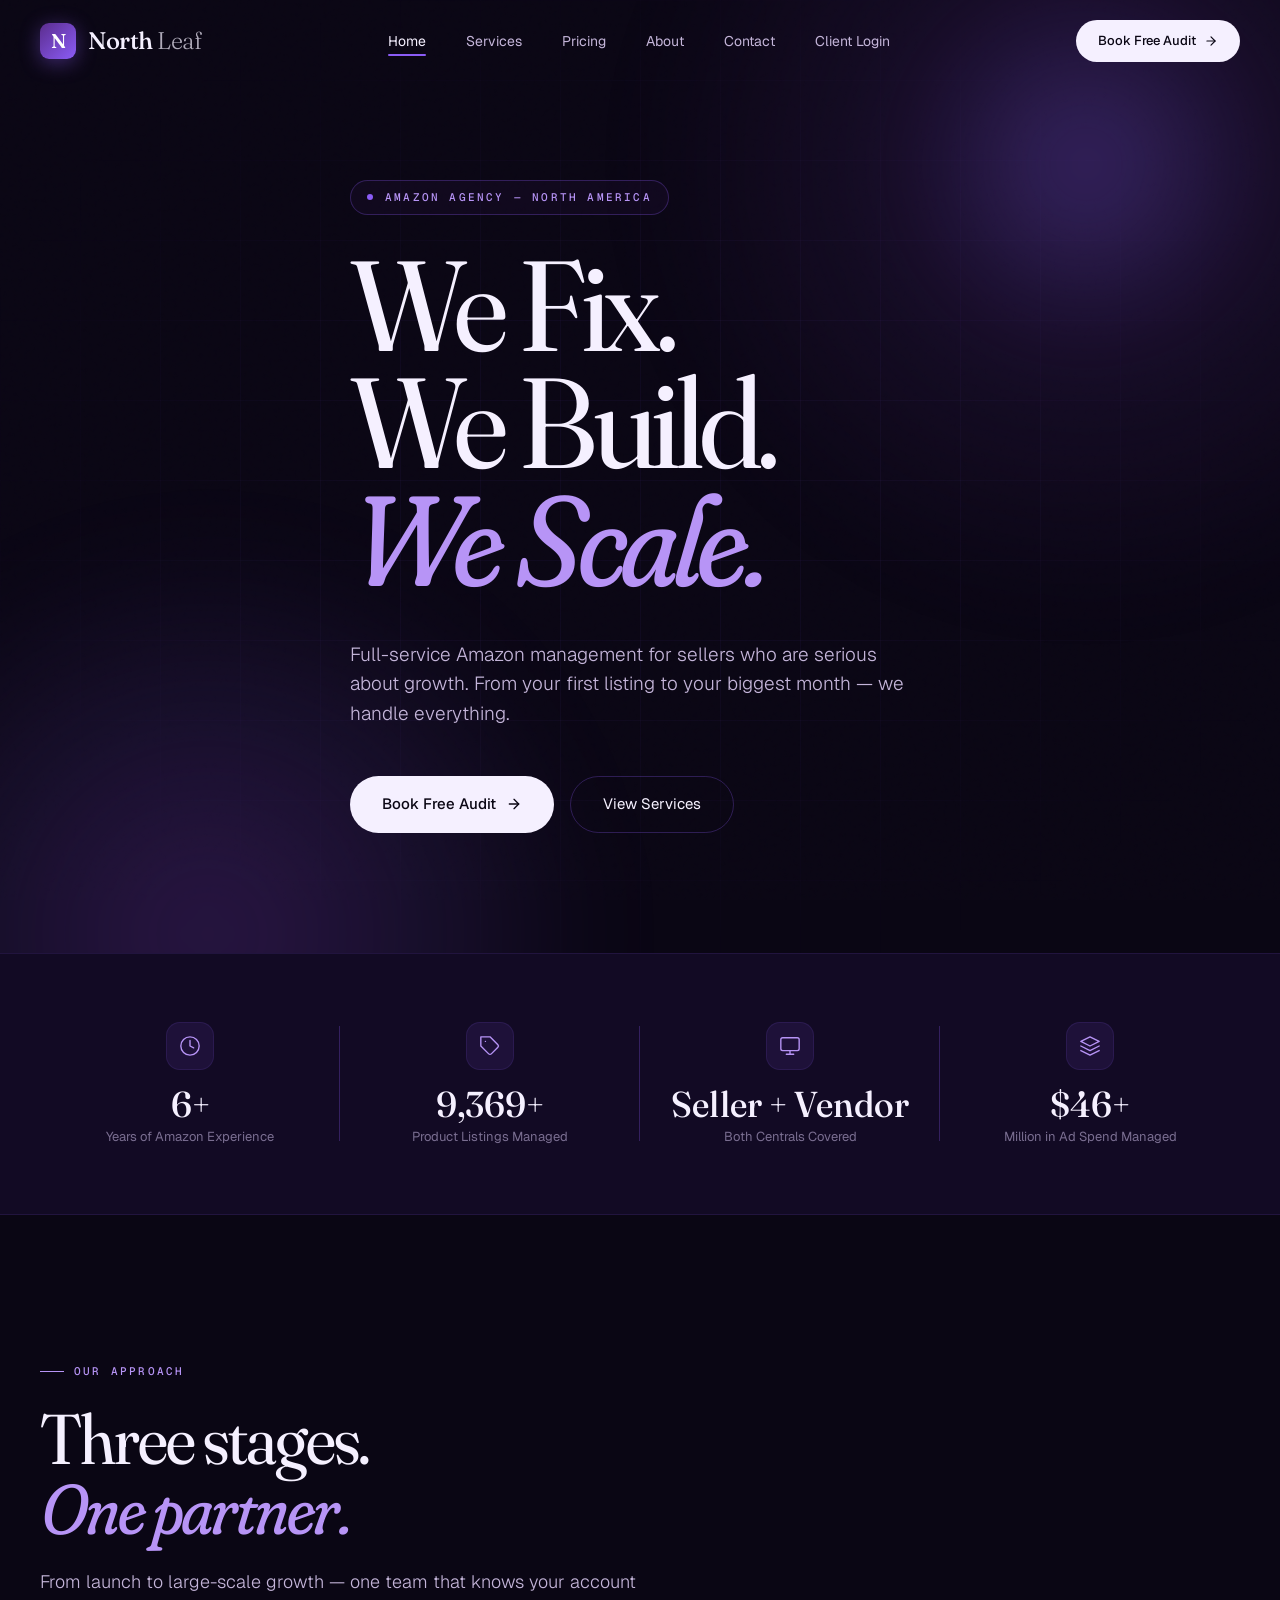
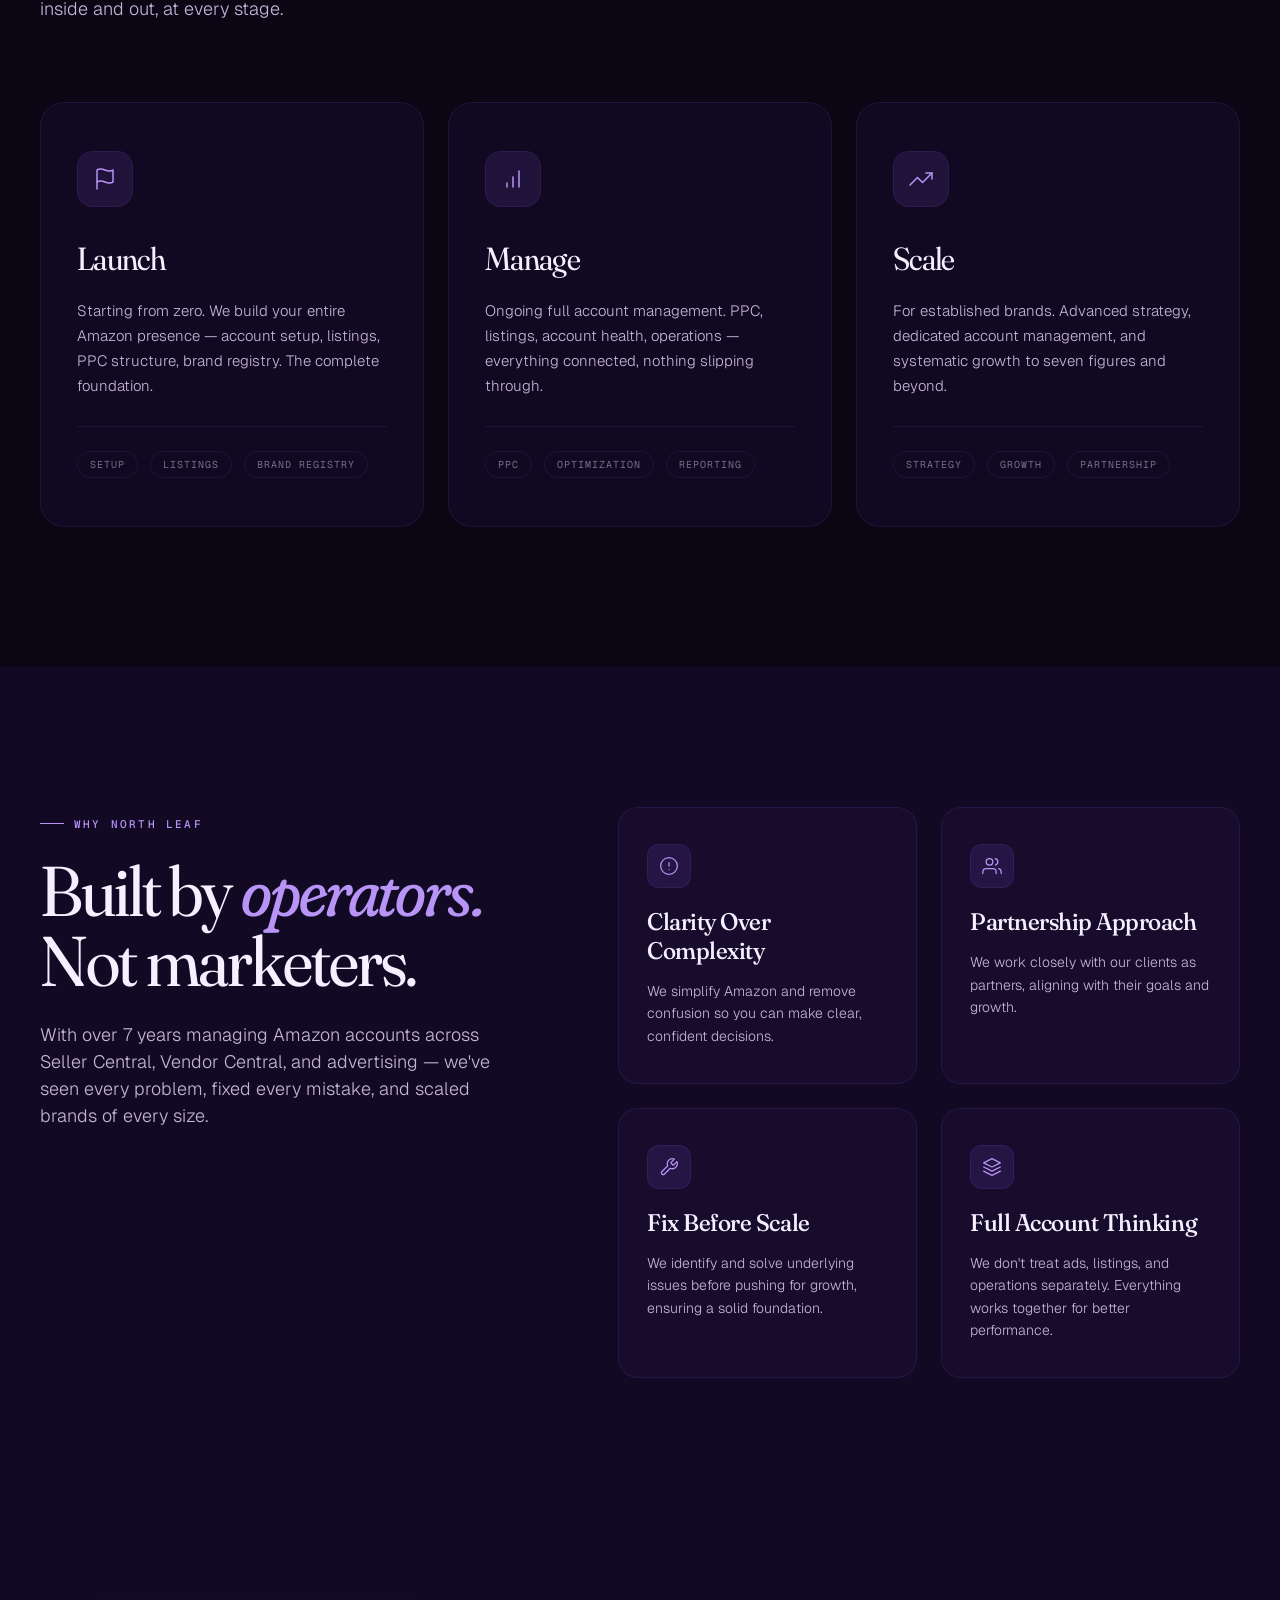
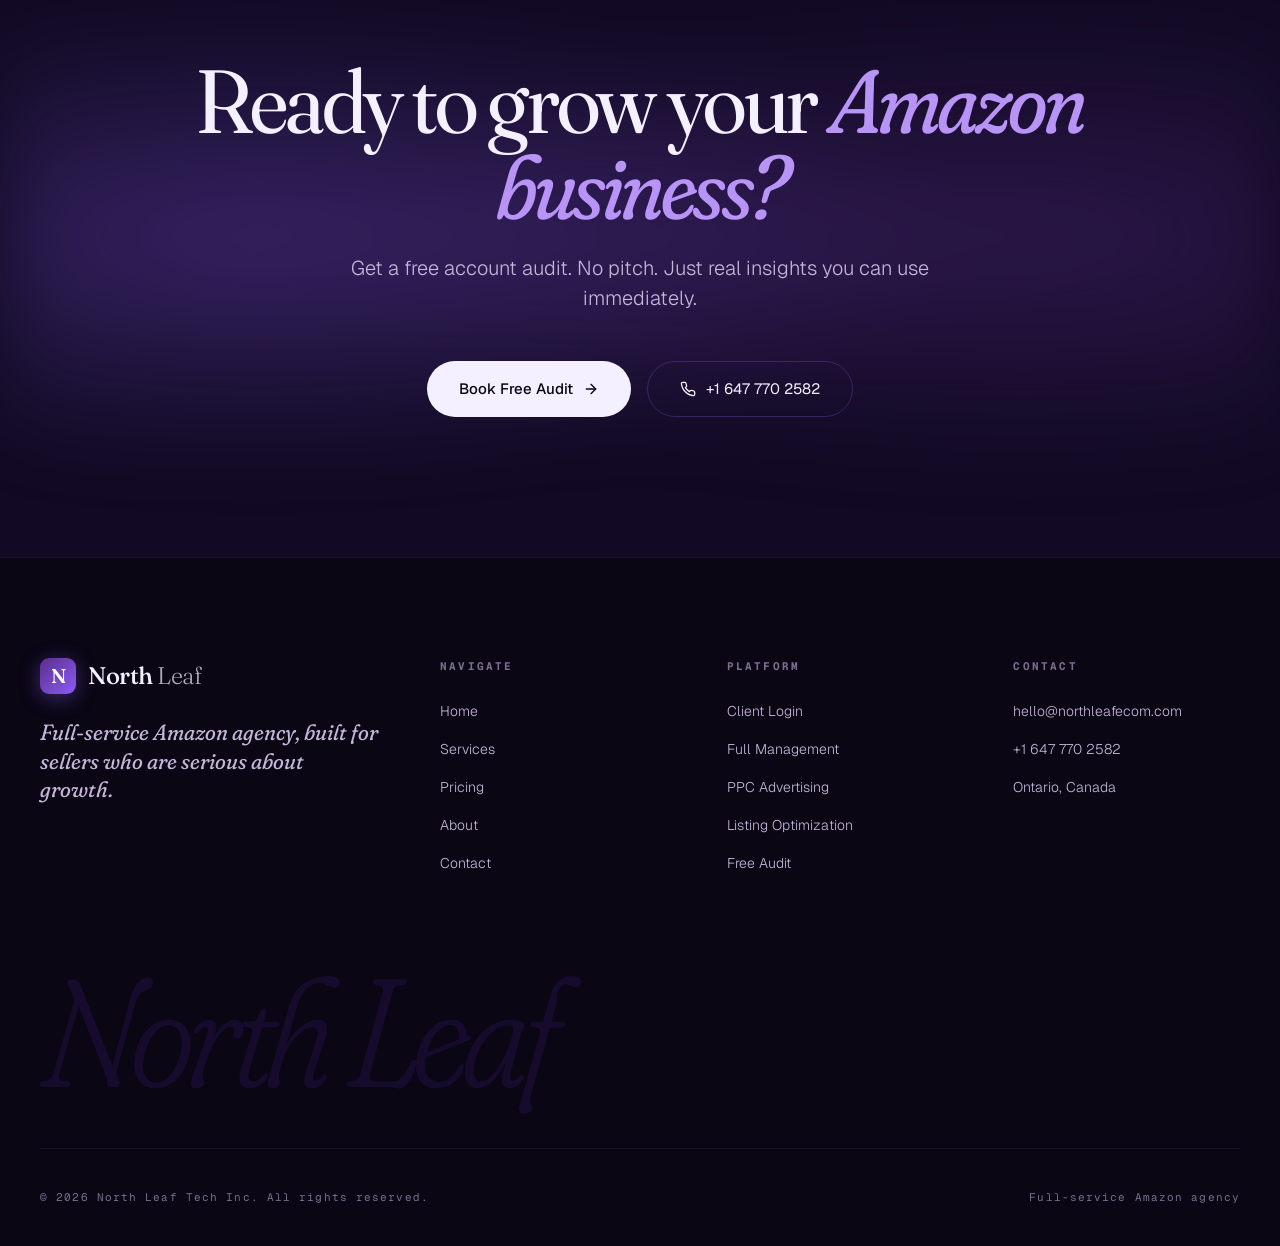
<file: index.html>
<!DOCTYPE html>
<html lang="en">
<head>
<meta charset="UTF-8">
<meta name="viewport" content="width=device-width, initial-scale=1.0">
<title>North Leaf — Full-Service Amazon Agency</title>
<meta name="description" content="Full-service Amazon account management and advertising. We fix, we build, we scale.">
<link rel="preconnect" href="https://fonts.googleapis.com">
<link rel="preconnect" href="https://fonts.gstatic.com" crossorigin>
<link href="https://fonts.googleapis.com/css2?family=Fraunces:ital,opsz,wght,SOFT@0,9..144,200..900,0..100;1,9..144,200..900,0..100&family=Geist:wght@300..800&family=Geist+Mono:wght@400..600&display=swap" rel="stylesheet">
<link rel="stylesheet" href="css/style.css">
<style>
/* ═══════════════════════════════════════════════════════════════
   HOME PAGE STYLES
   ═══════════════════════════════════════════════════════════════ */

/* HERO */
.hero {
  position: relative;
  min-height: 100vh;
  padding: 180px 0 120px;
  display: flex;
  align-items: center;
  overflow: hidden;
}

.hero-mesh {
  position: absolute;
  inset: 0;
  z-index: 1;
  overflow: hidden;
}

.hero-mesh::before {
  content: '';
  position: absolute;
  top: -30%;
  right: -20%;
  width: 900px;
  height: 900px;
  background: radial-gradient(circle, rgba(139, 92, 246, 0.35) 0%, rgba(91, 45, 142, 0.15) 30%, transparent 70%);
  filter: blur(40px);
  animation: float-mesh 18s ease-in-out infinite;
}

.hero-mesh::after {
  content: '';
  position: absolute;
  bottom: -40%;
  left: -15%;
  width: 800px;
  height: 800px;
  background: radial-gradient(circle, rgba(91, 45, 142, 0.4) 0%, rgba(139, 92, 246, 0.1) 40%, transparent 70%);
  filter: blur(50px);
  animation: float-mesh 22s ease-in-out infinite reverse;
}

.hero-grid {
  position: absolute;
  inset: 0;
  z-index: 2;
  background-image:
    linear-gradient(var(--line) 1px, transparent 1px),
    linear-gradient(90deg, var(--line) 1px, transparent 1px);
  background-size: 80px 80px;
  mask-image: radial-gradient(ellipse at center, black 30%, transparent 80%);
  opacity: 0.4;
}

.hero-content {
  position: relative;
  z-index: 10;
  max-width: 1000px;
}

.hero-label {
  display: inline-flex;
  align-items: center;
  gap: 12px;
  font-family: var(--mono);
  font-size: 11px;
  font-weight: 500;
  letter-spacing: 0.2em;
  text-transform: uppercase;
  color: var(--purple-glow);
  margin-bottom: 32px;
  padding: 8px 16px;
  border: 1px solid var(--line-strong);
  border-radius: 100px;
  background: rgba(91, 45, 142, 0.08);
  animation: fade-up 1s var(--ease) 0.2s both;
}

.hero-label-dot {
  width: 6px;
  height: 6px;
  border-radius: 50%;
  background: var(--purple-bright);
  animation: pulse-dot 2s ease-in-out infinite;
}

.hero-headline {
  font-family: var(--display);
  font-weight: 400;
  font-size: clamp(64px, 10vw, 140px);
  line-height: 0.92;
  letter-spacing: -0.04em;
  color: var(--cream);
  margin-bottom: 40px;
  font-variation-settings: 'opsz' 144, 'SOFT' 30;
}

.hero-headline-line {
  display: block;
  opacity: 0;
  transform: translateY(40px);
  animation: fade-up 1s var(--ease) forwards;
}

.hero-headline-line:nth-child(1) { animation-delay: 0.3s; }
.hero-headline-line:nth-child(2) { animation-delay: 0.5s; }
.hero-headline-line:nth-child(3) { animation-delay: 0.7s; }

.hero-headline-line.italic {
  font-style: italic;
  color: var(--purple-glow);
  font-variation-settings: 'opsz' 144, 'SOFT' 100;
}

.hero-sub {
  font-family: var(--sans);
  font-size: 19px;
  font-weight: 300;
  line-height: 1.55;
  color: var(--cream-dim);
  max-width: 580px;
  margin-bottom: 48px;
  opacity: 0;
  animation: fade-up 1s var(--ease) 0.9s forwards;
}

.hero-actions {
  display: flex;
  gap: 16px;
  flex-wrap: wrap;
  opacity: 0;
  animation: fade-up 1s var(--ease) 1.1s forwards;
}

/* SOCIAL PROOF STRIP */
.proof-strip {
  position: relative;
  z-index: 3;
  padding: 48px 0;
  border-top: 1px solid var(--line);
  border-bottom: 1px solid var(--line);
  background: var(--ink-2);
}

.proof-inner {
  display: grid;
  grid-template-columns: repeat(4, 1fr);
  gap: 0;
}

.proof-item {
  display: flex;
  flex-direction: column;
  align-items: center;
  text-align: center;
  padding: 20px 16px;
  position: relative;
}

.proof-item:not(:last-child)::after {
  content: '';
  position: absolute;
  right: 0;
  top: 15%;
  height: 70%;
  width: 1px;
  background: var(--line-strong);
}

.proof-icon {
  width: 48px;
  height: 48px;
  border-radius: 14px;
  background: rgba(139, 92, 246, 0.1);
  border: 1px solid var(--line);
  display: flex;
  align-items: center;
  justify-content: center;
  margin-bottom: 16px;
  color: var(--purple-glow);
}

.proof-num {
  font-family: var(--display);
  font-size: 36px;
  font-weight: 500;
  color: var(--cream);
  line-height: 1;
  margin-bottom: 6px;
  font-variation-settings: 'opsz' 72;
}

.proof-num sup {
  font-size: 18px;
  color: var(--purple-glow);
  vertical-align: super;
  margin-left: 2px;
}

.proof-label {
  font-family: var(--sans);
  font-size: 13px;
  color: var(--cream-faint);
  line-height: 1.4;
}

/* THREE STAGES (Home) */
.stages { background: var(--ink); }

.stages-grid {
  display: grid;
  grid-template-columns: repeat(3, 1fr);
  gap: 24px;
}

.stage {
  padding: 48px 36px;
  background: rgba(28, 16, 54, 0.4);
  border: 1px solid var(--line);
  border-radius: 24px;
  position: relative;
  overflow: hidden;
  transition: all 0.5s var(--ease);
}

.stage::before {
  content: '';
  position: absolute;
  top: 0;
  left: 0;
  right: 0;
  height: 3px;
  background: linear-gradient(90deg, transparent, var(--purple-bright), transparent);
  opacity: 0;
  transition: opacity 0.5s var(--ease);
}

.stage:hover {
  transform: translateY(-6px);
  background: rgba(139, 92, 246, 0.1);
  border-color: var(--line-strong);
}

.stage:hover::before { opacity: 1; }

.stage-icon {
  width: 56px;
  height: 56px;
  border-radius: 16px;
  background: rgba(139, 92, 246, 0.12);
  border: 1px solid var(--line);
  display: flex;
  align-items: center;
  justify-content: center;
  margin-bottom: 28px;
  color: var(--purple-glow);
  transition: all 0.4s var(--ease);
}

.stage:hover .stage-icon {
  background: rgba(139, 92, 246, 0.2);
  border-color: var(--purple-bright);
  transform: scale(1.08);
}

.stage-name {
  font-family: var(--display);
  font-size: 32px;
  font-weight: 400;
  color: var(--cream);
  margin-bottom: 16px;
  letter-spacing: -0.02em;
  font-variation-settings: 'opsz' 96, 'SOFT' 40;
}

.stage-desc {
  font-family: var(--sans);
  font-size: 15px;
  font-weight: 300;
  line-height: 1.65;
  color: var(--cream-dim);
  margin-bottom: 28px;
}

.stage-meta {
  display: flex;
  gap: 12px;
  flex-wrap: wrap;
  padding-top: 24px;
  border-top: 1px solid var(--line);
}

.stage-tag {
  font-family: var(--mono);
  font-size: 10px;
  letter-spacing: 0.1em;
  text-transform: uppercase;
  color: var(--cream-faint);
  padding: 5px 12px;
  border: 1px solid var(--line);
  border-radius: 100px;
  transition: all 0.3s var(--ease);
}

.stage:hover .stage-tag {
  border-color: var(--line-strong);
  color: var(--cream-dim);
}

/* PILLARS (Home) */
.pillars { background: var(--ink-2); }

.pillars-inner {
  display: grid;
  grid-template-columns: 1fr 1.3fr;
  gap: 100px;
  align-items: flex-start;
}

.pillars-intro { position: sticky; top: 120px; }

.pillars-grid {
  display: grid;
  grid-template-columns: 1fr 1fr;
  gap: 24px;
}

.pillar {
  padding: 36px 28px;
  background: rgba(91, 45, 142, 0.08);
  border: 1px solid var(--line);
  border-radius: 20px;
  transition: all 0.4s var(--ease);
  position: relative;
  overflow: hidden;
}

.pillar::after {
  content: '';
  position: absolute;
  top: 0;
  left: 0;
  right: 0;
  height: 2px;
  background: linear-gradient(90deg, transparent, var(--purple-bright), transparent);
  opacity: 0;
  transform: translateX(-100%);
  transition: all 0.6s var(--ease);
}

.pillar:hover {
  transform: translateY(-4px);
  background: rgba(139, 92, 246, 0.12);
  border-color: var(--line-strong);
}

.pillar:hover::after {
  opacity: 1;
  transform: translateX(0);
}

.pillar-icon {
  width: 44px;
  height: 44px;
  border-radius: 12px;
  background: rgba(139, 92, 246, 0.12);
  border: 1px solid var(--line);
  display: flex;
  align-items: center;
  justify-content: center;
  margin-bottom: 20px;
  color: var(--purple-glow);
}

.pillar-title {
  font-family: var(--display);
  font-size: 24px;
  font-weight: 500;
  color: var(--cream);
  line-height: 1.2;
  letter-spacing: -0.02em;
  margin-bottom: 14px;
  font-variation-settings: 'opsz' 72, 'SOFT' 40;
}

.pillar-desc {
  font-family: var(--sans);
  font-size: 14px;
  font-weight: 300;
  line-height: 1.6;
  color: var(--cream-dim);
}

/* CTA */
.cta {
  padding: 140px 0;
  position: relative;
  overflow: hidden;
  background: var(--ink-2);
}

.cta-bg {
  position: absolute;
  inset: 0;
  background:
    radial-gradient(ellipse at 20% 50%, rgba(139, 92, 246, 0.3) 0%, transparent 50%),
    radial-gradient(ellipse at 80% 50%, rgba(91, 45, 142, 0.35) 0%, transparent 50%);
  filter: blur(40px);
}

.cta-inner {
  position: relative;
  z-index: 2;
  text-align: center;
  max-width: 900px;
  margin: 0 auto;
}

.cta-headline {
  font-family: var(--display);
  font-weight: 400;
  font-size: clamp(48px, 7vw, 96px);
  line-height: 0.95;
  letter-spacing: -0.03em;
  color: var(--cream);
  margin-bottom: 24px;
  font-variation-settings: 'opsz' 144, 'SOFT' 40;
}

.cta-headline em {
  font-style: italic;
  color: var(--purple-glow);
  font-variation-settings: 'opsz' 144, 'SOFT' 100;
}

.cta-sub {
  font-family: var(--sans);
  font-size: 20px;
  font-weight: 300;
  color: var(--cream-dim);
  max-width: 600px;
  margin: 0 auto 48px;
  line-height: 1.5;
}

.cta-actions {
  display: flex;
  gap: 16px;
  justify-content: center;
  flex-wrap: wrap;
}

/* RESPONSIVE (HOME) */
@media (max-width: 1024px) {
  .pillars-inner { grid-template-columns: 1fr; gap: 60px; }
  .pillars-intro { position: static; }
  .stages-grid { grid-template-columns: 1fr; }
}

@media (max-width: 640px) {
  .hero { padding: 140px 0 80px; }
  .hero-actions, .cta-actions { flex-direction: column; width: 100%; }
  .proof-inner { grid-template-columns: repeat(2, 1fr); gap: 0; }
  .proof-item:nth-child(2)::after { display: none; }
  .proof-item { padding: 16px 12px; }
  .pillars-grid { grid-template-columns: 1fr; }
}
</style>
</head>
<body>

<!-- NAVIGATION -->
<nav class="nav" id="nav">
  <div class="container nav-inner">
    <a href="index.html" class="nav-brand">
      <div class="nav-logo logo-fallback" id="navLogo">N</div>
      <!-- To use your own logo, replace the div above with:
           <div class="nav-logo"><img src="images/logo.png" alt="North Leaf Logo"></div> -->
      <div class="nav-brand-text">North <span>Leaf</span></div>
    </a>
    <ul class="nav-links">
      <li><a href="index.html" class="nav-link active">Home</a></li>
      <li><a href="pages/services.html" class="nav-link">Services</a></li>
      <li><a href="pages/pricing.html" class="nav-link">Pricing</a></li>
      <li><a href="pages/about.html" class="nav-link">About</a></li>
      <li><a href="pages/contact.html" class="nav-link">Contact</a></li>
      <li><a href="login.html" class="nav-link">Client Login</a></li>
    </ul>
    <a href="pages/contact.html" class="nav-cta">
      Book Free Audit
      <svg class="nav-cta-arrow" width="14" height="14" viewBox="0 0 24 24" fill="none" stroke="currentColor" stroke-width="2" stroke-linecap="round" stroke-linejoin="round"><line x1="5" y1="12" x2="19" y2="12"></line><polyline points="12 5 19 12 12 19"></polyline></svg>
    </a>
    <div class="nav-hamburger">
      <span></span><span></span><span></span>
    </div>
  </div>
</nav>

<!-- Mobile Menu -->
<div class="mobile-menu">
  <a href="index.html">Home</a>
  <a href="pages/services.html">Services</a>
  <a href="pages/pricing.html">Pricing</a>
  <a href="pages/about.html">About</a>
  <a href="pages/contact.html">Contact</a>
  <a href="login.html">Client Login</a>
  <a href="pages/contact.html" class="btn-primary" style="margin-top: 20px;">Book Free Audit</a>
</div>

<!-- HERO -->
<section class="hero">
  <div class="hero-mesh"></div>
  <div class="hero-grid"></div>
  <div class="container">
    <div class="hero-content">
      <div class="hero-label">
        <span class="hero-label-dot"></span>
        Amazon Agency — North America
      </div>
      <h1 class="hero-headline">
        <span class="hero-headline-line">We Fix.</span>
        <span class="hero-headline-line">We Build.</span>
        <span class="hero-headline-line italic">We Scale.</span>
      </h1>
      <p class="hero-sub">Full-service Amazon management for sellers who are serious about growth. From your first listing to your biggest month — we handle everything.</p>
      <div class="hero-actions">
        <a href="pages/contact.html" class="btn-primary">
          Book Free Audit
          <svg width="16" height="16" viewBox="0 0 24 24" fill="none" stroke="currentColor" stroke-width="2" stroke-linecap="round" stroke-linejoin="round"><line x1="5" y1="12" x2="19" y2="12"></line><polyline points="12 5 19 12 12 19"></polyline></svg>
        </a>
        <a href="pages/services.html" class="btn-outline">View Services</a>
      </div>
    </div>
  </div>
</section>

<!-- SOCIAL PROOF -->
<section class="proof-strip">
  <div class="container proof-inner">
    <div class="proof-item">
      <div class="proof-icon">
        <svg width="22" height="22" viewBox="0 0 24 24" fill="none" stroke="currentColor" stroke-width="1.5" stroke-linecap="round" stroke-linejoin="round"><circle cx="12" cy="12" r="10"></circle><polyline points="12 6 12 12 16 14"></polyline></svg>
      </div>
      <div class="proof-num" data-count="7" data-suffix="+">0</div>
      <div class="proof-label">Years of Amazon Experience</div>
    </div>
    <div class="proof-item">
      <div class="proof-icon">
        <svg width="22" height="22" viewBox="0 0 24 24" fill="none" stroke="currentColor" stroke-width="1.5" stroke-linecap="round" stroke-linejoin="round"><path d="M20.59 13.41l-7.17 7.17a2 2 0 0 1-2.83 0L2 12V2h10l8.59 8.59a2 2 0 0 1 0 2.82z"></path><line x1="7" y1="7" x2="7.01" y2="7"></line></svg>
      </div>
      <div class="proof-num" data-count="10000" data-suffix="+">0</div>
      <div class="proof-label">Product Listings Managed</div>
    </div>
    <div class="proof-item">
      <div class="proof-icon">
        <svg width="22" height="22" viewBox="0 0 24 24" fill="none" stroke="currentColor" stroke-width="1.5" stroke-linecap="round" stroke-linejoin="round"><rect x="2" y="3" width="20" height="14" rx="2" ry="2"></rect><line x1="8" y1="21" x2="16" y2="21"></line><line x1="12" y1="17" x2="12" y2="21"></line></svg>
      </div>
      <div class="proof-num">Seller + Vendor</div>
      <div class="proof-label">Both Centrals Covered</div>
    </div>
    <div class="proof-item">
      <div class="proof-icon">
        <svg width="22" height="22" viewBox="0 0 24 24" fill="none" stroke="currentColor" stroke-width="1.5" stroke-linecap="round" stroke-linejoin="round"><path d="M12 2L2 7l10 5 10-5-10-5z"></path><path d="M2 17l10 5 10-5"></path><path d="M2 12l10 5 10-5"></path></svg>
      </div>
      <div class="proof-num" data-count="50" data-suffix="+" data-prefix="$">0</div>
      <div class="proof-label">Million in Ad Spend Managed</div>
    </div>
  </div>
</section>

<!-- THREE STAGES -->
<section class="section stages">
  <div class="container">
    <div class="reveal">
      <div class="section-label">Our Approach</div>
      <h2 class="section-title">Three stages.<br><em>One partner.</em></h2>
      <p class="section-sub">From launch to large-scale growth — one team that knows your account inside and out, at every stage.</p>
    </div>
    <div class="stages-grid">
      <div class="stage reveal reveal-delay-1">
        <div class="stage-icon">
          <svg width="24" height="24" viewBox="0 0 24 24" fill="none" stroke="currentColor" stroke-width="1.5" stroke-linecap="round" stroke-linejoin="round"><path d="M4 15s1-1 4-1 5 2 8 2 4-1 4-1V3s-1 1-4 1-5-2-8-2-4 1-4 1z"></path><line x1="4" y1="22" x2="4" y2="15"></line></svg>
        </div>
        <h3 class="stage-name">Launch</h3>
        <p class="stage-desc">Starting from zero. We build your entire Amazon presence — account setup, listings, PPC structure, brand registry. The complete foundation.</p>
        <div class="stage-meta">
          <span class="stage-tag">Setup</span>
          <span class="stage-tag">Listings</span>
          <span class="stage-tag">Brand Registry</span>
        </div>
      </div>
      <div class="stage reveal reveal-delay-2">
        <div class="stage-icon">
          <svg width="24" height="24" viewBox="0 0 24 24" fill="none" stroke="currentColor" stroke-width="1.5" stroke-linecap="round" stroke-linejoin="round"><path d="M12 20V10"></path><path d="M18 20V4"></path><path d="M6 20v-4"></path></svg>
        </div>
        <h3 class="stage-name">Manage</h3>
        <p class="stage-desc">Ongoing full account management. PPC, listings, account health, operations — everything connected, nothing slipping through.</p>
        <div class="stage-meta">
          <span class="stage-tag">PPC</span>
          <span class="stage-tag">Optimization</span>
          <span class="stage-tag">Reporting</span>
        </div>
      </div>
      <div class="stage reveal reveal-delay-3">
        <div class="stage-icon">
          <svg width="24" height="24" viewBox="0 0 24 24" fill="none" stroke="currentColor" stroke-width="1.5" stroke-linecap="round" stroke-linejoin="round"><polyline points="23 6 13.5 15.5 8.5 10.5 1 18"></polyline><polyline points="17 6 23 6 23 12"></polyline></svg>
        </div>
        <h3 class="stage-name">Scale</h3>
        <p class="stage-desc">For established brands. Advanced strategy, dedicated account management, and systematic growth to seven figures and beyond.</p>
        <div class="stage-meta">
          <span class="stage-tag">Strategy</span>
          <span class="stage-tag">Growth</span>
          <span class="stage-tag">Partnership</span>
        </div>
      </div>
    </div>
  </div>
</section>

<!-- PILLARS -->
<section class="section pillars">
  <div class="container">
    <div class="pillars-inner">
      <div class="pillars-intro reveal">
        <div class="section-label">Why North Leaf</div>
        <h2 class="section-title">Built by <em>operators.</em> Not marketers.</h2>
        <p class="section-sub">With over 7 years managing Amazon accounts across Seller Central, Vendor Central, and advertising — we've seen every problem, fixed every mistake, and scaled brands of every size.</p>
      </div>
      <div class="pillars-grid">
        <div class="pillar reveal reveal-delay-1">
          <div class="pillar-icon">
            <svg width="20" height="20" viewBox="0 0 24 24" fill="none" stroke="currentColor" stroke-width="1.5" stroke-linecap="round" stroke-linejoin="round"><circle cx="12" cy="12" r="10"></circle><line x1="12" y1="8" x2="12" y2="12"></line><line x1="12" y1="16" x2="12.01" y2="16"></line></svg>
          </div>
          <h3 class="pillar-title">Clarity Over Complexity</h3>
          <p class="pillar-desc">We simplify Amazon and remove confusion so you can make clear, confident decisions.</p>
        </div>
        <div class="pillar reveal reveal-delay-2">
          <div class="pillar-icon">
            <svg width="20" height="20" viewBox="0 0 24 24" fill="none" stroke="currentColor" stroke-width="1.5" stroke-linecap="round" stroke-linejoin="round"><path d="M17 21v-2a4 4 0 0 0-4-4H5a4 4 0 0 0-4 4v2"></path><circle cx="9" cy="7" r="4"></circle><path d="M23 21v-2a4 4 0 0 0-3-3.87"></path><path d="M16 3.13a4 4 0 0 1 0 7.75"></path></svg>
          </div>
          <h3 class="pillar-title">Partnership Approach</h3>
          <p class="pillar-desc">We work closely with our clients as partners, aligning with their goals and growth.</p>
        </div>
        <div class="pillar reveal reveal-delay-3">
          <div class="pillar-icon">
            <svg width="20" height="20" viewBox="0 0 24 24" fill="none" stroke="currentColor" stroke-width="1.5" stroke-linecap="round" stroke-linejoin="round"><path d="M14.7 6.3a1 1 0 0 0 0 1.4l1.6 1.6a1 1 0 0 0 1.4 0l3.77-3.77a6 6 0 0 1-7.94 7.94l-6.91 6.91a2.12 2.12 0 0 1-3-3l6.91-6.91a6 6 0 0 1 7.94-7.94l-3.76 3.76z"></path></svg>
          </div>
          <h3 class="pillar-title">Fix Before Scale</h3>
          <p class="pillar-desc">We identify and solve underlying issues before pushing for growth, ensuring a solid foundation.</p>
        </div>
        <div class="pillar reveal reveal-delay-4">
          <div class="pillar-icon">
            <svg width="20" height="20" viewBox="0 0 24 24" fill="none" stroke="currentColor" stroke-width="1.5" stroke-linecap="round" stroke-linejoin="round"><path d="M12 2L2 7l10 5 10-5-10-5z"></path><path d="M2 17l10 5 10-5"></path><path d="M2 12l10 5 10-5"></path></svg>
          </div>
          <h3 class="pillar-title">Full Account Thinking</h3>
          <p class="pillar-desc">We don't treat ads, listings, and operations separately. Everything works together for better performance.</p>
        </div>
      </div>
    </div>
  </div>
</section>

<!-- CTA -->
<section class="cta">
  <div class="cta-bg"></div>
  <div class="container">
    <div class="cta-inner reveal">
      <h2 class="cta-headline">Ready to grow your <em>Amazon business?</em></h2>
      <p class="cta-sub">Get a free account audit. No pitch. Just real insights you can use immediately.</p>
      <div class="cta-actions">
        <a href="pages/contact.html" class="btn-primary">
          Book Free Audit
          <svg width="16" height="16" viewBox="0 0 24 24" fill="none" stroke="currentColor" stroke-width="2" stroke-linecap="round" stroke-linejoin="round"><line x1="5" y1="12" x2="19" y2="12"></line><polyline points="12 5 19 12 12 19"></polyline></svg>
        </a>
        <a href="tel:+16477702582" class="btn-outline">
          <svg width="16" height="16" viewBox="0 0 24 24" fill="none" stroke="currentColor" stroke-width="2" stroke-linecap="round" stroke-linejoin="round"><path d="M22 16.92v3a2 2 0 0 1-2.18 2 19.79 19.79 0 0 1-8.63-3.07 19.5 19.5 0 0 1-6-6 19.79 19.79 0 0 1-3.07-8.67A2 2 0 0 1 4.11 2h3a2 2 0 0 1 2 1.72 12.84 12.84 0 0 0 .7 2.81 2 2 0 0 1-.45 2.11L8.09 9.91a16 16 0 0 0 6 6l1.27-1.27a2 2 0 0 1 2.11-.45 12.84 12.84 0 0 0 2.81.7A2 2 0 0 1 22 16.92z"></path></svg>
          +1 647 770 2582
        </a>
      </div>
    </div>
  </div>
</section>

<!-- FOOTER -->
<footer class="footer">
  <div class="container">
    <div class="footer-grid">
      <div class="footer-brand">
        <a href="index.html" class="nav-brand">
          <div class="nav-logo logo-fallback">N</div>
          <div class="nav-brand-text">North <span>Leaf</span></div>
        </a>
        <p class="footer-tagline">Full-service Amazon agency, built for sellers who are serious about growth.</p>
      </div>
      <div class="footer-col">
        <h4 class="footer-heading">Navigate</h4>
        <ul class="footer-list">
          <li><a href="index.html">Home</a></li>
          <li><a href="pages/services.html">Services</a></li>
          <li><a href="pages/pricing.html">Pricing</a></li>
          <li><a href="pages/about.html">About</a></li>
          <li><a href="pages/contact.html">Contact</a></li>
        </ul>
      </div>
      <div class="footer-col">
        <h4 class="footer-heading">Platform</h4>
        <ul class="footer-list">
          <li><a href="login.html">Client Login</a></li>
          <li><a href="pages/services.html">Full Management</a></li>
          <li><a href="pages/services.html">PPC Advertising</a></li>
          <li><a href="pages/services.html">Listing Optimization</a></li>
          <li><a href="pages/contact.html">Free Audit</a></li>
        </ul>
      </div>
      <div class="footer-col">
        <h4 class="footer-heading">Contact</h4>
        <ul class="footer-list">
          <li><a href="mailto:hello@northleafecom.com">hello@northleafecom.com</a></li>
          <li><a href="tel:+16477702582">+1 647 770 2582</a></li>
          <li><a href="#">Ontario, Canada</a></li>
        </ul>
      </div>
    </div>
    <div class="footer-brand-text">North Leaf</div>
    <div class="footer-bottom">
      <div>&copy; 2026 North Leaf Tech Inc. All rights reserved.</div>
      <div>Full-service Amazon agency</div>
    </div>
  </div>
</footer>

<script src="js/main.js"></script>
</body>
</html>
</file>
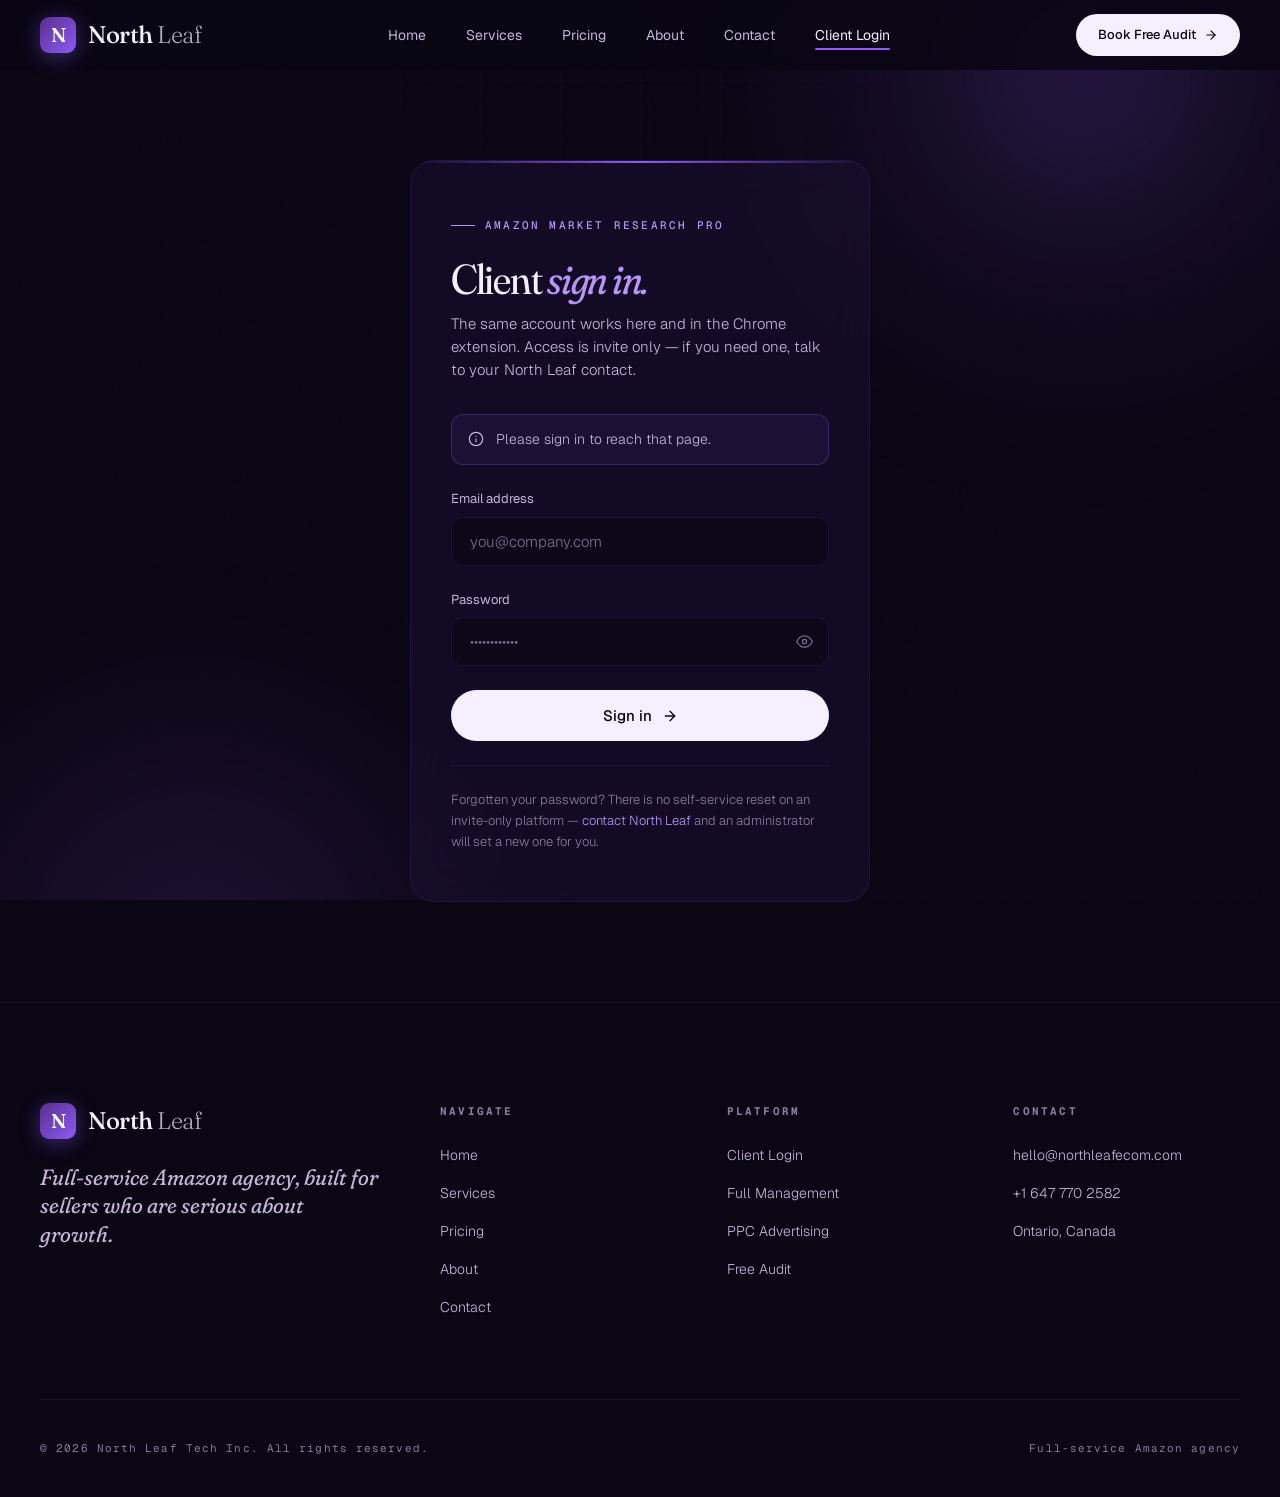
<file: dashboard/index.html>
<!DOCTYPE html>
<html lang="en">
<head>
<meta charset="UTF-8">
<meta name="viewport" content="width=device-width, initial-scale=1.0">
<title>Market Analysis — North Leaf</title>
<meta name="description" content="Market KPIs, charts and Research Opportunity Scores.">
<meta name="robots" content="noindex, nofollow">
<link rel="preconnect" href="https://fonts.googleapis.com">
<link rel="preconnect" href="https://fonts.gstatic.com" crossorigin>
<link href="https://fonts.googleapis.com/css2?family=Fraunces:ital,opsz,wght,SOFT@0,9..144,200..900,0..100;1,9..144,200..900,0..100&family=Geist:wght@300..800&family=Geist+Mono:wght@400..600&display=swap" rel="stylesheet">
<link rel="stylesheet" href="../css/style.css">
<link rel="stylesheet" href="../assets/css/tokens.css">
<link rel="stylesheet" href="../assets/css/dashboard.css">
</head>
<body class="dash-body">

<a href="#dashMain" class="skip-link">Skip to content</a>

<div class="dash-atmosphere" aria-hidden="true"></div>
<div class="dash-grid-lines" aria-hidden="true"></div>

<!-- NAVIGATION — identical markup to the marketing pages -->
<nav class="nav scrolled" id="nav">
  <div class="container nav-inner">
    <a href="../index.html" class="nav-brand">
      <div class="nav-logo logo-fallback">N</div>
      <div class="nav-brand-text">North <span>Leaf</span></div>
    </a>
    <ul class="nav-links">
      <li><a href="../index.html" class="nav-link">Home</a></li>
      <li><a href="../pages/services.html" class="nav-link">Services</a></li>
      <li><a href="../pages/pricing.html" class="nav-link">Pricing</a></li>
      <li><a href="../pages/about.html" class="nav-link">About</a></li>
      <li><a href="../pages/contact.html" class="nav-link">Contact</a></li>
      <li><a href="../dashboard/" class="nav-link active">Dashboard</a></li>
    </ul>
    <a href="../pages/contact.html" class="nav-cta">
      Book Free Audit
      <svg class="nav-cta-arrow" width="14" height="14" viewBox="0 0 24 24" fill="none" stroke="currentColor" stroke-width="2" stroke-linecap="round" stroke-linejoin="round"><line x1="5" y1="12" x2="19" y2="12"></line><polyline points="12 5 19 12 12 19"></polyline></svg>
    </a>
    <div class="nav-hamburger">
      <span></span><span></span><span></span>
    </div>
  </div>
</nav>

<!-- Mobile Menu -->
<div class="mobile-menu">
  <a href="../dashboard/">Dashboard</a>
  <a href="../index.html">Home</a>
  <a href="../pages/services.html">Services</a>
  <a href="../pages/pricing.html">Pricing</a>
  <a href="../pages/about.html">About</a>
  <a href="../pages/contact.html">Contact</a>
  <a href="../pages/contact.html" class="btn-primary" style="margin-top: 20px;">Book Free Audit</a>
</div>

<div class="dash-shell">
  <div class="container">
    <div class="dash-layout">

      <aside class="dash-side" id="dashSide" aria-label="Account and sections"></aside>

      <main class="dash-main" id="dashMain">
        <header class="dash-head">
          <div class="dash-eyebrow">Amazon Market Research Pro</div>
          <h1 class="dash-title">Market <em>analysis.</em></h1>
          <p class="dash-sub">Seven headline KPIs, six charts and the Research Opportunity Score — every figure computed by the research API, never in your browser.</p>
        </header>

        <div id="sourceRoot"></div>

        <div id="viewRoot" class="stack"></div>
      </main>

    </div>
  </div>
</div>

<!-- FOOTER — identical markup to the marketing pages -->
<footer class="footer">
  <div class="container">
    <div class="footer-grid">
      <div class="footer-brand">
        <a href="../index.html" class="nav-brand">
          <div class="nav-logo logo-fallback">N</div>
          <div class="nav-brand-text">North <span>Leaf</span></div>
        </a>
        <p class="footer-tagline">Full-service Amazon agency, built for sellers who are serious about growth.</p>
      </div>
      <div class="footer-col">
        <h3 class="footer-heading">Research</h3>
        <ul class="footer-list">
          <li><a href="../dashboard/">Market Analysis</a></li>
          <li><a href="../dashboard/market-share.html">Market Share</a></li>
          <li><a href="../dashboard/portfolio.html">My Products</a></li>
        </ul>
      </div>
      <div class="footer-col">
        <h3 class="footer-heading">Navigate</h3>
        <ul class="footer-list">
          <li><a href="../index.html">Home</a></li>
          <li><a href="../pages/services.html">Services</a></li>
          <li><a href="../pages/pricing.html">Pricing</a></li>
          <li><a href="../pages/contact.html">Contact</a></li>
        </ul>
      </div>
      <div class="footer-col">
        <h3 class="footer-heading">Contact</h3>
        <ul class="footer-list">
          <li><a href="mailto:hello@northleafecom.com">hello@northleafecom.com</a></li>
          <li><a href="tel:+16477702582">+1 647 770 2582</a></li>
          <li><a href="#">Ontario, Canada</a></li>
        </ul>
      </div>
    </div>
    <div class="footer-bottom">
      <div>&copy; 2026 North Leaf Tech Inc. All rights reserved.</div>
      <div>Full-service Amazon agency</div>
    </div>
  </div>
</footer>

<script src="../js/main.js"></script>
<script src="../assets/js/env.js"></script>
<script src="../assets/vendor/supabase.umd.js"></script>
<script src="../assets/vendor/chart.umd.js"></script>
<script type="module" src="../assets/js/boot/analysis.js"></script>
</body>
</html>
</file>
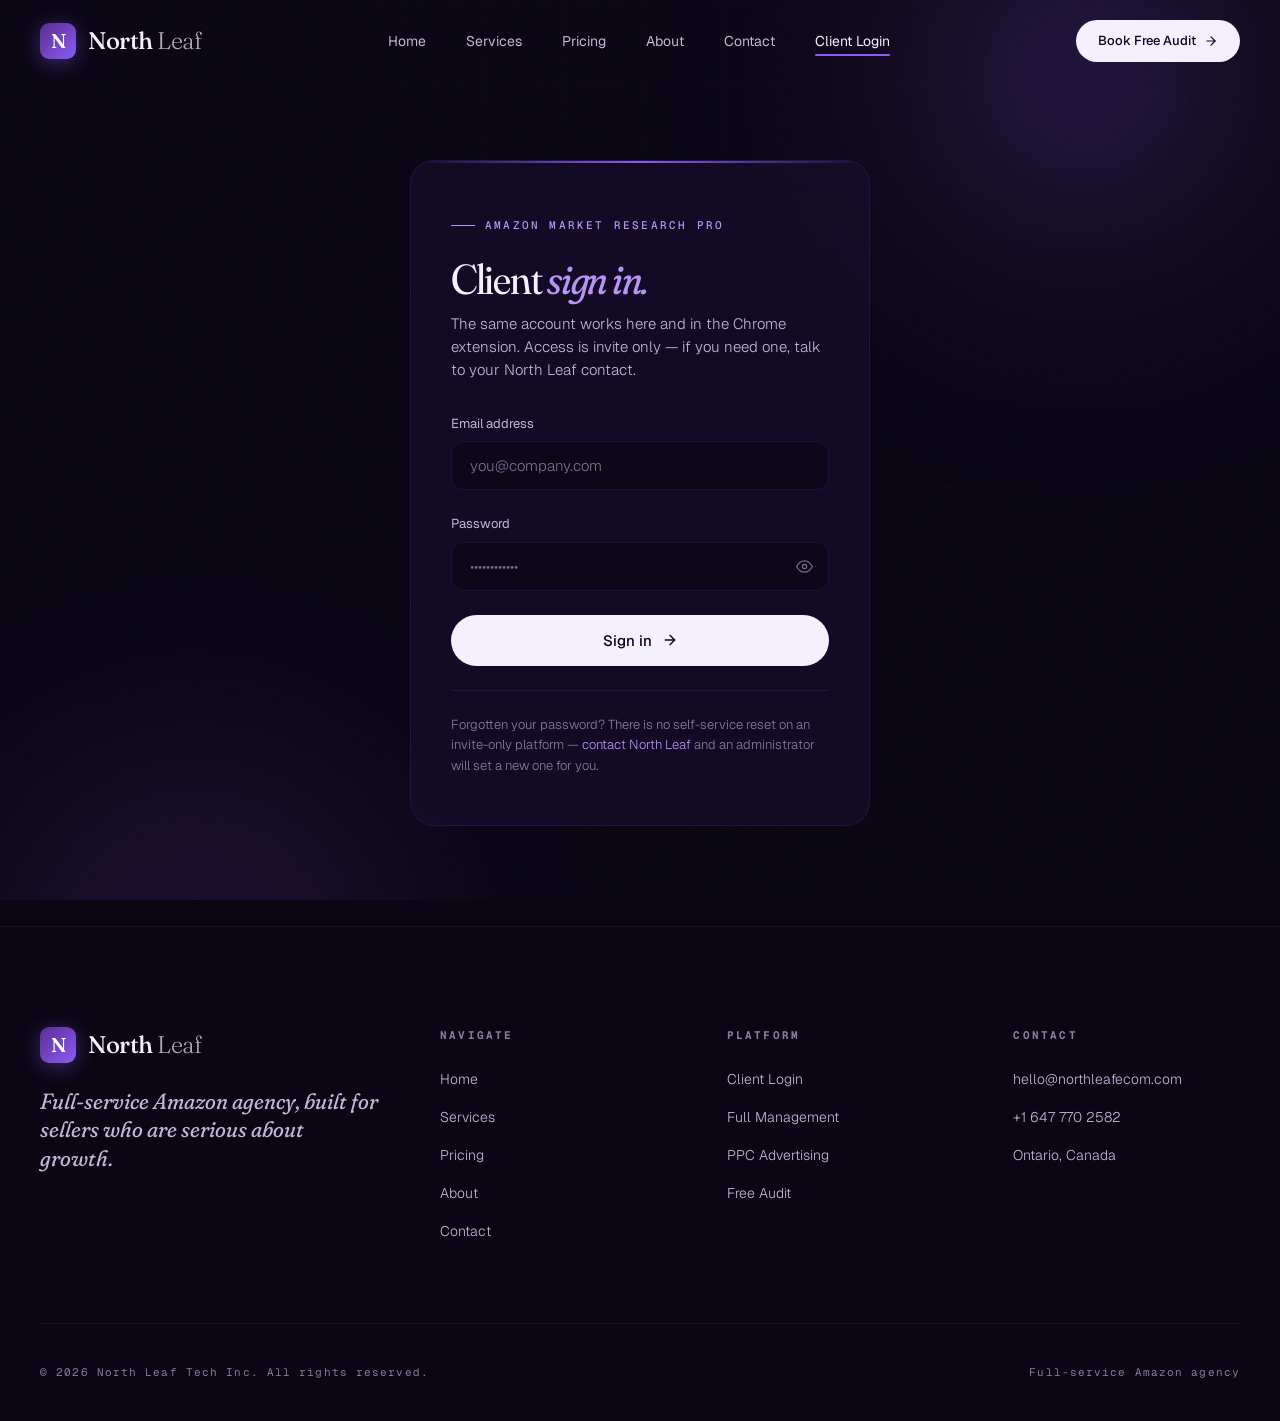
<file: login.html>
<!DOCTYPE html>
<html lang="en">
<head>
<meta charset="UTF-8">
<meta name="viewport" content="width=device-width, initial-scale=1.0">
<title>Client Login — North Leaf</title>
<meta name="description" content="Sign in to the North Leaf research platform.">
<meta name="robots" content="noindex, nofollow">
<link rel="preconnect" href="https://fonts.googleapis.com">
<link rel="preconnect" href="https://fonts.gstatic.com" crossorigin>
<link href="https://fonts.googleapis.com/css2?family=Fraunces:ital,opsz,wght,SOFT@0,9..144,200..900,0..100;1,9..144,200..900,0..100&family=Geist:wght@300..800&family=Geist+Mono:wght@400..600&display=swap" rel="stylesheet">
<link rel="stylesheet" href="css/style.css">
<link rel="stylesheet" href="assets/css/tokens.css">
<link rel="stylesheet" href="assets/css/dashboard.css">
</head>
<body class="dash-body">

<a href="#loginMain" class="skip-link">Skip to sign in</a>

<div class="dash-atmosphere" aria-hidden="true"></div>
<div class="dash-grid-lines" aria-hidden="true"></div>

<!-- NAVIGATION — identical markup to the marketing pages -->
<nav class="nav" id="nav">
  <div class="container nav-inner">
    <a href="index.html" class="nav-brand">
      <div class="nav-logo logo-fallback">N</div>
      <div class="nav-brand-text">North <span>Leaf</span></div>
    </a>
    <ul class="nav-links">
      <li><a href="index.html" class="nav-link">Home</a></li>
      <li><a href="pages/services.html" class="nav-link">Services</a></li>
      <li><a href="pages/pricing.html" class="nav-link">Pricing</a></li>
      <li><a href="pages/about.html" class="nav-link">About</a></li>
      <li><a href="pages/contact.html" class="nav-link">Contact</a></li>
      <li><a href="login.html" class="nav-link active">Client Login</a></li>
    </ul>
    <a href="pages/contact.html" class="nav-cta">
      Book Free Audit
      <svg class="nav-cta-arrow" width="14" height="14" viewBox="0 0 24 24" fill="none" stroke="currentColor" stroke-width="2" stroke-linecap="round" stroke-linejoin="round"><line x1="5" y1="12" x2="19" y2="12"></line><polyline points="12 5 19 12 12 19"></polyline></svg>
    </a>
    <div class="nav-hamburger">
      <span></span><span></span><span></span>
    </div>
  </div>
</nav>

<!-- Mobile Menu -->
<div class="mobile-menu">
  <a href="index.html">Home</a>
  <a href="pages/services.html">Services</a>
  <a href="pages/pricing.html">Pricing</a>
  <a href="pages/about.html">About</a>
  <a href="pages/contact.html">Contact</a>
  <a href="login.html">Client Login</a>
  <a href="pages/contact.html" class="btn-primary" style="margin-top: 20px;">Book Free Audit</a>
</div>

<main class="auth-main" id="loginMain">
  <div class="container" style="display:flex;justify-content:center">
    <div class="auth-card">
      <div class="auth-label">Amazon Market Research Pro</div>
      <h1 class="auth-title">Client <em>sign in.</em></h1>
      <p class="auth-sub">
        The same account works here and in the Chrome extension. Access is invite
        only — if you need one, talk to your North Leaf contact.
      </p>

      <div class="alert alert-error" id="loginError" hidden role="alert">
        <svg width="16" height="16" viewBox="0 0 24 24" fill="none" stroke="currentColor" stroke-width="1.8" stroke-linecap="round" stroke-linejoin="round" aria-hidden="true"><path d="M10.29 3.86L1.82 18a2 2 0 0 0 1.71 3h16.94a2 2 0 0 0 1.71-3L13.71 3.86a2 2 0 0 0-3.42 0z"></path><line x1="12" y1="9" x2="12" y2="13"></line><line x1="12" y1="17" x2="12.01" y2="17"></line></svg>
        <div><strong id="loginErrorTitle"></strong><span id="loginErrorText"></span></div>
      </div>

      <div class="alert" id="loginNotice" hidden role="status">
        <svg width="16" height="16" viewBox="0 0 24 24" fill="none" stroke="currentColor" stroke-width="1.8" stroke-linecap="round" stroke-linejoin="round" aria-hidden="true"><circle cx="12" cy="12" r="10"></circle><line x1="12" y1="16" x2="12" y2="12"></line><line x1="12" y1="8" x2="12.01" y2="8"></line></svg>
        <div><span id="loginNoticeText"></span></div>
      </div>

      <form class="auth-form" id="loginForm" novalidate>
        <div class="form-group">
          <label class="form-label" for="email">Email address</label>
          <input class="form-input" type="email" id="email" name="email"
                 autocomplete="username" required autocapitalize="none"
                 spellcheck="false" placeholder="you@company.com">
        </div>

        <div class="form-group">
          <label class="form-label" for="password">Password</label>
          <div class="field-with-action">
            <input class="form-input" type="password" id="password" name="password"
                   autocomplete="current-password" required placeholder="••••••••••••">
            <button type="button" class="field-action" id="togglePassword"
                    aria-label="Show password" aria-pressed="false">
              <svg width="17" height="17" viewBox="0 0 24 24" fill="none" stroke="currentColor" stroke-width="1.7" stroke-linecap="round" stroke-linejoin="round" aria-hidden="true"><path d="M1 12s4-8 11-8 11 8 11 8-4 8-11 8-11-8-11-8z"></path><circle cx="12" cy="12" r="3"></circle></svg>
            </button>
          </div>
        </div>

        <button type="submit" class="form-submit" id="loginSubmit">
          <span id="loginSubmitText">Sign in</span>
          <svg width="16" height="16" viewBox="0 0 24 24" fill="none" stroke="currentColor" stroke-width="2" stroke-linecap="round" stroke-linejoin="round" aria-hidden="true"><line x1="5" y1="12" x2="19" y2="12"></line><polyline points="12 5 19 12 12 19"></polyline></svg>
        </button>
      </form>

      <p class="auth-foot">
        Forgotten your password? There is no self-service reset on an invite-only
        platform — <a href="pages/contact.html">contact North Leaf</a> and an
        administrator will set a new one for you.
      </p>
    </div>
  </div>
</main>

<!-- FOOTER — identical markup to the marketing pages -->
<footer class="footer">
  <div class="container">
    <div class="footer-grid">
      <div class="footer-brand">
        <a href="index.html" class="nav-brand">
          <div class="nav-logo logo-fallback">N</div>
          <div class="nav-brand-text">North <span>Leaf</span></div>
        </a>
        <p class="footer-tagline">Full-service Amazon agency, built for sellers who are serious about growth.</p>
      </div>
      <div class="footer-col">
        <h3 class="footer-heading">Navigate</h3>
        <ul class="footer-list">
          <li><a href="index.html">Home</a></li>
          <li><a href="pages/services.html">Services</a></li>
          <li><a href="pages/pricing.html">Pricing</a></li>
          <li><a href="pages/about.html">About</a></li>
          <li><a href="pages/contact.html">Contact</a></li>
        </ul>
      </div>
      <div class="footer-col">
        <h3 class="footer-heading">Platform</h3>
        <ul class="footer-list">
          <li><a href="login.html">Client Login</a></li>
          <li><a href="pages/services.html">Full Management</a></li>
          <li><a href="pages/services.html">PPC Advertising</a></li>
          <li><a href="pages/contact.html">Free Audit</a></li>
        </ul>
      </div>
      <div class="footer-col">
        <h3 class="footer-heading">Contact</h3>
        <ul class="footer-list">
          <li><a href="mailto:hello@northleafecom.com">hello@northleafecom.com</a></li>
          <li><a href="tel:+16477702582">+1 647 770 2582</a></li>
          <li><a href="#">Ontario, Canada</a></li>
        </ul>
      </div>
    </div>
    <div class="footer-bottom">
      <div>&copy; 2026 North Leaf Tech Inc. All rights reserved.</div>
      <div>Full-service Amazon agency</div>
    </div>
  </div>
</footer>

<script src="js/main.js"></script>
<script src="assets/js/env.js"></script>
<script src="assets/vendor/supabase.umd.js"></script>
<script type="module" src="assets/js/login.js"></script>
</body>
</html>
</file>
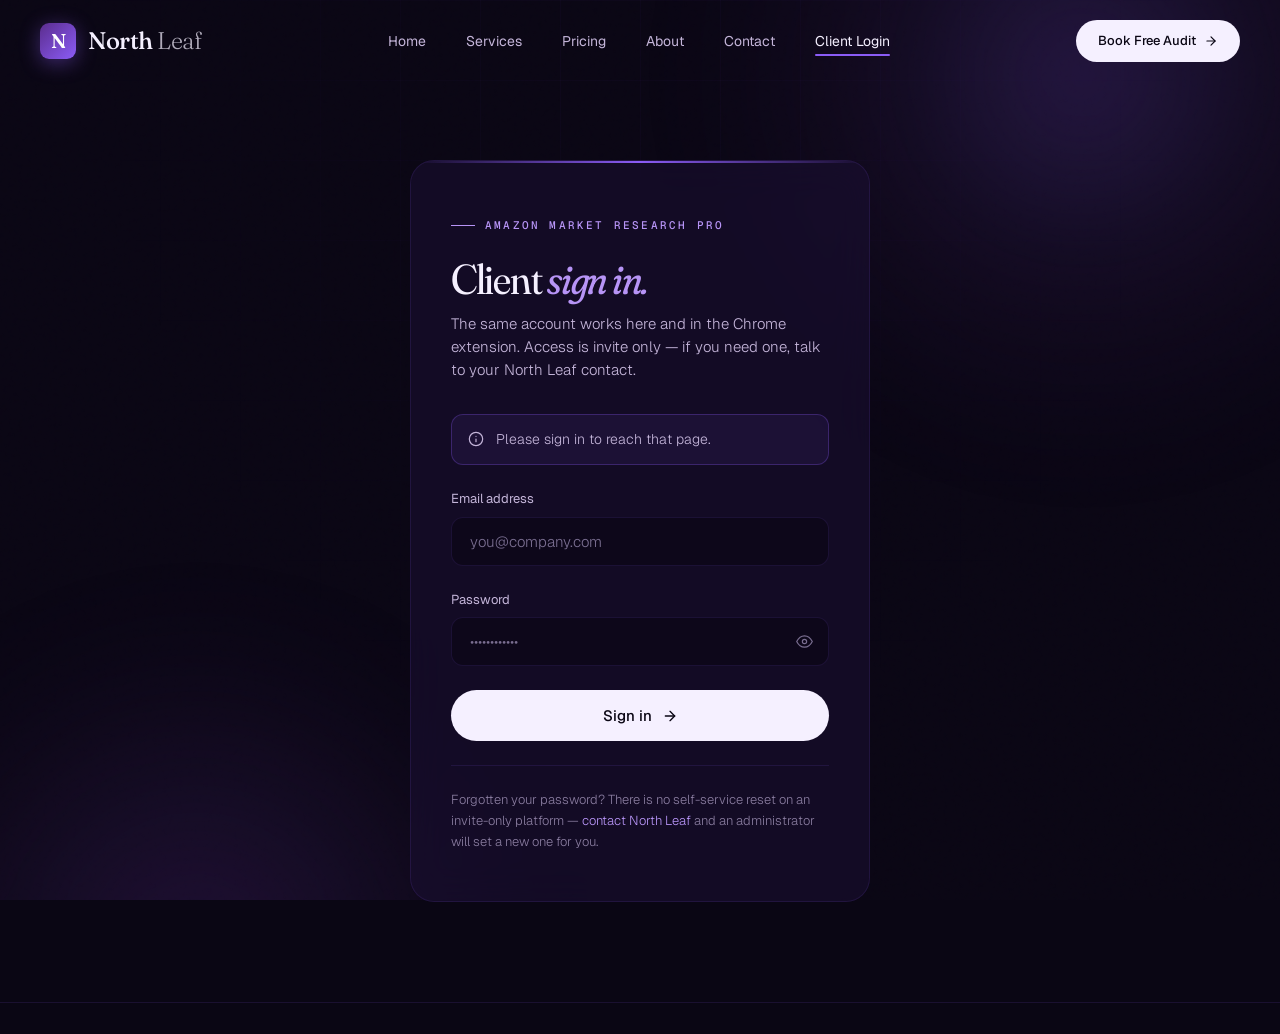
<file: dashboard/admin.html>
<!DOCTYPE html>
<html lang="en">
<head>
<meta charset="UTF-8">
<meta name="viewport" content="width=device-width, initial-scale=1.0">
<title>Administration — North Leaf</title>
<meta name="description" content="Manage accounts, quotas, access and platform controls.">
<meta name="robots" content="noindex, nofollow">
<link rel="preconnect" href="https://fonts.googleapis.com">
<link rel="preconnect" href="https://fonts.gstatic.com" crossorigin>
<link href="https://fonts.googleapis.com/css2?family=Fraunces:ital,opsz,wght,SOFT@0,9..144,200..900,0..100;1,9..144,200..900,0..100&family=Geist:wght@300..800&family=Geist+Mono:wght@400..600&display=swap" rel="stylesheet">
<link rel="stylesheet" href="../css/style.css">
<link rel="stylesheet" href="../assets/css/tokens.css">
<link rel="stylesheet" href="../assets/css/dashboard.css">
</head>
<body class="dash-body">

<a href="#dashMain" class="skip-link">Skip to content</a>

<div class="dash-atmosphere" aria-hidden="true"></div>
<div class="dash-grid-lines" aria-hidden="true"></div>

<!-- NAVIGATION — identical markup to the marketing pages -->
<nav class="nav scrolled" id="nav">
  <div class="container nav-inner">
    <a href="../index.html" class="nav-brand">
      <div class="nav-logo logo-fallback">N</div>
      <div class="nav-brand-text">North <span>Leaf</span></div>
    </a>
    <ul class="nav-links">
      <li><a href="../index.html" class="nav-link">Home</a></li>
      <li><a href="../pages/services.html" class="nav-link">Services</a></li>
      <li><a href="../pages/pricing.html" class="nav-link">Pricing</a></li>
      <li><a href="../pages/about.html" class="nav-link">About</a></li>
      <li><a href="../pages/contact.html" class="nav-link">Contact</a></li>
      <li><a href="../dashboard/" class="nav-link active">Dashboard</a></li>
    </ul>
    <a href="../pages/contact.html" class="nav-cta">
      Book Free Audit
      <svg class="nav-cta-arrow" width="14" height="14" viewBox="0 0 24 24" fill="none" stroke="currentColor" stroke-width="2" stroke-linecap="round" stroke-linejoin="round"><line x1="5" y1="12" x2="19" y2="12"></line><polyline points="12 5 19 12 12 19"></polyline></svg>
    </a>
    <div class="nav-hamburger">
      <span></span><span></span><span></span>
    </div>
  </div>
</nav>

<!-- Mobile Menu -->
<div class="mobile-menu">
  <a href="../dashboard/">Dashboard</a>
  <a href="../index.html">Home</a>
  <a href="../pages/services.html">Services</a>
  <a href="../pages/pricing.html">Pricing</a>
  <a href="../pages/about.html">About</a>
  <a href="../pages/contact.html">Contact</a>
  <a href="../pages/contact.html" class="btn-primary" style="margin-top: 20px;">Book Free Audit</a>
</div>

<div class="dash-shell">
  <div class="container">
    <div class="dash-layout">

      <aside class="dash-side" id="dashSide" aria-label="Account and sections"></aside>

      <main class="dash-main" id="dashMain">
        <header class="dash-head">
          <div class="dash-eyebrow">Control Plane</div>
          <h1 class="dash-title">Admin<em>istration.</em></h1>
          <p class="dash-sub">Accounts, quotas, access expiry, usage and the global kill switch. Every action is authorised server-side and written to the audit trail.</p>
        </header>

        <div id="viewRoot" class="stack"></div>
      </main>

    </div>
  </div>
</div>

<!-- FOOTER — identical markup to the marketing pages -->
<footer class="footer">
  <div class="container">
    <div class="footer-grid">
      <div class="footer-brand">
        <a href="../index.html" class="nav-brand">
          <div class="nav-logo logo-fallback">N</div>
          <div class="nav-brand-text">North <span>Leaf</span></div>
        </a>
        <p class="footer-tagline">Full-service Amazon agency, built for sellers who are serious about growth.</p>
      </div>
      <div class="footer-col">
        <h3 class="footer-heading">Research</h3>
        <ul class="footer-list">
          <li><a href="../dashboard/">Market Analysis</a></li>
          <li><a href="../dashboard/market-share.html">Market Share</a></li>
          <li><a href="../dashboard/portfolio.html">My Products</a></li>
        </ul>
      </div>
      <div class="footer-col">
        <h3 class="footer-heading">Navigate</h3>
        <ul class="footer-list">
          <li><a href="../index.html">Home</a></li>
          <li><a href="../pages/services.html">Services</a></li>
          <li><a href="../pages/pricing.html">Pricing</a></li>
          <li><a href="../pages/contact.html">Contact</a></li>
        </ul>
      </div>
      <div class="footer-col">
        <h3 class="footer-heading">Contact</h3>
        <ul class="footer-list">
          <li><a href="mailto:hello@northleafecom.com">hello@northleafecom.com</a></li>
          <li><a href="tel:+16477702582">+1 647 770 2582</a></li>
          <li><a href="#">Ontario, Canada</a></li>
        </ul>
      </div>
    </div>
    <div class="footer-bottom">
      <div>&copy; 2026 North Leaf Tech Inc. All rights reserved.</div>
      <div>Full-service Amazon agency</div>
    </div>
  </div>
</footer>

<script src="../js/main.js"></script>
<script src="../assets/js/env.js"></script>
<script src="../assets/vendor/supabase.umd.js"></script>
<script src="../assets/vendor/chart.umd.js"></script>
<script type="module" src="../assets/js/boot/admin.js"></script>
</body>
</html>
</file>
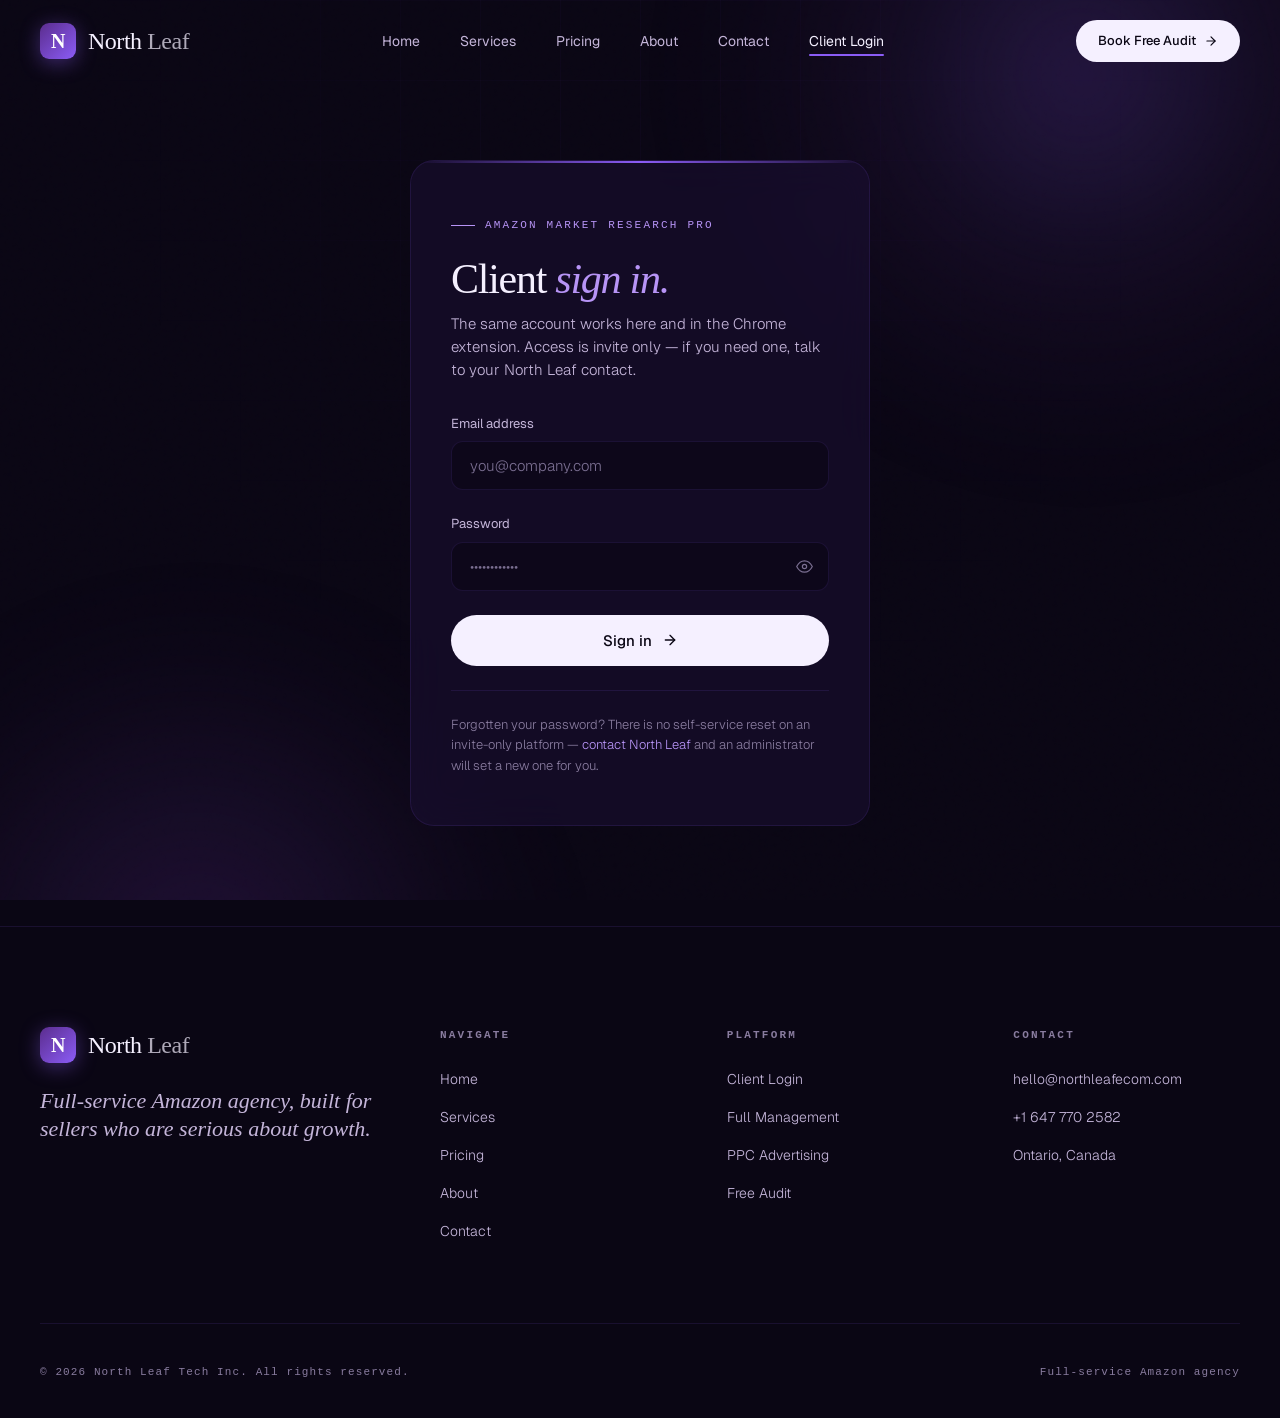
<file: dashboard/market-share.html>
<!DOCTYPE html>
<html lang="en">
<head>
<meta charset="UTF-8">
<meta name="viewport" content="width=device-width, initial-scale=1.0">
<title>Market Share — North Leaf</title>
<meta name="description" content="Brand market share, concentration and competitive diagnostics.">
<meta name="robots" content="noindex, nofollow">
<link rel="preconnect" href="https://fonts.googleapis.com">
<link rel="preconnect" href="https://fonts.gstatic.com" crossorigin>
<link href="https://fonts.googleapis.com/css2?family=Fraunces:ital,opsz,wght,SOFT@0,9..144,200..900,0..100;1,9..144,200..900,0..100&family=Geist:wght@300..800&family=Geist+Mono:wght@400..600&display=swap" rel="stylesheet">
<link rel="stylesheet" href="../css/style.css">
<link rel="stylesheet" href="../assets/css/tokens.css">
<link rel="stylesheet" href="../assets/css/dashboard.css">
</head>
<body class="dash-body">

<a href="#dashMain" class="skip-link">Skip to content</a>

<div class="dash-atmosphere" aria-hidden="true"></div>
<div class="dash-grid-lines" aria-hidden="true"></div>

<!-- NAVIGATION — identical markup to the marketing pages -->
<nav class="nav scrolled" id="nav">
  <div class="container nav-inner">
    <a href="../index.html" class="nav-brand">
      <div class="nav-logo logo-fallback">N</div>
      <div class="nav-brand-text">North <span>Leaf</span></div>
    </a>
    <ul class="nav-links">
      <li><a href="../index.html" class="nav-link">Home</a></li>
      <li><a href="../pages/services.html" class="nav-link">Services</a></li>
      <li><a href="../pages/pricing.html" class="nav-link">Pricing</a></li>
      <li><a href="../pages/about.html" class="nav-link">About</a></li>
      <li><a href="../pages/contact.html" class="nav-link">Contact</a></li>
      <li><a href="../dashboard/" class="nav-link active">Dashboard</a></li>
    </ul>
    <a href="../pages/contact.html" class="nav-cta">
      Book Free Audit
      <svg class="nav-cta-arrow" width="14" height="14" viewBox="0 0 24 24" fill="none" stroke="currentColor" stroke-width="2" stroke-linecap="round" stroke-linejoin="round"><line x1="5" y1="12" x2="19" y2="12"></line><polyline points="12 5 19 12 12 19"></polyline></svg>
    </a>
    <div class="nav-hamburger">
      <span></span><span></span><span></span>
    </div>
  </div>
</nav>

<!-- Mobile Menu -->
<div class="mobile-menu">
  <a href="../dashboard/">Dashboard</a>
  <a href="../index.html">Home</a>
  <a href="../pages/services.html">Services</a>
  <a href="../pages/pricing.html">Pricing</a>
  <a href="../pages/about.html">About</a>
  <a href="../pages/contact.html">Contact</a>
  <a href="../pages/contact.html" class="btn-primary" style="margin-top: 20px;">Book Free Audit</a>
</div>

<div class="dash-shell">
  <div class="container">
    <div class="dash-layout">

      <aside class="dash-side" id="dashSide" aria-label="Account and sections"></aside>

      <main class="dash-main" id="dashMain">
        <header class="dash-head">
          <div class="dash-eyebrow">Brand Intelligence</div>
          <h1 class="dash-title">Market <em>share.</em></h1>
          <p class="dash-sub">Who owns the category, how concentrated it is, and where your brand actually sits against the leader.</p>
        </header>

        <div id="sourceRoot"></div>

        <div id="viewRoot" class="stack"></div>
      </main>

    </div>
  </div>
</div>

<!-- FOOTER — identical markup to the marketing pages -->
<footer class="footer">
  <div class="container">
    <div class="footer-grid">
      <div class="footer-brand">
        <a href="../index.html" class="nav-brand">
          <div class="nav-logo logo-fallback">N</div>
          <div class="nav-brand-text">North <span>Leaf</span></div>
        </a>
        <p class="footer-tagline">Full-service Amazon agency, built for sellers who are serious about growth.</p>
      </div>
      <div class="footer-col">
        <h3 class="footer-heading">Research</h3>
        <ul class="footer-list">
          <li><a href="../dashboard/">Market Analysis</a></li>
          <li><a href="../dashboard/market-share.html">Market Share</a></li>
          <li><a href="../dashboard/portfolio.html">My Products</a></li>
        </ul>
      </div>
      <div class="footer-col">
        <h3 class="footer-heading">Navigate</h3>
        <ul class="footer-list">
          <li><a href="../index.html">Home</a></li>
          <li><a href="../pages/services.html">Services</a></li>
          <li><a href="../pages/pricing.html">Pricing</a></li>
          <li><a href="../pages/contact.html">Contact</a></li>
        </ul>
      </div>
      <div class="footer-col">
        <h3 class="footer-heading">Contact</h3>
        <ul class="footer-list">
          <li><a href="mailto:hello@northleafecom.com">hello@northleafecom.com</a></li>
          <li><a href="tel:+16477702582">+1 647 770 2582</a></li>
          <li><a href="#">Ontario, Canada</a></li>
        </ul>
      </div>
    </div>
    <div class="footer-bottom">
      <div>&copy; 2026 North Leaf Tech Inc. All rights reserved.</div>
      <div>Full-service Amazon agency</div>
    </div>
  </div>
</footer>

<script src="../js/main.js"></script>
<script src="../assets/js/env.js"></script>
<script src="../assets/vendor/supabase.umd.js"></script>
<script src="../assets/vendor/chart.umd.js"></script>
<script type="module" src="../assets/js/boot/market-share.js"></script>
</body>
</html>
</file>
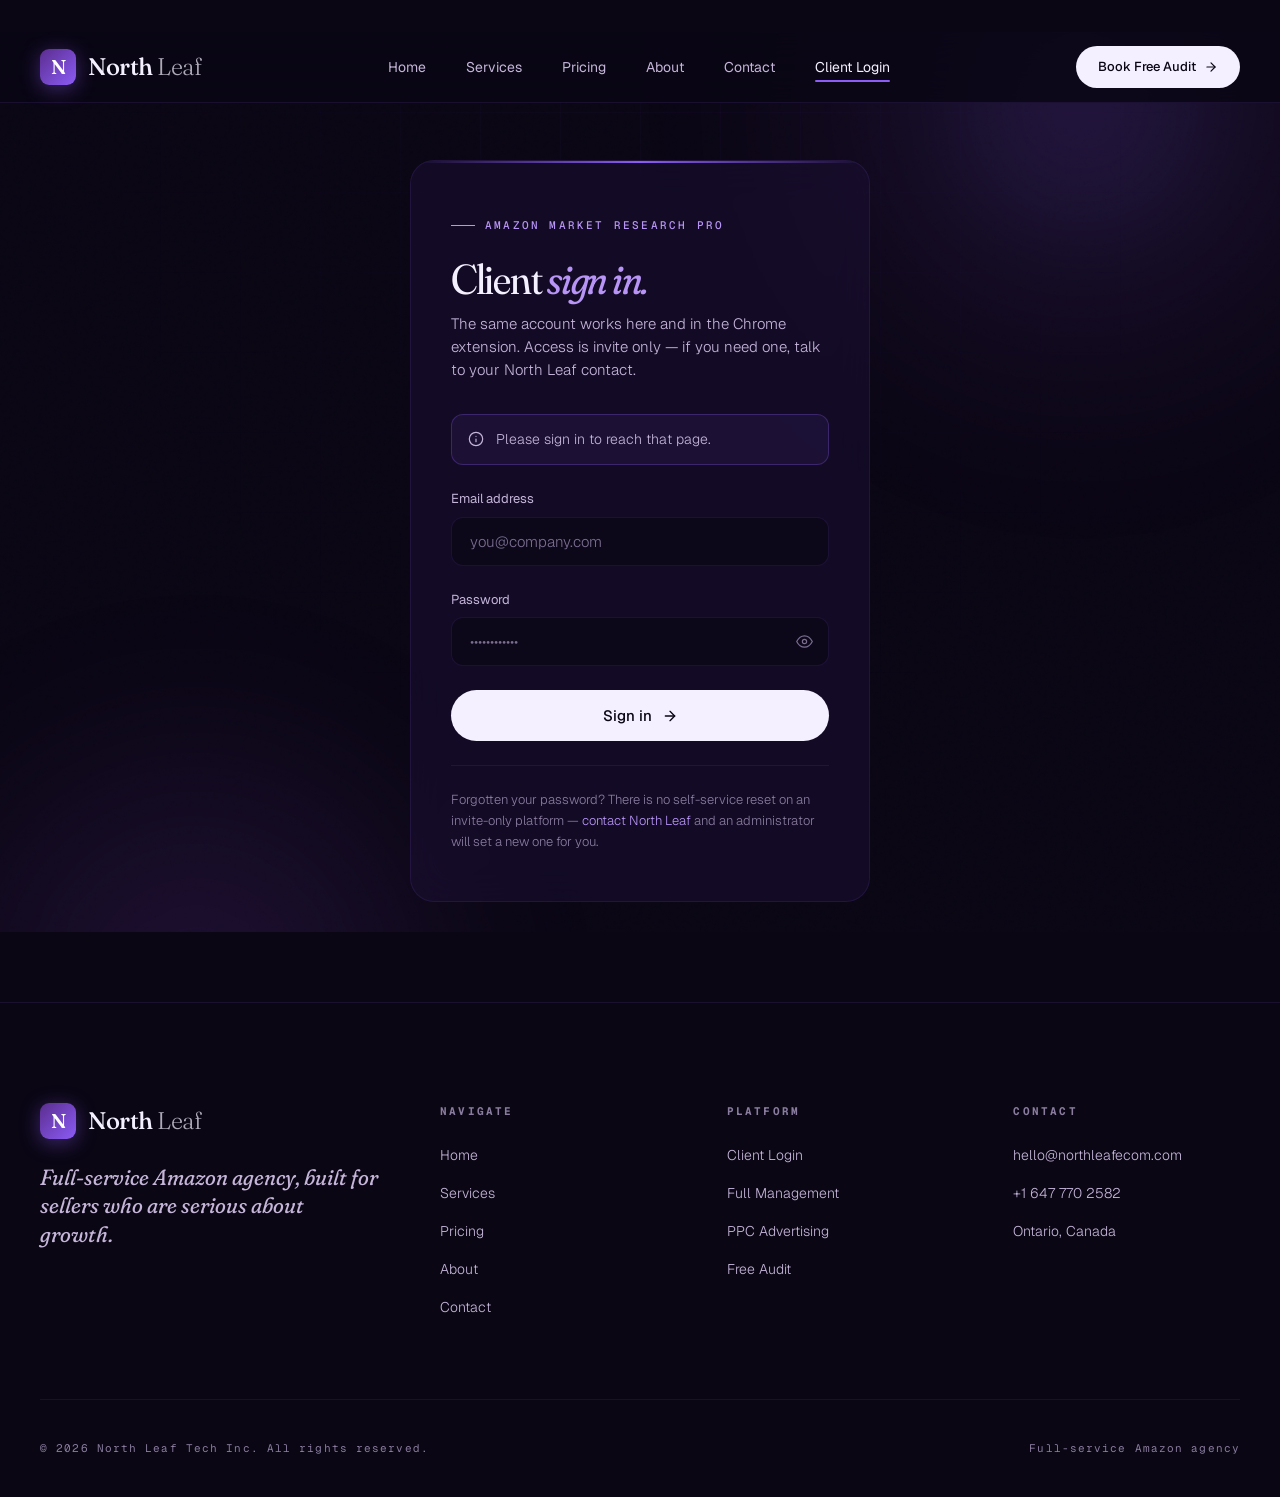
<file: dashboard/portfolio.html>
<!DOCTYPE html>
<html lang="en">
<head>
<meta charset="UTF-8">
<meta name="viewport" content="width=device-width, initial-scale=1.0">
<title>My Products — North Leaf</title>
<meta name="description" content="Portfolio totals, variation families and per-listing estimates.">
<meta name="robots" content="noindex, nofollow">
<link rel="preconnect" href="https://fonts.googleapis.com">
<link rel="preconnect" href="https://fonts.gstatic.com" crossorigin>
<link href="https://fonts.googleapis.com/css2?family=Fraunces:ital,opsz,wght,SOFT@0,9..144,200..900,0..100;1,9..144,200..900,0..100&family=Geist:wght@300..800&family=Geist+Mono:wght@400..600&display=swap" rel="stylesheet">
<link rel="stylesheet" href="../css/style.css">
<link rel="stylesheet" href="../assets/css/tokens.css">
<link rel="stylesheet" href="../assets/css/dashboard.css">
</head>
<body class="dash-body">

<a href="#dashMain" class="skip-link">Skip to content</a>

<div class="dash-atmosphere" aria-hidden="true"></div>
<div class="dash-grid-lines" aria-hidden="true"></div>

<!-- NAVIGATION — identical markup to the marketing pages -->
<nav class="nav scrolled" id="nav">
  <div class="container nav-inner">
    <a href="../index.html" class="nav-brand">
      <div class="nav-logo logo-fallback">N</div>
      <div class="nav-brand-text">North <span>Leaf</span></div>
    </a>
    <ul class="nav-links">
      <li><a href="../index.html" class="nav-link">Home</a></li>
      <li><a href="../pages/services.html" class="nav-link">Services</a></li>
      <li><a href="../pages/pricing.html" class="nav-link">Pricing</a></li>
      <li><a href="../pages/about.html" class="nav-link">About</a></li>
      <li><a href="../pages/contact.html" class="nav-link">Contact</a></li>
      <li><a href="../dashboard/" class="nav-link active">Dashboard</a></li>
    </ul>
    <a href="../pages/contact.html" class="nav-cta">
      Book Free Audit
      <svg class="nav-cta-arrow" width="14" height="14" viewBox="0 0 24 24" fill="none" stroke="currentColor" stroke-width="2" stroke-linecap="round" stroke-linejoin="round"><line x1="5" y1="12" x2="19" y2="12"></line><polyline points="12 5 19 12 12 19"></polyline></svg>
    </a>
    <div class="nav-hamburger">
      <span></span><span></span><span></span>
    </div>
  </div>
</nav>

<!-- Mobile Menu -->
<div class="mobile-menu">
  <a href="../dashboard/">Dashboard</a>
  <a href="../index.html">Home</a>
  <a href="../pages/services.html">Services</a>
  <a href="../pages/pricing.html">Pricing</a>
  <a href="../pages/about.html">About</a>
  <a href="../pages/contact.html">Contact</a>
  <a href="../pages/contact.html" class="btn-primary" style="margin-top: 20px;">Book Free Audit</a>
</div>

<div class="dash-shell">
  <div class="container">
    <div class="dash-layout">

      <aside class="dash-side" id="dashSide" aria-label="Account and sections"></aside>

      <main class="dash-main" id="dashMain">
        <header class="dash-head">
          <div class="dash-eyebrow">Portfolio</div>
          <h1 class="dash-title">My <em>products.</em></h1>
          <p class="dash-sub">Your tracked listings with server-scored unit and revenue estimates, rolled up by variation family.</p>
        </header>

        <div id="sourceRoot"></div>

        <div id="viewRoot" class="stack"></div>
      </main>

    </div>
  </div>
</div>

<!-- FOOTER — identical markup to the marketing pages -->
<footer class="footer">
  <div class="container">
    <div class="footer-grid">
      <div class="footer-brand">
        <a href="../index.html" class="nav-brand">
          <div class="nav-logo logo-fallback">N</div>
          <div class="nav-brand-text">North <span>Leaf</span></div>
        </a>
        <p class="footer-tagline">Full-service Amazon agency, built for sellers who are serious about growth.</p>
      </div>
      <div class="footer-col">
        <h3 class="footer-heading">Research</h3>
        <ul class="footer-list">
          <li><a href="../dashboard/">Market Analysis</a></li>
          <li><a href="../dashboard/market-share.html">Market Share</a></li>
          <li><a href="../dashboard/portfolio.html">My Products</a></li>
        </ul>
      </div>
      <div class="footer-col">
        <h3 class="footer-heading">Navigate</h3>
        <ul class="footer-list">
          <li><a href="../index.html">Home</a></li>
          <li><a href="../pages/services.html">Services</a></li>
          <li><a href="../pages/pricing.html">Pricing</a></li>
          <li><a href="../pages/contact.html">Contact</a></li>
        </ul>
      </div>
      <div class="footer-col">
        <h3 class="footer-heading">Contact</h3>
        <ul class="footer-list">
          <li><a href="mailto:hello@northleafecom.com">hello@northleafecom.com</a></li>
          <li><a href="tel:+16477702582">+1 647 770 2582</a></li>
          <li><a href="#">Ontario, Canada</a></li>
        </ul>
      </div>
    </div>
    <div class="footer-bottom">
      <div>&copy; 2026 North Leaf Tech Inc. All rights reserved.</div>
      <div>Full-service Amazon agency</div>
    </div>
  </div>
</footer>

<script src="../js/main.js"></script>
<script src="../assets/js/env.js"></script>
<script src="../assets/vendor/supabase.umd.js"></script>
<script src="../assets/vendor/chart.umd.js"></script>
<script type="module" src="../assets/js/boot/portfolio.js"></script>
</body>
</html>
</file>
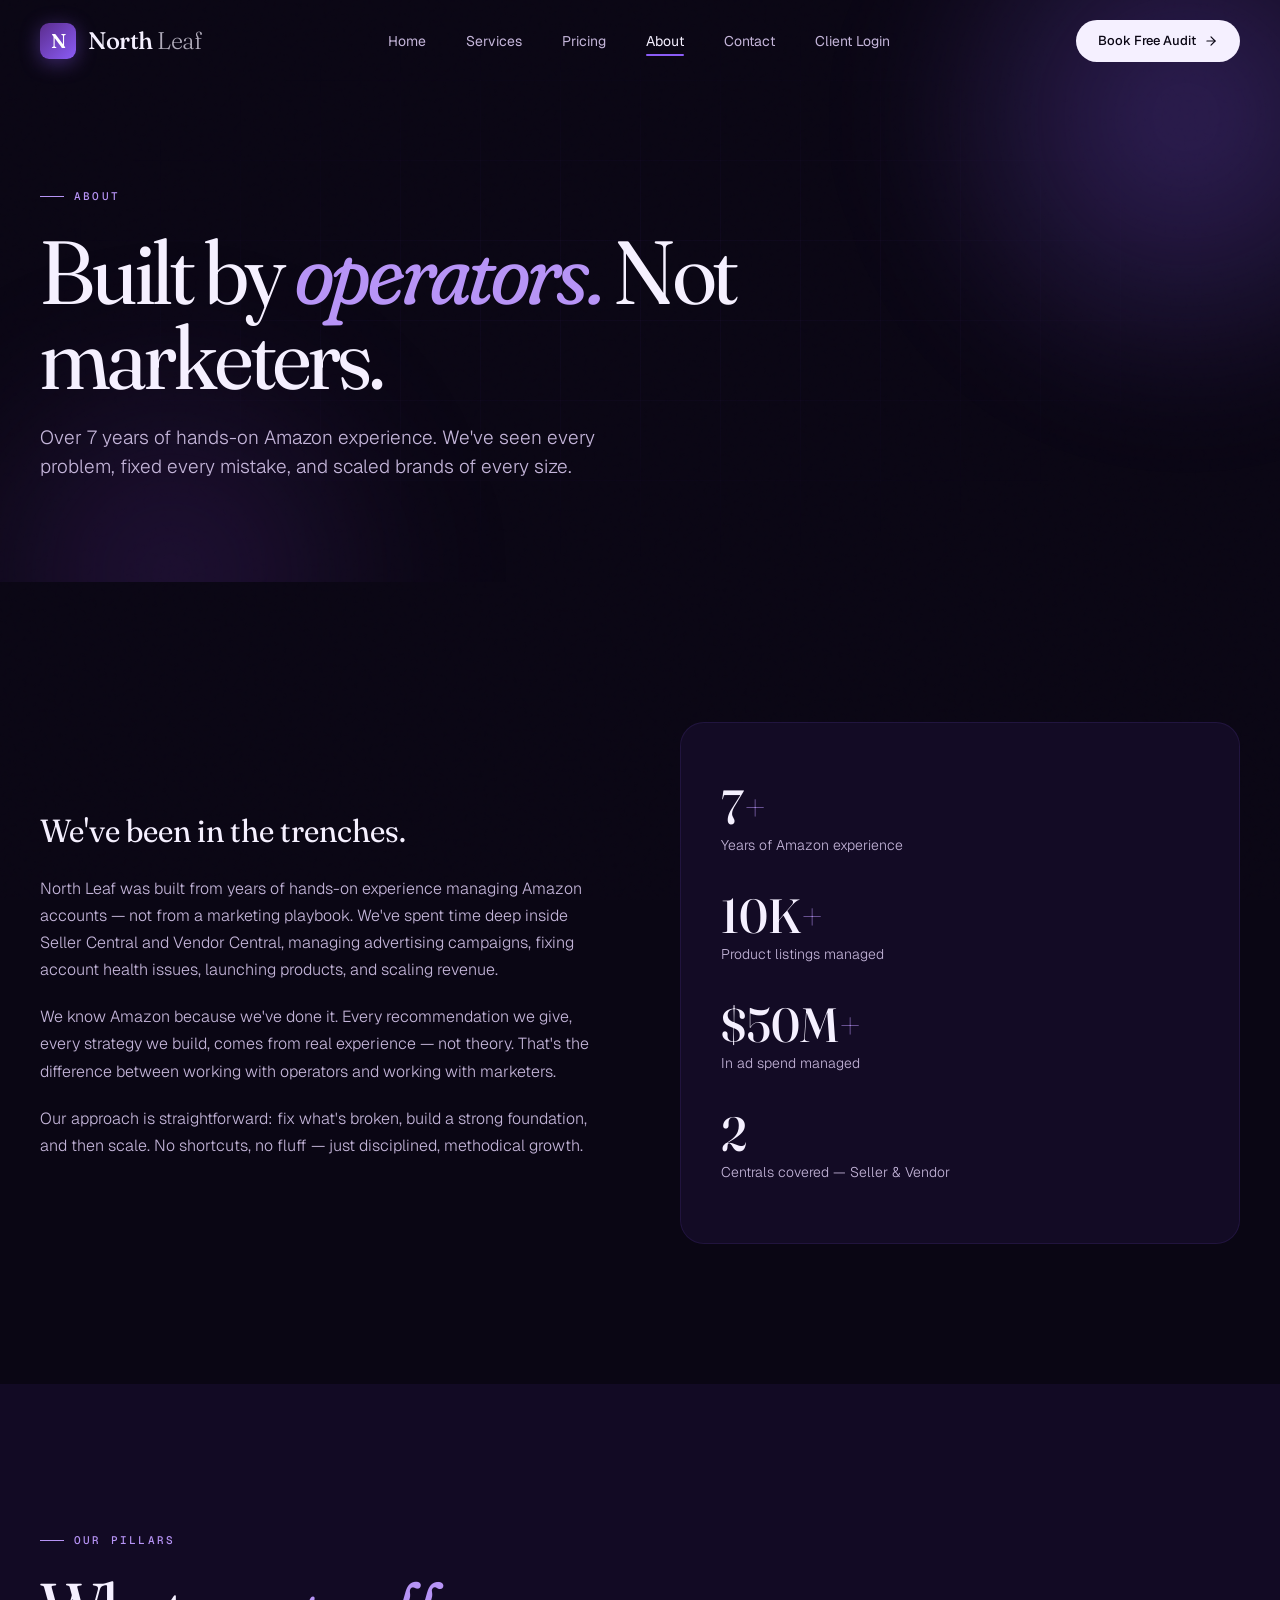
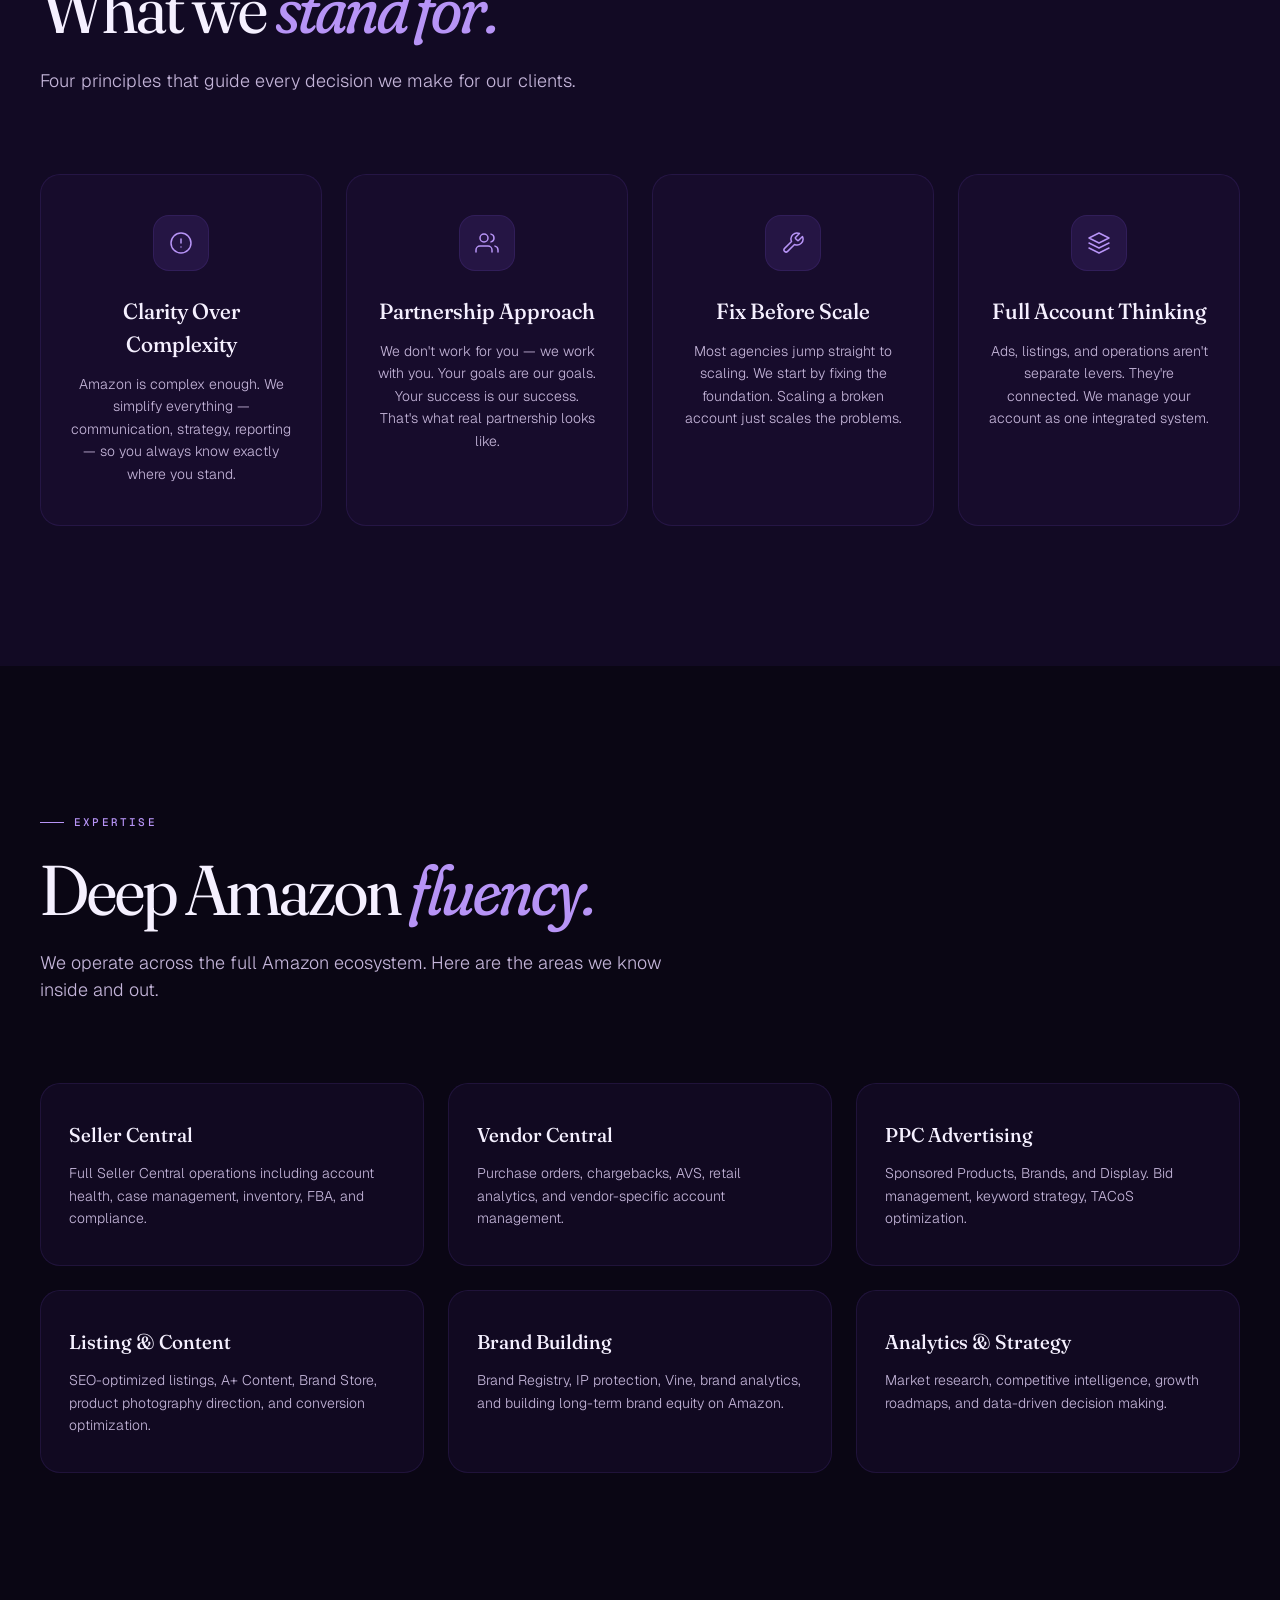
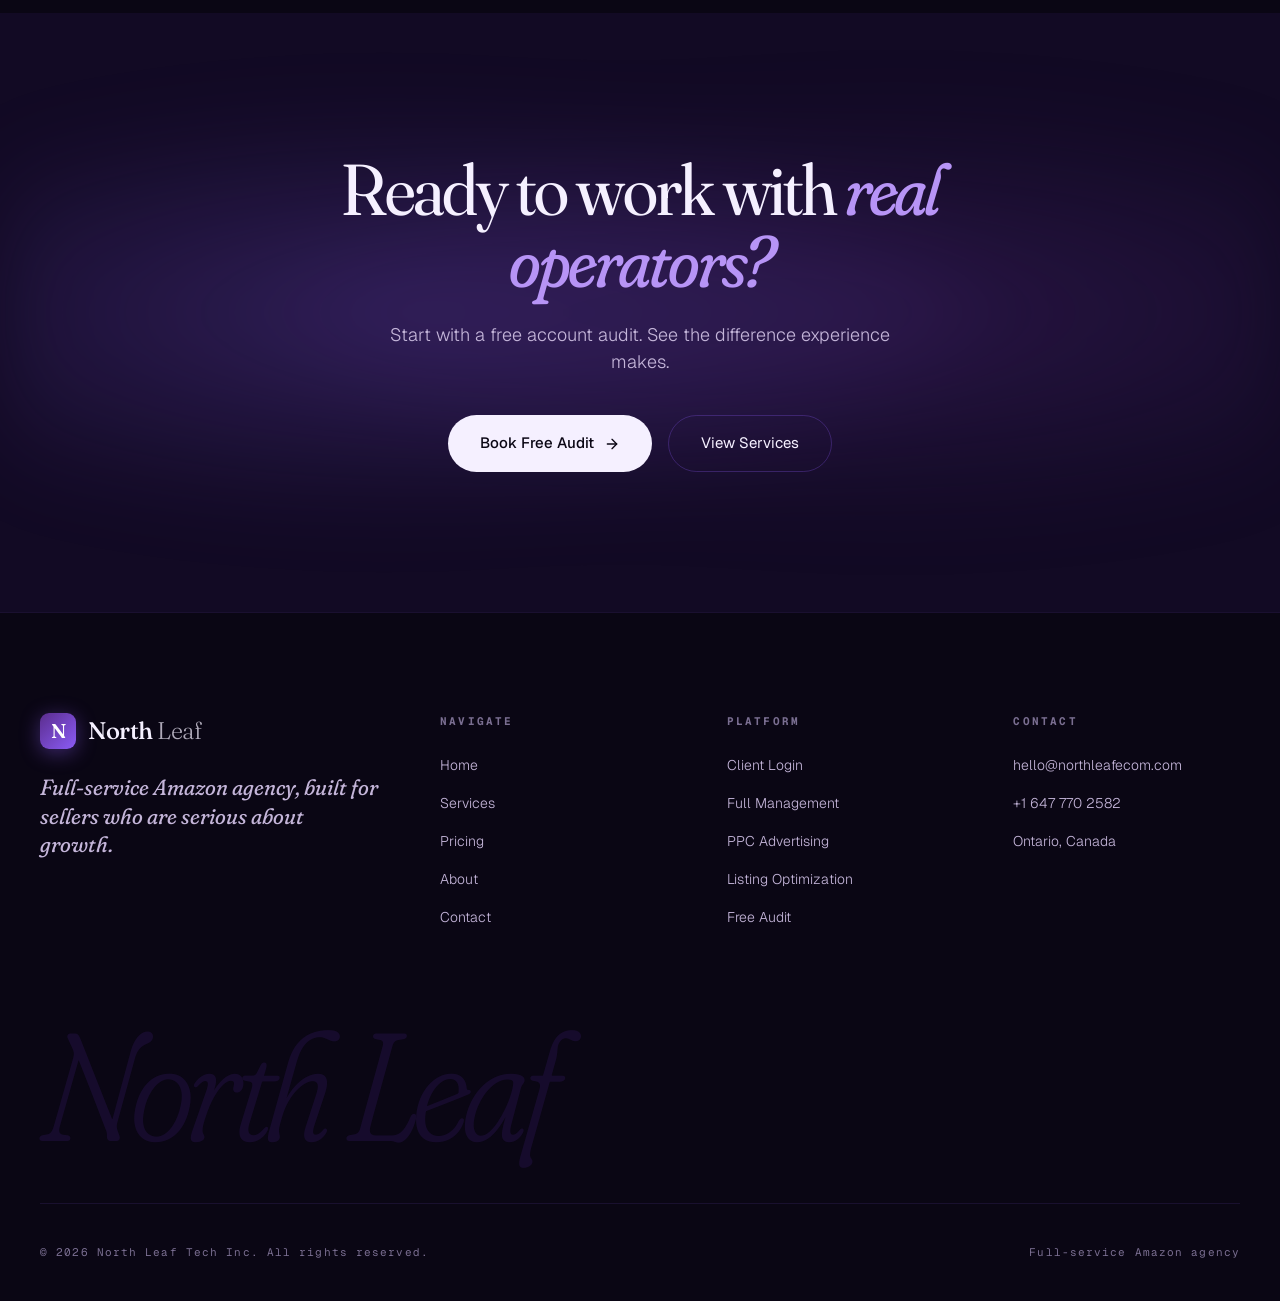
<file: pages/about.html>
<!DOCTYPE html>
<html lang="en">
<head>
<meta charset="UTF-8">
<meta name="viewport" content="width=device-width, initial-scale=1.0">
<title>About — North Leaf Amazon Agency</title>
<meta name="description" content="Built by operators, not marketers. Over 7 years of Amazon expertise across Seller Central, Vendor Central, and advertising.">
<link rel="preconnect" href="https://fonts.googleapis.com">
<link rel="preconnect" href="https://fonts.gstatic.com" crossorigin>
<link href="https://fonts.googleapis.com/css2?family=Fraunces:ital,opsz,wght,SOFT@0,9..144,200..900,0..100;1,9..144,200..900,0..100&family=Geist:wght@300..800&family=Geist+Mono:wght@400..600&display=swap" rel="stylesheet">
<link rel="stylesheet" href="../css/style.css">
<style>
/* ═══════════════════════════════════════════════════════════════
   ABOUT PAGE
   ═══════════════════════════════════════════════════════════════ */

/* Story Section */
.story-section {
  background: var(--ink);
}

.story-grid {
  display: grid;
  grid-template-columns: 1fr 1fr;
  gap: 80px;
  align-items: center;
}

.story-text h3 {
  font-family: var(--display);
  font-size: 32px;
  font-weight: 400;
  color: var(--cream);
  margin-bottom: 20px;
  font-variation-settings: 'opsz' 72, 'SOFT' 40;
}

.story-text p {
  font-family: var(--sans);
  font-size: 16px;
  font-weight: 300;
  line-height: 1.7;
  color: var(--cream-dim);
  margin-bottom: 20px;
}

.story-text p:last-child { margin-bottom: 0; }

.story-visual {
  padding: 60px 40px;
  background: rgba(28, 16, 54, 0.5);
  border: 1px solid var(--line);
  border-radius: 24px;
  position: relative;
  overflow: hidden;
}

.story-visual::before {
  content: '';
  position: absolute;
  top: -50%;
  right: -50%;
  width: 300px;
  height: 300px;
  background: radial-gradient(circle, rgba(139, 92, 246, 0.2) 0%, transparent 60%);
  filter: blur(40px);
}

.story-stat {
  margin-bottom: 36px;
  position: relative;
}

.story-stat:last-child { margin-bottom: 0; }

.story-stat-num {
  font-family: var(--display);
  font-size: 48px;
  font-weight: 500;
  color: var(--cream);
  line-height: 1;
  margin-bottom: 4px;
  font-variation-settings: 'opsz' 96;
}

.story-stat-num span {
  color: var(--purple-glow);
}

.story-stat-label {
  font-family: var(--sans);
  font-size: 14px;
  font-weight: 300;
  color: var(--cream-dim);
}

/* Pillars Section */
.about-pillars {
  background: var(--ink-2);
}

.about-pillars-grid {
  display: grid;
  grid-template-columns: repeat(4, 1fr);
  gap: 24px;
}

.about-pillar {
  padding: 40px 28px;
  background: rgba(91, 45, 142, 0.08);
  border: 1px solid var(--line);
  border-radius: 20px;
  text-align: center;
  transition: all 0.4s var(--ease);
}

.about-pillar:hover {
  transform: translateY(-6px);
  background: rgba(139, 92, 246, 0.12);
  border-color: var(--line-strong);
}

.about-pillar-icon {
  width: 56px;
  height: 56px;
  border-radius: 16px;
  background: rgba(139, 92, 246, 0.12);
  border: 1px solid var(--line);
  display: flex;
  align-items: center;
  justify-content: center;
  margin: 0 auto 24px;
  color: var(--purple-glow);
}

.about-pillar-title {
  font-family: var(--display);
  font-size: 22px;
  font-weight: 500;
  color: var(--cream);
  margin-bottom: 12px;
  font-variation-settings: 'opsz' 72, 'SOFT' 40;
}

.about-pillar-desc {
  font-family: var(--sans);
  font-size: 14px;
  font-weight: 300;
  line-height: 1.6;
  color: var(--cream-dim);
}

/* Expertise Section */
.expertise-section {
  background: var(--ink);
}

.expertise-grid {
  display: grid;
  grid-template-columns: repeat(3, 1fr);
  gap: 24px;
}

.expertise-card {
  padding: 36px 28px;
  background: rgba(28, 16, 54, 0.4);
  border: 1px solid var(--line);
  border-radius: 20px;
  transition: all 0.4s var(--ease);
}

.expertise-card:hover {
  border-color: var(--line-strong);
  background: rgba(139, 92, 246, 0.06);
}

.expertise-title {
  font-family: var(--display);
  font-size: 20px;
  font-weight: 500;
  color: var(--cream);
  margin-bottom: 12px;
  font-variation-settings: 'opsz' 72, 'SOFT' 40;
}

.expertise-desc {
  font-family: var(--sans);
  font-size: 14px;
  font-weight: 300;
  line-height: 1.6;
  color: var(--cream-dim);
}

/* CTA */
.about-cta {
  padding: 140px 0;
  position: relative;
  overflow: hidden;
  background: var(--ink-2);
}

.about-cta-bg {
  position: absolute;
  inset: 0;
  background:
    radial-gradient(ellipse at 30% 50%, rgba(139, 92, 246, 0.25) 0%, transparent 50%),
    radial-gradient(ellipse at 70% 50%, rgba(91, 45, 142, 0.3) 0%, transparent 50%);
  filter: blur(40px);
}

.about-cta-inner {
  position: relative;
  z-index: 2;
  text-align: center;
  max-width: 800px;
  margin: 0 auto;
}

.about-cta-headline {
  font-family: var(--display);
  font-weight: 400;
  font-size: clamp(40px, 6vw, 72px);
  line-height: 1;
  letter-spacing: -0.03em;
  color: var(--cream);
  margin-bottom: 24px;
  font-variation-settings: 'opsz' 144, 'SOFT' 40;
}

.about-cta-headline em {
  font-style: italic;
  color: var(--purple-glow);
  font-variation-settings: 'opsz' 144, 'SOFT' 100;
}

.about-cta-sub {
  font-family: var(--sans);
  font-size: 18px;
  font-weight: 300;
  color: var(--cream-dim);
  max-width: 540px;
  margin: 0 auto 40px;
  line-height: 1.5;
}

.about-cta-actions {
  display: flex;
  gap: 16px;
  justify-content: center;
  flex-wrap: wrap;
}

/* Responsive */
@media (max-width: 1024px) {
  .story-grid { grid-template-columns: 1fr; gap: 40px; }
  .about-pillars-grid { grid-template-columns: 1fr 1fr; }
  .expertise-grid { grid-template-columns: 1fr 1fr; }
}

@media (max-width: 640px) {
  .about-pillars-grid { grid-template-columns: 1fr; }
  .expertise-grid { grid-template-columns: 1fr; }
  .about-cta-actions { flex-direction: column; width: 100%; }
}
</style>
</head>
<body>

<!-- NAVIGATION -->
<nav class="nav" id="nav">
  <div class="container nav-inner">
    <a href="../index.html" class="nav-brand">
      <div class="nav-logo logo-fallback">N</div>
      <div class="nav-brand-text">North <span>Leaf</span></div>
    </a>
    <ul class="nav-links">
      <li><a href="../index.html" class="nav-link">Home</a></li>
      <li><a href="services.html" class="nav-link">Services</a></li>
      <li><a href="pricing.html" class="nav-link">Pricing</a></li>
      <li><a href="about.html" class="nav-link active">About</a></li>
      <li><a href="contact.html" class="nav-link">Contact</a></li>
      <li><a href="../login.html" class="nav-link">Client Login</a></li>
    </ul>
    <a href="contact.html" class="nav-cta">
      Book Free Audit
      <svg class="nav-cta-arrow" width="14" height="14" viewBox="0 0 24 24" fill="none" stroke="currentColor" stroke-width="2" stroke-linecap="round" stroke-linejoin="round"><line x1="5" y1="12" x2="19" y2="12"></line><polyline points="12 5 19 12 12 19"></polyline></svg>
    </a>
    <div class="nav-hamburger"><span></span><span></span><span></span></div>
  </div>
</nav>
<div class="mobile-menu">
  <a href="../index.html">Home</a>
  <a href="services.html">Services</a>
  <a href="pricing.html">Pricing</a>
  <a href="about.html">About</a>
  <a href="contact.html">Contact</a>
  <a href="../login.html">Client Login</a>
</div>

<!-- PAGE HEADER -->
<section class="page-header">
  <div class="page-header-mesh"></div>
  <div class="page-header-grid"></div>
  <div class="container">
    <div class="page-header-label">About</div>
    <h1 class="page-header-title">Built by <em>operators.</em> Not marketers.</h1>
    <p class="page-header-sub">Over 7 years of hands-on Amazon experience. We've seen every problem, fixed every mistake, and scaled brands of every size.</p>
  </div>
</section>

<!-- OUR STORY -->
<section class="section story-section">
  <div class="container">
    <div class="story-grid reveal">
      <div class="story-text">
        <h3>We've been in the trenches.</h3>
        <p>North Leaf was built from years of hands-on experience managing Amazon accounts — not from a marketing playbook. We've spent time deep inside Seller Central and Vendor Central, managing advertising campaigns, fixing account health issues, launching products, and scaling revenue.</p>
        <p>We know Amazon because we've done it. Every recommendation we give, every strategy we build, comes from real experience — not theory. That's the difference between working with operators and working with marketers.</p>
        <p>Our approach is straightforward: fix what's broken, build a strong foundation, and then scale. No shortcuts, no fluff — just disciplined, methodical growth.</p>
      </div>
      <div class="story-visual">
        <div class="story-stat">
          <div class="story-stat-num">7<span>+</span></div>
          <div class="story-stat-label">Years of Amazon experience</div>
        </div>
        <div class="story-stat">
          <div class="story-stat-num">10K<span>+</span></div>
          <div class="story-stat-label">Product listings managed</div>
        </div>
        <div class="story-stat">
          <div class="story-stat-num">$50M<span>+</span></div>
          <div class="story-stat-label">In ad spend managed</div>
        </div>
        <div class="story-stat">
          <div class="story-stat-num">2</div>
          <div class="story-stat-label">Centrals covered — Seller &amp; Vendor</div>
        </div>
      </div>
    </div>
  </div>
</section>

<!-- PILLARS -->
<section class="section about-pillars">
  <div class="container">
    <div class="reveal">
      <div class="section-label">Our Pillars</div>
      <h2 class="section-title">What we <em>stand for.</em></h2>
      <p class="section-sub">Four principles that guide every decision we make for our clients.</p>
    </div>
    <div class="about-pillars-grid reveal">
      <div class="about-pillar">
        <div class="about-pillar-icon">
          <svg width="24" height="24" viewBox="0 0 24 24" fill="none" stroke="currentColor" stroke-width="1.5" stroke-linecap="round" stroke-linejoin="round"><circle cx="12" cy="12" r="10"></circle><line x1="12" y1="8" x2="12" y2="12"></line><line x1="12" y1="16" x2="12.01" y2="16"></line></svg>
        </div>
        <h3 class="about-pillar-title">Clarity Over Complexity</h3>
        <p class="about-pillar-desc">Amazon is complex enough. We simplify everything — communication, strategy, reporting — so you always know exactly where you stand.</p>
      </div>
      <div class="about-pillar">
        <div class="about-pillar-icon">
          <svg width="24" height="24" viewBox="0 0 24 24" fill="none" stroke="currentColor" stroke-width="1.5" stroke-linecap="round" stroke-linejoin="round"><path d="M17 21v-2a4 4 0 0 0-4-4H5a4 4 0 0 0-4 4v2"></path><circle cx="9" cy="7" r="4"></circle><path d="M23 21v-2a4 4 0 0 0-3-3.87"></path><path d="M16 3.13a4 4 0 0 1 0 7.75"></path></svg>
        </div>
        <h3 class="about-pillar-title">Partnership Approach</h3>
        <p class="about-pillar-desc">We don't work for you — we work with you. Your goals are our goals. Your success is our success. That's what real partnership looks like.</p>
      </div>
      <div class="about-pillar">
        <div class="about-pillar-icon">
          <svg width="24" height="24" viewBox="0 0 24 24" fill="none" stroke="currentColor" stroke-width="1.5" stroke-linecap="round" stroke-linejoin="round"><path d="M14.7 6.3a1 1 0 0 0 0 1.4l1.6 1.6a1 1 0 0 0 1.4 0l3.77-3.77a6 6 0 0 1-7.94 7.94l-6.91 6.91a2.12 2.12 0 0 1-3-3l6.91-6.91a6 6 0 0 1 7.94-7.94l-3.76 3.76z"></path></svg>
        </div>
        <h3 class="about-pillar-title">Fix Before Scale</h3>
        <p class="about-pillar-desc">Most agencies jump straight to scaling. We start by fixing the foundation. Scaling a broken account just scales the problems.</p>
      </div>
      <div class="about-pillar">
        <div class="about-pillar-icon">
          <svg width="24" height="24" viewBox="0 0 24 24" fill="none" stroke="currentColor" stroke-width="1.5" stroke-linecap="round" stroke-linejoin="round"><path d="M12 2L2 7l10 5 10-5-10-5z"></path><path d="M2 17l10 5 10-5"></path><path d="M2 12l10 5 10-5"></path></svg>
        </div>
        <h3 class="about-pillar-title">Full Account Thinking</h3>
        <p class="about-pillar-desc">Ads, listings, and operations aren't separate levers. They're connected. We manage your account as one integrated system.</p>
      </div>
    </div>
  </div>
</section>

<!-- EXPERTISE -->
<section class="section expertise-section">
  <div class="container">
    <div class="reveal">
      <div class="section-label">Expertise</div>
      <h2 class="section-title">Deep Amazon <em>fluency.</em></h2>
      <p class="section-sub">We operate across the full Amazon ecosystem. Here are the areas we know inside and out.</p>
    </div>
    <div class="expertise-grid reveal">
      <div class="expertise-card">
        <h3 class="expertise-title">Seller Central</h3>
        <p class="expertise-desc">Full Seller Central operations including account health, case management, inventory, FBA, and compliance.</p>
      </div>
      <div class="expertise-card">
        <h3 class="expertise-title">Vendor Central</h3>
        <p class="expertise-desc">Purchase orders, chargebacks, AVS, retail analytics, and vendor-specific account management.</p>
      </div>
      <div class="expertise-card">
        <h3 class="expertise-title">PPC Advertising</h3>
        <p class="expertise-desc">Sponsored Products, Brands, and Display. Bid management, keyword strategy, TACoS optimization.</p>
      </div>
      <div class="expertise-card">
        <h3 class="expertise-title">Listing &amp; Content</h3>
        <p class="expertise-desc">SEO-optimized listings, A+ Content, Brand Store, product photography direction, and conversion optimization.</p>
      </div>
      <div class="expertise-card">
        <h3 class="expertise-title">Brand Building</h3>
        <p class="expertise-desc">Brand Registry, IP protection, Vine, brand analytics, and building long-term brand equity on Amazon.</p>
      </div>
      <div class="expertise-card">
        <h3 class="expertise-title">Analytics &amp; Strategy</h3>
        <p class="expertise-desc">Market research, competitive intelligence, growth roadmaps, and data-driven decision making.</p>
      </div>
    </div>
  </div>
</section>

<!-- CTA -->
<section class="about-cta">
  <div class="about-cta-bg"></div>
  <div class="container">
    <div class="about-cta-inner reveal">
      <h2 class="about-cta-headline">Ready to work with <em>real operators?</em></h2>
      <p class="about-cta-sub">Start with a free account audit. See the difference experience makes.</p>
      <div class="about-cta-actions">
        <a href="contact.html" class="btn-primary">
          Book Free Audit
          <svg width="16" height="16" viewBox="0 0 24 24" fill="none" stroke="currentColor" stroke-width="2" stroke-linecap="round" stroke-linejoin="round"><line x1="5" y1="12" x2="19" y2="12"></line><polyline points="12 5 19 12 12 19"></polyline></svg>
        </a>
        <a href="services.html" class="btn-outline">View Services</a>
      </div>
    </div>
  </div>
</section>

<!-- FOOTER -->
<footer class="footer">
  <div class="container">
    <div class="footer-grid">
      <div class="footer-brand">
        <a href="../index.html" class="nav-brand">
          <div class="nav-logo logo-fallback">N</div>
          <div class="nav-brand-text">North <span>Leaf</span></div>
        </a>
        <p class="footer-tagline">Full-service Amazon agency, built for sellers who are serious about growth.</p>
      </div>
      <div class="footer-col">
        <h4 class="footer-heading">Navigate</h4>
        <ul class="footer-list">
          <li><a href="../index.html">Home</a></li>
          <li><a href="services.html">Services</a></li>
          <li><a href="pricing.html">Pricing</a></li>
          <li><a href="about.html">About</a></li>
          <li><a href="contact.html">Contact</a></li>
        </ul>
      </div>
      <div class="footer-col">
        <h4 class="footer-heading">Platform</h4>
        <ul class="footer-list">
          <li><a href="../login.html">Client Login</a></li>
          <li><a href="services.html">Full Management</a></li>
          <li><a href="services.html">PPC Advertising</a></li>
          <li><a href="services.html">Listing Optimization</a></li>
          <li><a href="contact.html">Free Audit</a></li>
        </ul>
      </div>
      <div class="footer-col">
        <h4 class="footer-heading">Contact</h4>
        <ul class="footer-list">
          <li><a href="mailto:hello@northleafecom.com">hello@northleafecom.com</a></li>
          <li><a href="tel:+16477702582">+1 647 770 2582</a></li>
          <li><a href="#">Ontario, Canada</a></li>
        </ul>
      </div>
    </div>
    <div class="footer-brand-text">North Leaf</div>
    <div class="footer-bottom">
      <div>&copy; 2026 North Leaf Tech Inc. All rights reserved.</div>
      <div>Full-service Amazon agency</div>
    </div>
  </div>
</footer>

<script src="../js/main.js"></script>
</body>
</html>
</file>
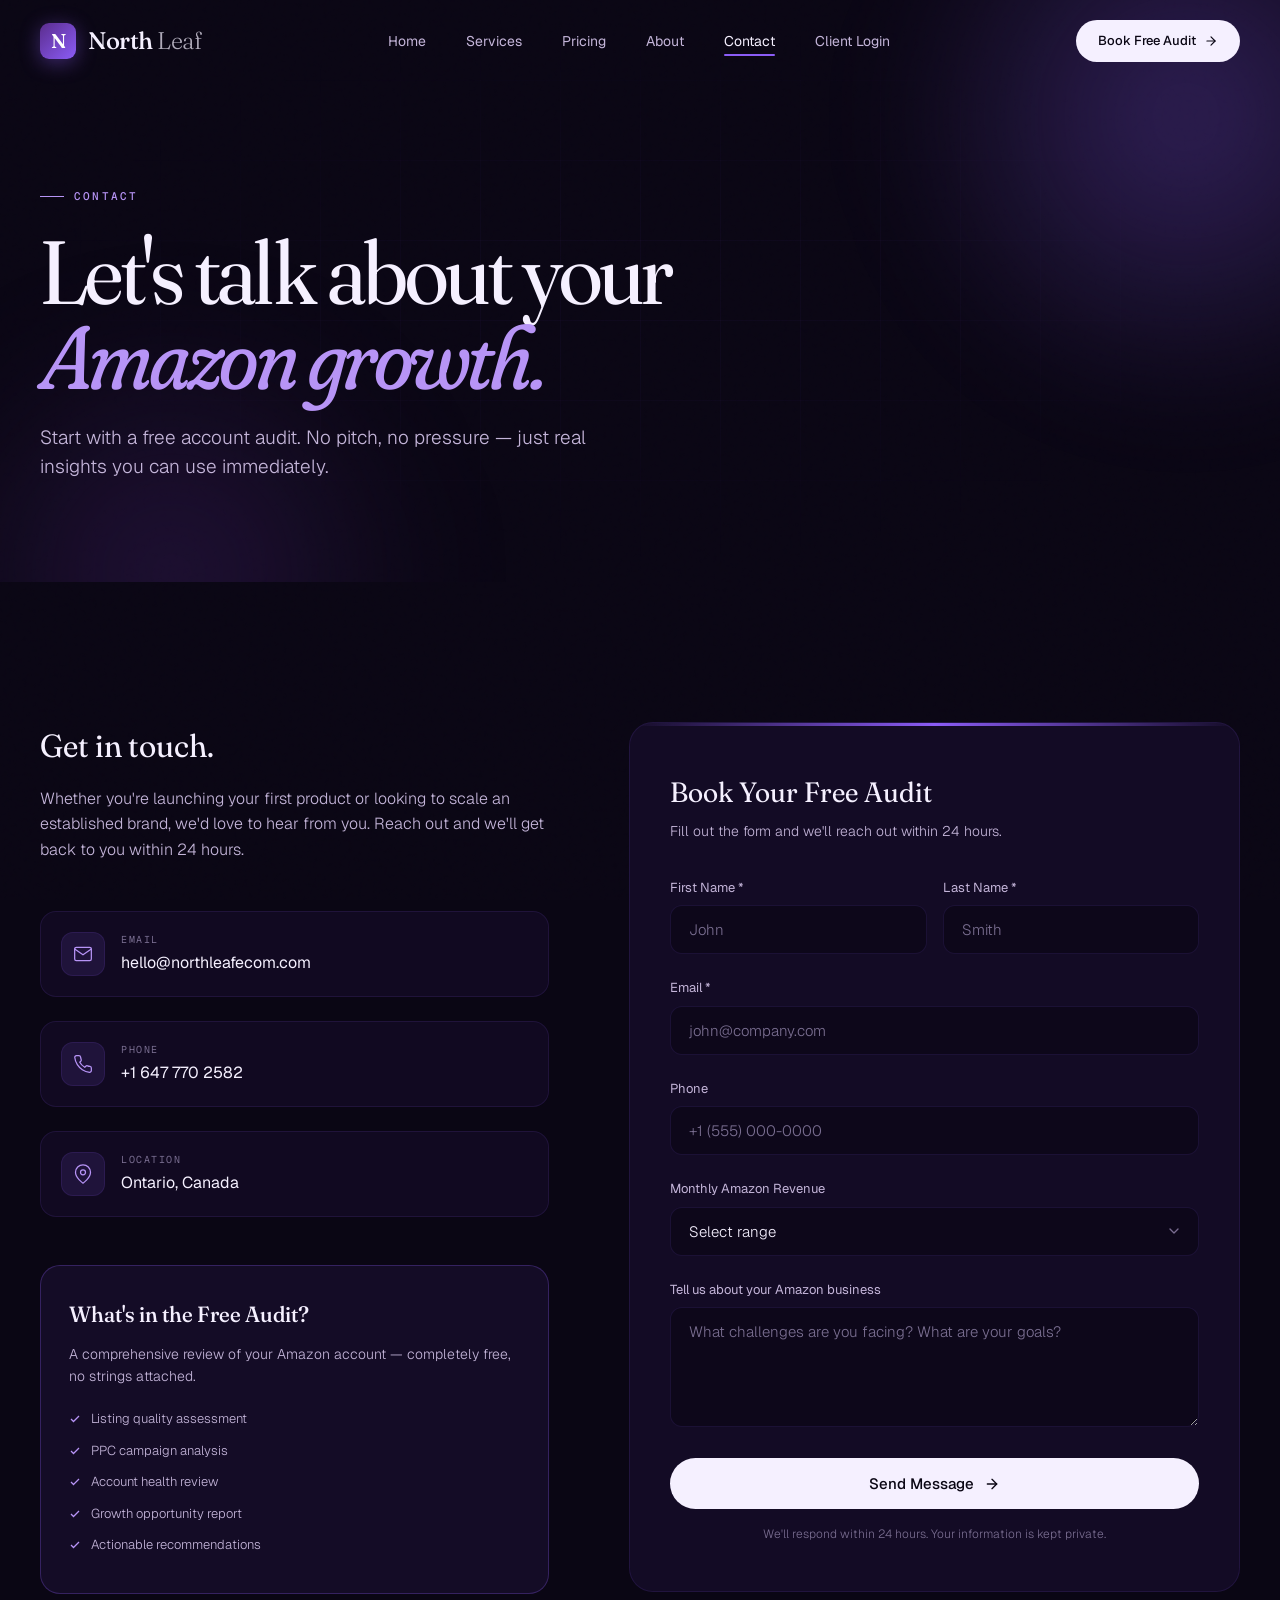
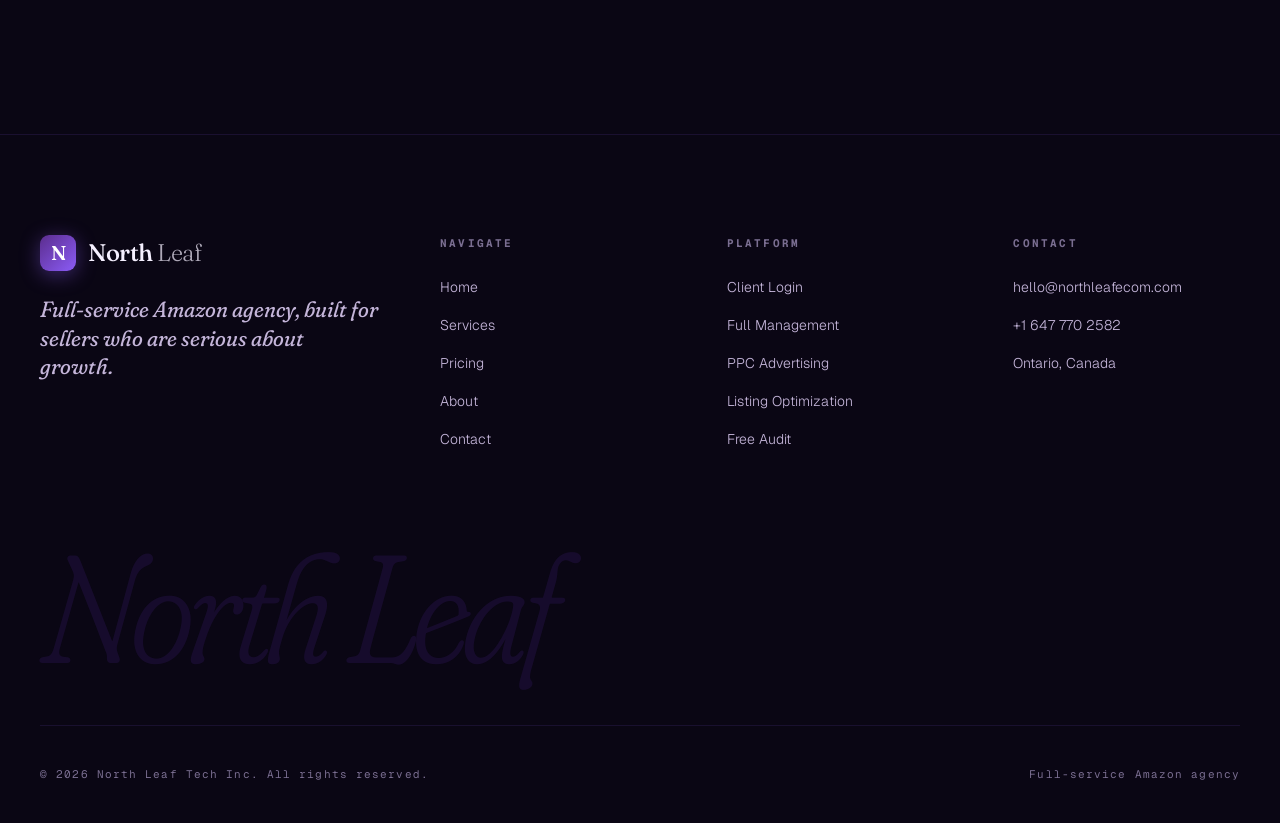
<file: pages/contact.html>
<!DOCTYPE html>
<html lang="en">
<head>
<meta charset="UTF-8">
<meta name="viewport" content="width=device-width, initial-scale=1.0">
<title>Contact — North Leaf Amazon Agency</title>
<meta name="description" content="Book a free Amazon account audit. Get real insights you can use immediately.">
<link rel="preconnect" href="https://fonts.googleapis.com">
<link rel="preconnect" href="https://fonts.gstatic.com" crossorigin>
<link href="https://fonts.googleapis.com/css2?family=Fraunces:ital,opsz,wght,SOFT@0,9..144,200..900,0..100;1,9..144,200..900,0..100&family=Geist:wght@300..800&family=Geist+Mono:wght@400..600&display=swap" rel="stylesheet">
<link rel="stylesheet" href="../css/style.css">
<style>
/* ═══════════════════════════════════════════════════════════════
   CONTACT PAGE
   ═══════════════════════════════════════════════════════════════ */

.contact-section {
  background: var(--ink);
}

.contact-grid {
  display: grid;
  grid-template-columns: 1fr 1.2fr;
  gap: 80px;
  align-items: flex-start;
}

/* Left side - info */
.contact-info h3 {
  font-family: var(--display);
  font-size: 32px;
  font-weight: 400;
  color: var(--cream);
  margin-bottom: 16px;
  font-variation-settings: 'opsz' 72, 'SOFT' 40;
}

.contact-info > p {
  font-family: var(--sans);
  font-size: 16px;
  font-weight: 300;
  line-height: 1.6;
  color: var(--cream-dim);
  margin-bottom: 48px;
}

.contact-methods {
  display: flex;
  flex-direction: column;
  gap: 24px;
  margin-bottom: 48px;
}

.contact-method {
  display: flex;
  gap: 16px;
  align-items: flex-start;
  padding: 20px;
  background: rgba(28, 16, 54, 0.4);
  border: 1px solid var(--line);
  border-radius: 16px;
  transition: all 0.3s var(--ease);
}

.contact-method:hover {
  border-color: var(--line-strong);
  background: rgba(139, 92, 246, 0.06);
}

.contact-method-icon {
  width: 44px;
  height: 44px;
  border-radius: 12px;
  background: rgba(139, 92, 246, 0.12);
  border: 1px solid var(--line);
  display: flex;
  align-items: center;
  justify-content: center;
  flex-shrink: 0;
  color: var(--purple-glow);
}

.contact-method-label {
  font-family: var(--mono);
  font-size: 10px;
  letter-spacing: 0.15em;
  text-transform: uppercase;
  color: var(--cream-faint);
  margin-bottom: 4px;
}

.contact-method-value {
  font-family: var(--sans);
  font-size: 16px;
  font-weight: 400;
  color: var(--cream);
}

.contact-method-value a {
  color: var(--cream);
  transition: color 0.2s;
}

.contact-method-value a:hover { color: var(--purple-glow); }

/* Audit highlight */
.audit-highlight {
  padding: 32px 28px;
  background: rgba(139, 92, 246, 0.08);
  border: 1px solid var(--line-strong);
  border-radius: 20px;
}

.audit-highlight h4 {
  font-family: var(--display);
  font-size: 22px;
  font-weight: 500;
  color: var(--cream);
  margin-bottom: 12px;
  font-variation-settings: 'opsz' 72, 'SOFT' 40;
}

.audit-highlight p {
  font-family: var(--sans);
  font-size: 14px;
  font-weight: 300;
  line-height: 1.6;
  color: var(--cream-dim);
  margin-bottom: 16px;
}

.audit-includes {
  list-style: none;
}

.audit-includes li {
  font-family: var(--sans);
  font-size: 13px;
  font-weight: 300;
  color: var(--cream-dim);
  padding: 6px 0;
  display: flex;
  align-items: center;
  gap: 10px;
}

.audit-includes li svg {
  flex-shrink: 0;
  color: var(--purple-glow);
}

/* Right side - form */
.contact-form-wrap {
  padding: 48px 40px;
  background: rgba(28, 16, 54, 0.5);
  border: 1px solid var(--line);
  border-radius: 24px;
  position: relative;
  overflow: hidden;
}

.contact-form-wrap::before {
  content: '';
  position: absolute;
  top: 0;
  left: 0;
  right: 0;
  height: 3px;
  background: linear-gradient(90deg, transparent, var(--purple-bright), transparent);
}

.contact-form-title {
  font-family: var(--display);
  font-size: 28px;
  font-weight: 400;
  color: var(--cream);
  margin-bottom: 8px;
  font-variation-settings: 'opsz' 72, 'SOFT' 40;
}

.contact-form-sub {
  font-family: var(--sans);
  font-size: 14px;
  font-weight: 300;
  color: var(--cream-dim);
  margin-bottom: 36px;
}

.form-group {
  margin-bottom: 24px;
}

.form-label {
  display: block;
  font-family: var(--sans);
  font-size: 13px;
  font-weight: 400;
  color: var(--cream-dim);
  margin-bottom: 8px;
}

.form-input,
.form-select,
.form-textarea {
  width: 100%;
  padding: 14px 18px;
  background: rgba(10, 6, 20, 0.6);
  border: 1px solid var(--line);
  border-radius: 12px;
  color: var(--cream);
  font-family: var(--sans);
  font-size: 15px;
  font-weight: 300;
  transition: all 0.3s var(--ease);
  outline: none;
}

.form-input:focus,
.form-select:focus,
.form-textarea:focus {
  border-color: var(--purple-bright);
  background: rgba(10, 6, 20, 0.8);
  box-shadow: 0 0 0 3px rgba(139, 92, 246, 0.15);
}

.form-input::placeholder,
.form-textarea::placeholder {
  color: var(--cream-faint);
}

.form-select {
  appearance: none;
  background-image: url("data:image/svg+xml,%3Csvg xmlns='http://www.w3.org/2000/svg' width='16' height='16' viewBox='0 0 24 24' fill='none' stroke='%237A6E91' stroke-width='2' stroke-linecap='round' stroke-linejoin='round'%3E%3Cpolyline points='6 9 12 15 18 9'%3E%3C/polyline%3E%3C/svg%3E");
  background-repeat: no-repeat;
  background-position: right 16px center;
  cursor: pointer;
}

.form-select option {
  background: var(--ink);
  color: var(--cream);
}

.form-textarea {
  resize: vertical;
  min-height: 120px;
}

.form-row {
  display: grid;
  grid-template-columns: 1fr 1fr;
  gap: 16px;
}

.form-submit {
  width: 100%;
  padding: 16px 32px;
  background: var(--cream);
  color: var(--ink);
  border: none;
  border-radius: 100px;
  font-family: var(--sans);
  font-size: 15px;
  font-weight: 500;
  cursor: pointer;
  transition: all 0.3s var(--ease);
  display: flex;
  align-items: center;
  justify-content: center;
  gap: 10px;
}

.form-submit:hover {
  background: var(--purple-bright);
  color: white;
  transform: translateY(-2px);
  box-shadow: 0 10px 30px rgba(139, 92, 246, 0.4);
}

.form-submit svg { transition: transform 0.3s var(--ease); }
.form-submit:hover svg { transform: translateX(4px); }

.form-note {
  font-family: var(--sans);
  font-size: 12px;
  font-weight: 300;
  color: var(--cream-faint);
  text-align: center;
  margin-top: 16px;
}

/* Success message */
.form-success {
  display: none;
  text-align: center;
  padding: 40px 20px;
}

.form-success.show { display: block; }
.form-success.show + form { display: none; }

.form-success-icon {
  width: 64px;
  height: 64px;
  border-radius: 50%;
  background: rgba(139, 92, 246, 0.15);
  border: 2px solid var(--purple-bright);
  display: flex;
  align-items: center;
  justify-content: center;
  margin: 0 auto 24px;
  color: var(--purple-glow);
}

.form-success h3 {
  font-family: var(--display);
  font-size: 28px;
  font-weight: 400;
  color: var(--cream);
  margin-bottom: 12px;
  font-variation-settings: 'opsz' 72, 'SOFT' 40;
}

.form-success p {
  font-family: var(--sans);
  font-size: 15px;
  font-weight: 300;
  color: var(--cream-dim);
  line-height: 1.5;
}

/* Responsive */
@media (max-width: 1024px) {
  .contact-grid { grid-template-columns: 1fr; gap: 60px; }
}

@media (max-width: 640px) {
  .form-row { grid-template-columns: 1fr; }
  .contact-form-wrap { padding: 32px 24px; }
}
</style>
</head>
<body>

<!-- NAVIGATION -->
<nav class="nav" id="nav">
  <div class="container nav-inner">
    <a href="../index.html" class="nav-brand">
      <div class="nav-logo logo-fallback">N</div>
      <div class="nav-brand-text">North <span>Leaf</span></div>
    </a>
    <ul class="nav-links">
      <li><a href="../index.html" class="nav-link">Home</a></li>
      <li><a href="services.html" class="nav-link">Services</a></li>
      <li><a href="pricing.html" class="nav-link">Pricing</a></li>
      <li><a href="about.html" class="nav-link">About</a></li>
      <li><a href="contact.html" class="nav-link active">Contact</a></li>
      <li><a href="../login.html" class="nav-link">Client Login</a></li>
    </ul>
    <a href="contact.html" class="nav-cta">
      Book Free Audit
      <svg class="nav-cta-arrow" width="14" height="14" viewBox="0 0 24 24" fill="none" stroke="currentColor" stroke-width="2" stroke-linecap="round" stroke-linejoin="round"><line x1="5" y1="12" x2="19" y2="12"></line><polyline points="12 5 19 12 12 19"></polyline></svg>
    </a>
    <div class="nav-hamburger"><span></span><span></span><span></span></div>
  </div>
</nav>
<div class="mobile-menu">
  <a href="../index.html">Home</a>
  <a href="services.html">Services</a>
  <a href="pricing.html">Pricing</a>
  <a href="about.html">About</a>
  <a href="contact.html">Contact</a>
  <a href="../login.html">Client Login</a>
</div>

<!-- PAGE HEADER -->
<section class="page-header">
  <div class="page-header-mesh"></div>
  <div class="page-header-grid"></div>
  <div class="container">
    <div class="page-header-label">Contact</div>
    <h1 class="page-header-title">Let's talk about your <em>Amazon growth.</em></h1>
    <p class="page-header-sub">Start with a free account audit. No pitch, no pressure — just real insights you can use immediately.</p>
  </div>
</section>

<!-- CONTACT -->
<section class="section contact-section">
  <div class="container">
    <div class="contact-grid">
      <!-- Left: Info -->
      <div class="contact-info reveal">
        <h3>Get in touch.</h3>
        <p>Whether you're launching your first product or looking to scale an established brand, we'd love to hear from you. Reach out and we'll get back to you within 24 hours.</p>

        <div class="contact-methods">
          <a href="mailto:hello@northleafecom.com" class="contact-method">
            <div class="contact-method-icon">
              <svg width="20" height="20" viewBox="0 0 24 24" fill="none" stroke="currentColor" stroke-width="1.5" stroke-linecap="round" stroke-linejoin="round"><path d="M4 4h16c1.1 0 2 .9 2 2v12c0 1.1-.9 2-2 2H4c-1.1 0-2-.9-2-2V6c0-1.1.9-2 2-2z"></path><polyline points="22,6 12,13 2,6"></polyline></svg>
            </div>
            <div>
              <div class="contact-method-label">Email</div>
              <div class="contact-method-value">hello@northleafecom.com</div>
            </div>
          </a>
          <a href="tel:+16477702582" class="contact-method">
            <div class="contact-method-icon">
              <svg width="20" height="20" viewBox="0 0 24 24" fill="none" stroke="currentColor" stroke-width="1.5" stroke-linecap="round" stroke-linejoin="round"><path d="M22 16.92v3a2 2 0 0 1-2.18 2 19.79 19.79 0 0 1-8.63-3.07 19.5 19.5 0 0 1-6-6 19.79 19.79 0 0 1-3.07-8.67A2 2 0 0 1 4.11 2h3a2 2 0 0 1 2 1.72 12.84 12.84 0 0 0 .7 2.81 2 2 0 0 1-.45 2.11L8.09 9.91a16 16 0 0 0 6 6l1.27-1.27a2 2 0 0 1 2.11-.45 12.84 12.84 0 0 0 2.81.7A2 2 0 0 1 22 16.92z"></path></svg>
            </div>
            <div>
              <div class="contact-method-label">Phone</div>
              <div class="contact-method-value">+1 647 770 2582</div>
            </div>
          </a>
          <div class="contact-method">
            <div class="contact-method-icon">
              <svg width="20" height="20" viewBox="0 0 24 24" fill="none" stroke="currentColor" stroke-width="1.5" stroke-linecap="round" stroke-linejoin="round"><path d="M21 10c0 7-9 13-9 13s-9-6-9-13a9 9 0 0 1 18 0z"></path><circle cx="12" cy="10" r="3"></circle></svg>
            </div>
            <div>
              <div class="contact-method-label">Location</div>
              <div class="contact-method-value">Ontario, Canada</div>
            </div>
          </div>
        </div>

        <div class="audit-highlight">
          <h4>What's in the Free Audit?</h4>
          <p>A comprehensive review of your Amazon account — completely free, no strings attached.</p>
          <ul class="audit-includes">
            <li><svg width="12" height="12" viewBox="0 0 24 24" fill="none" stroke="currentColor" stroke-width="2.5"><polyline points="20 6 9 17 4 12"></polyline></svg>Listing quality assessment</li>
            <li><svg width="12" height="12" viewBox="0 0 24 24" fill="none" stroke="currentColor" stroke-width="2.5"><polyline points="20 6 9 17 4 12"></polyline></svg>PPC campaign analysis</li>
            <li><svg width="12" height="12" viewBox="0 0 24 24" fill="none" stroke="currentColor" stroke-width="2.5"><polyline points="20 6 9 17 4 12"></polyline></svg>Account health review</li>
            <li><svg width="12" height="12" viewBox="0 0 24 24" fill="none" stroke="currentColor" stroke-width="2.5"><polyline points="20 6 9 17 4 12"></polyline></svg>Growth opportunity report</li>
            <li><svg width="12" height="12" viewBox="0 0 24 24" fill="none" stroke="currentColor" stroke-width="2.5"><polyline points="20 6 9 17 4 12"></polyline></svg>Actionable recommendations</li>
          </ul>
        </div>
      </div>

      <!-- Right: Form -->
      <div class="contact-form-wrap reveal">
        <h3 class="contact-form-title">Book Your Free Audit</h3>
        <p class="contact-form-sub">Fill out the form and we'll reach out within 24 hours.</p>

        <div class="form-success" id="formSuccess">
          <div class="form-success-icon">
            <svg width="28" height="28" viewBox="0 0 24 24" fill="none" stroke="currentColor" stroke-width="2" stroke-linecap="round" stroke-linejoin="round"><polyline points="20 6 9 17 4 12"></polyline></svg>
          </div>
          <h3>Message Sent!</h3>
          <p>Thank you for reaching out. We'll review your details and get back to you within 24 hours to schedule your free audit.</p>
        </div>

        <form id="contactForm" action="https://formspree.io/f/YOUR_FORM_ID" method="POST">
          <div class="form-row">
            <div class="form-group">
              <label class="form-label" for="firstName">First Name *</label>
              <input type="text" id="firstName" name="firstName" class="form-input" placeholder="John" required>
            </div>
            <div class="form-group">
              <label class="form-label" for="lastName">Last Name *</label>
              <input type="text" id="lastName" name="lastName" class="form-input" placeholder="Smith" required>
            </div>
          </div>
          <div class="form-group">
            <label class="form-label" for="email">Email *</label>
            <input type="email" id="email" name="email" class="form-input" placeholder="john@company.com" required>
          </div>
          <div class="form-group">
            <label class="form-label" for="phone">Phone</label>
            <input type="tel" id="phone" name="phone" class="form-input" placeholder="+1 (555) 000-0000">
          </div>
          <div class="form-group">
            <label class="form-label" for="revenue">Monthly Amazon Revenue</label>
            <select id="revenue" name="revenue" class="form-select">
              <option value="" disabled selected>Select range</option>
              <option value="pre-revenue">Pre-revenue / Not yet on Amazon</option>
              <option value="under-20k">Under $20K/month</option>
              <option value="20k-50k">$20K – $50K/month</option>
              <option value="50k-300k">$50K – $300K/month</option>
              <option value="300k-plus">$300K+/month</option>
            </select>
          </div>
          <div class="form-group">
            <label class="form-label" for="message">Tell us about your Amazon business</label>
            <textarea id="message" name="message" class="form-textarea" placeholder="What challenges are you facing? What are your goals?"></textarea>
          </div>
          <button type="submit" class="form-submit">
            Send Message
            <svg width="16" height="16" viewBox="0 0 24 24" fill="none" stroke="currentColor" stroke-width="2" stroke-linecap="round" stroke-linejoin="round"><line x1="5" y1="12" x2="19" y2="12"></line><polyline points="12 5 19 12 12 19"></polyline></svg>
          </button>
          <p class="form-note">We'll respond within 24 hours. Your information is kept private.</p>
        </form>
      </div>
    </div>
  </div>
</section>

<!-- FOOTER -->
<footer class="footer">
  <div class="container">
    <div class="footer-grid">
      <div class="footer-brand">
        <a href="../index.html" class="nav-brand">
          <div class="nav-logo logo-fallback">N</div>
          <div class="nav-brand-text">North <span>Leaf</span></div>
        </a>
        <p class="footer-tagline">Full-service Amazon agency, built for sellers who are serious about growth.</p>
      </div>
      <div class="footer-col">
        <h4 class="footer-heading">Navigate</h4>
        <ul class="footer-list">
          <li><a href="../index.html">Home</a></li>
          <li><a href="services.html">Services</a></li>
          <li><a href="pricing.html">Pricing</a></li>
          <li><a href="about.html">About</a></li>
          <li><a href="contact.html">Contact</a></li>
        </ul>
      </div>
      <div class="footer-col">
        <h4 class="footer-heading">Platform</h4>
        <ul class="footer-list">
          <li><a href="../login.html">Client Login</a></li>
          <li><a href="services.html">Full Management</a></li>
          <li><a href="services.html">PPC Advertising</a></li>
          <li><a href="services.html">Listing Optimization</a></li>
          <li><a href="contact.html">Free Audit</a></li>
        </ul>
      </div>
      <div class="footer-col">
        <h4 class="footer-heading">Contact</h4>
        <ul class="footer-list">
          <li><a href="mailto:hello@northleafecom.com">hello@northleafecom.com</a></li>
          <li><a href="tel:+16477702582">+1 647 770 2582</a></li>
          <li><a href="#">Ontario, Canada</a></li>
        </ul>
      </div>
    </div>
    <div class="footer-brand-text">North Leaf</div>
    <div class="footer-bottom">
      <div>&copy; 2026 North Leaf Tech Inc. All rights reserved.</div>
      <div>Full-service Amazon agency</div>
    </div>
  </div>
</footer>

<script src="../js/main.js"></script>
<script>
// Form submission handler
const form = document.getElementById('contactForm');
const success = document.getElementById('formSuccess');

form.addEventListener('submit', function(e) {
  e.preventDefault();

  // For now, show success message (replace action URL with your form service)
  // If using Formspree, Netlify Forms, etc., remove e.preventDefault()
  // and update the form action attribute
  success.classList.add('show');

  // Scroll to success
  success.scrollIntoView({ behavior: 'smooth', block: 'center' });
});
</script>
</body>
</html>
</file>
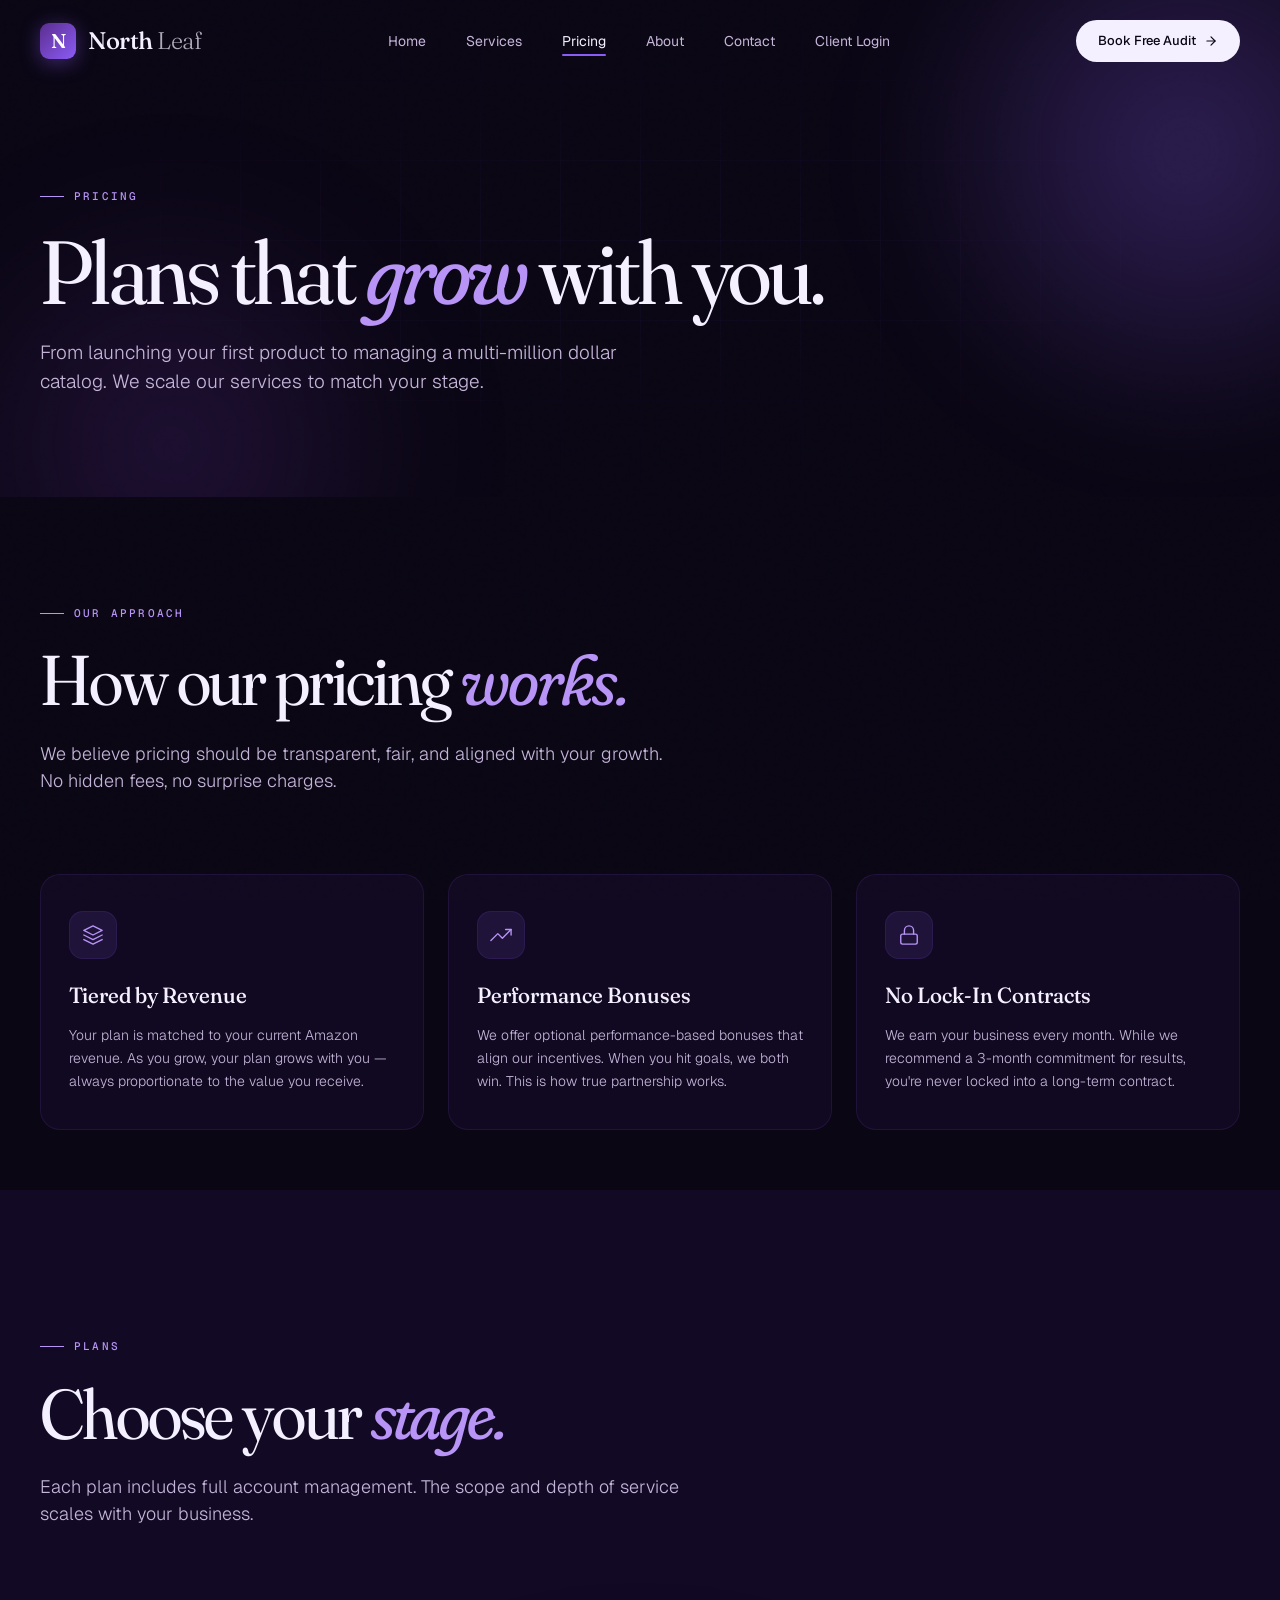
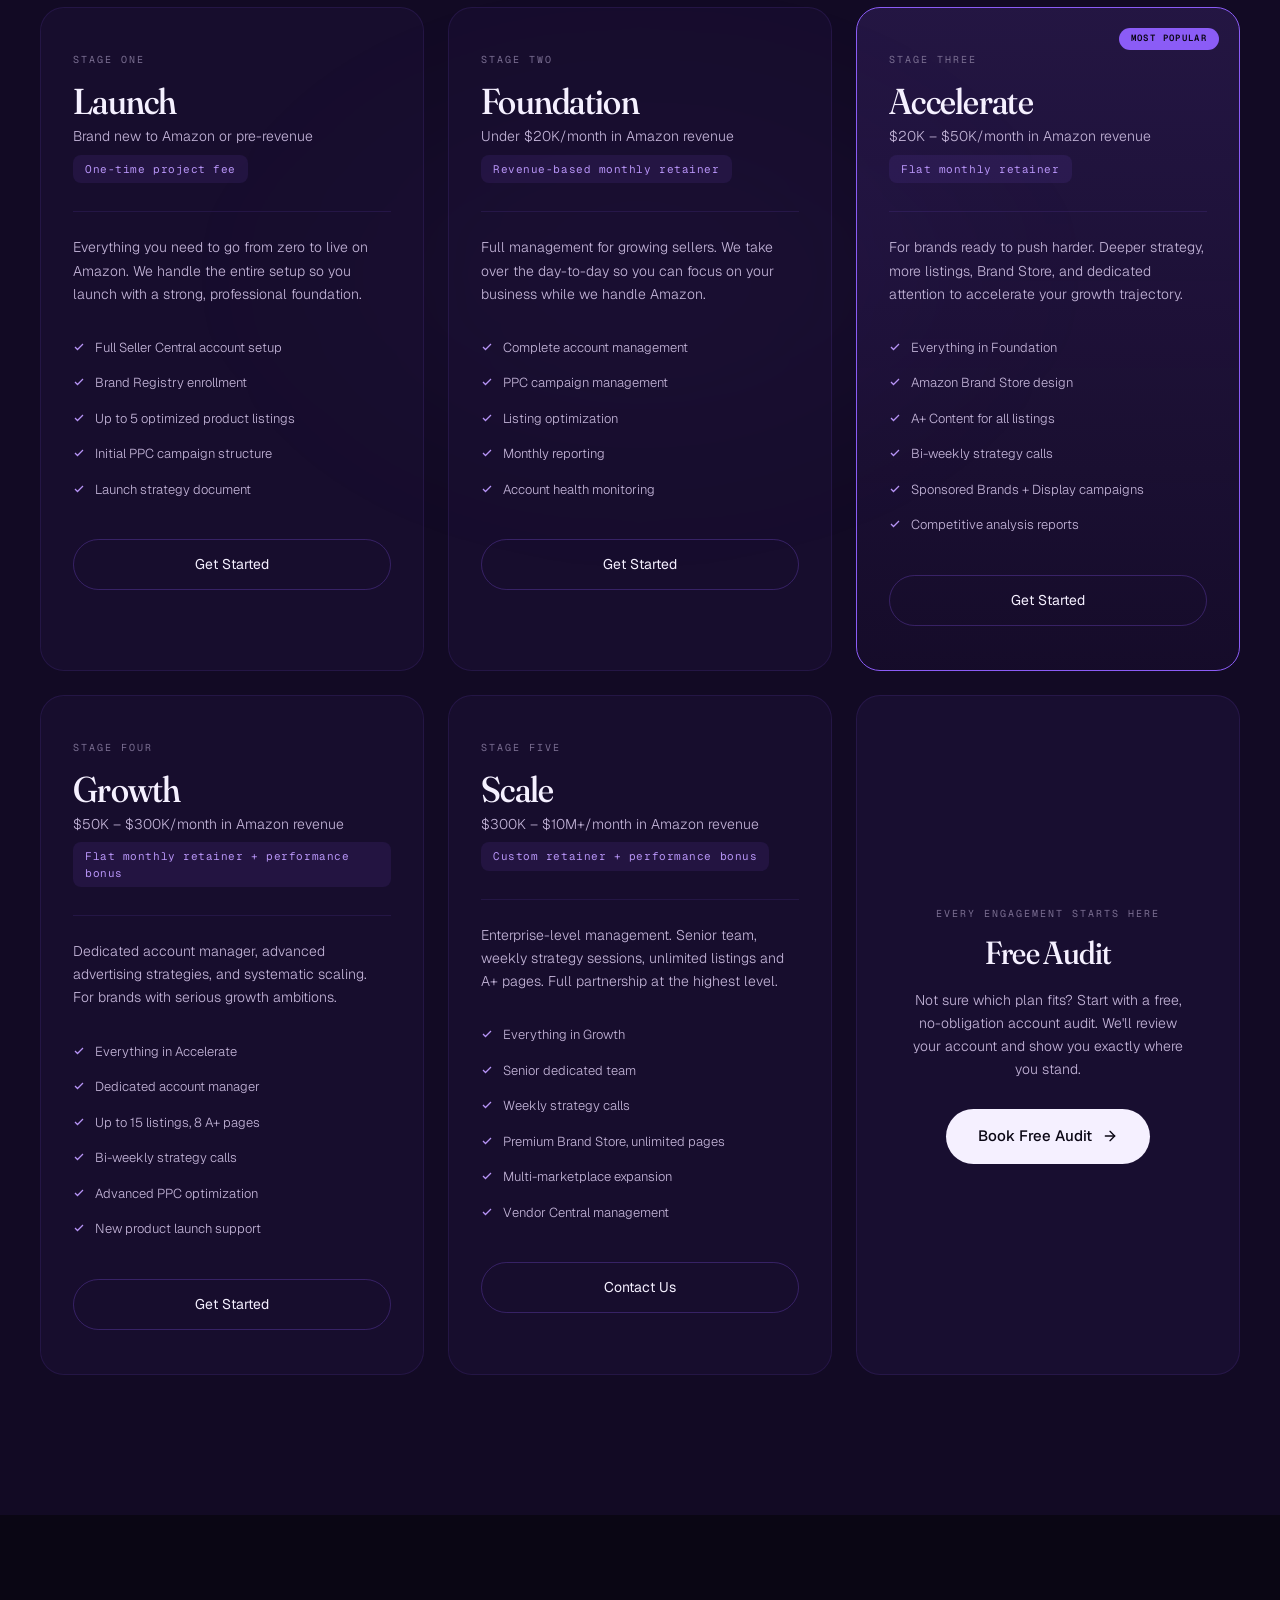
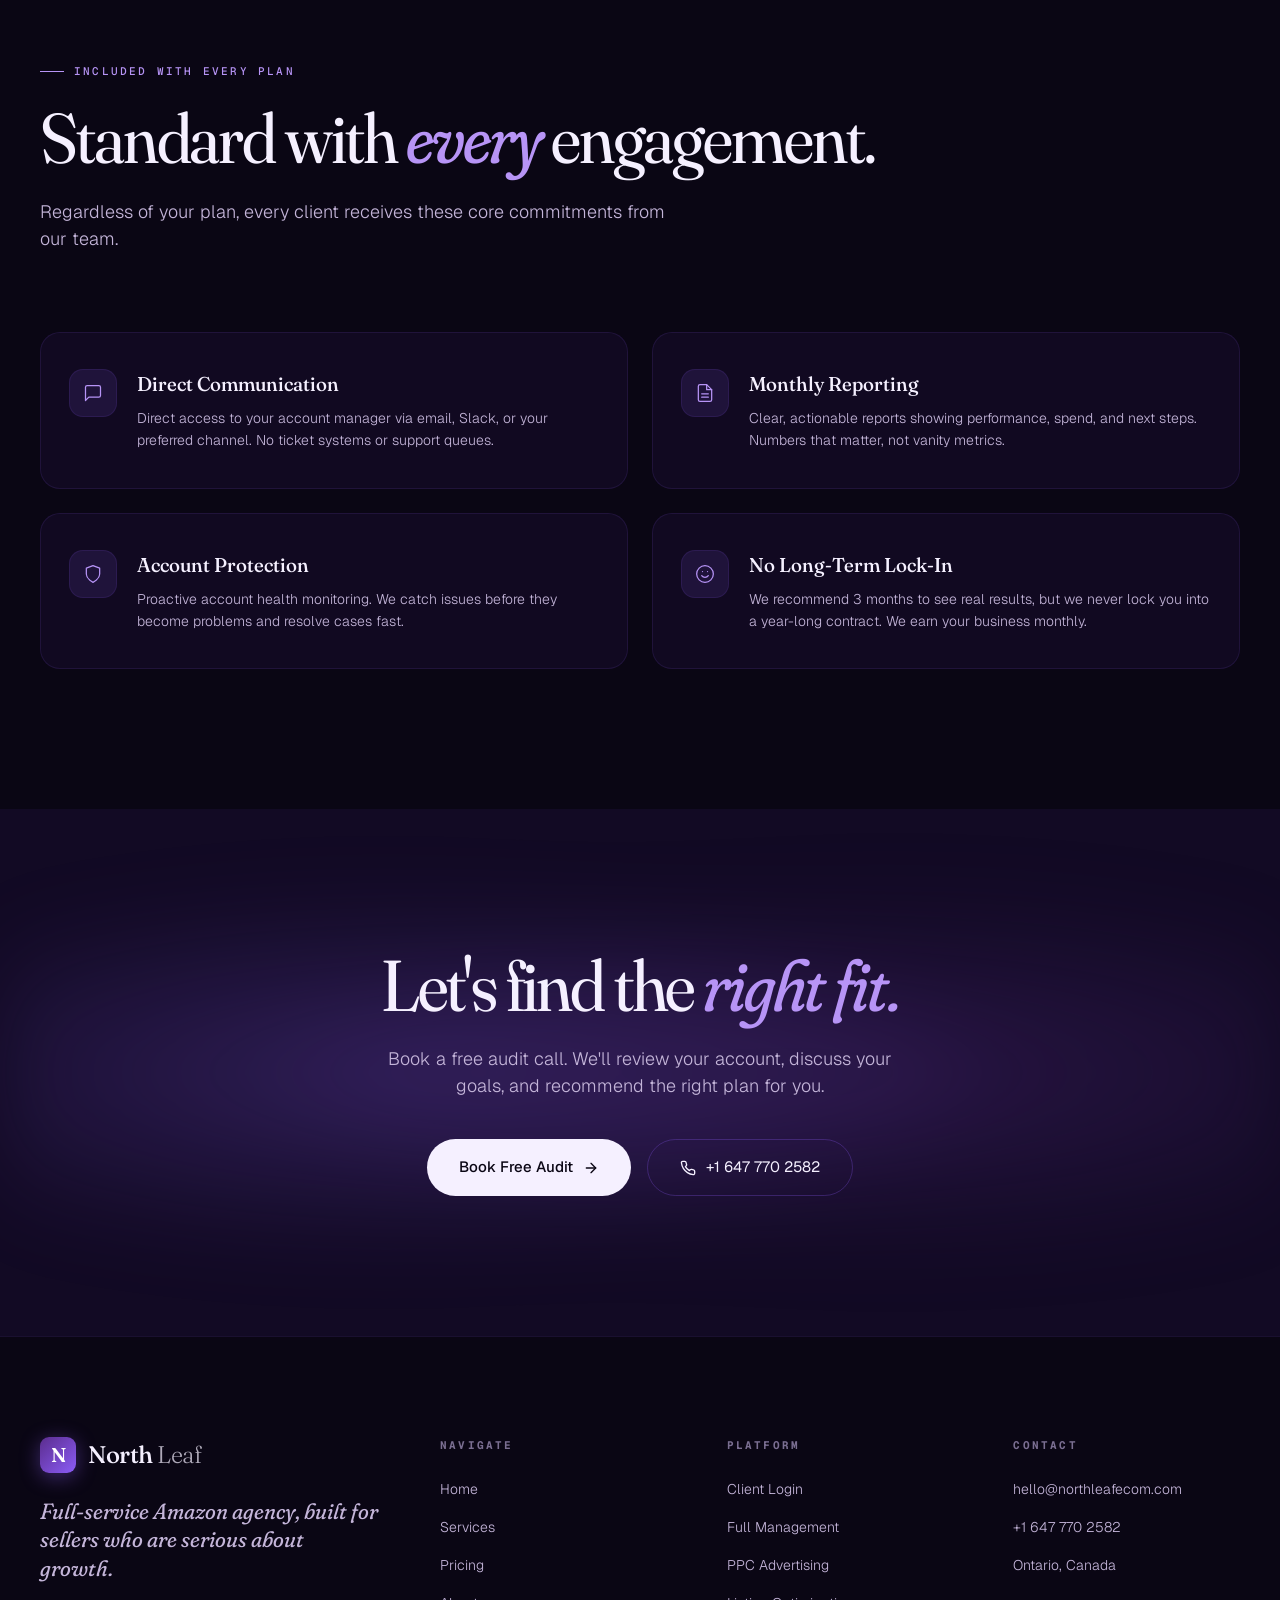
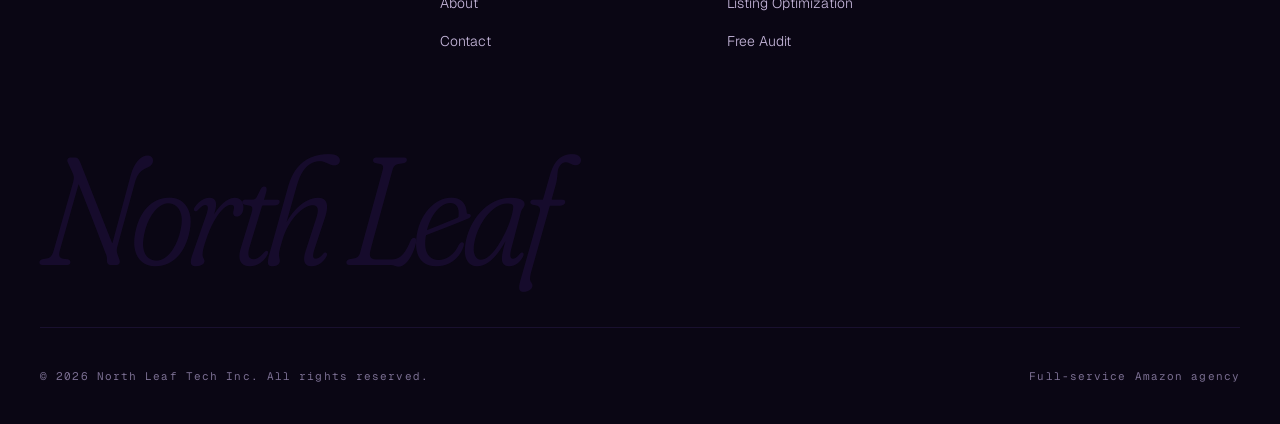
<file: pages/pricing.html>
<!DOCTYPE html>
<html lang="en">
<head>
<meta charset="UTF-8">
<meta name="viewport" content="width=device-width, initial-scale=1.0">
<title>Pricing — North Leaf Amazon Agency</title>
<meta name="description" content="Transparent pricing that scales with your business. From new sellers to enterprise brands.">
<link rel="preconnect" href="https://fonts.googleapis.com">
<link rel="preconnect" href="https://fonts.gstatic.com" crossorigin>
<link href="https://fonts.googleapis.com/css2?family=Fraunces:ital,opsz,wght,SOFT@0,9..144,200..900,0..100;1,9..144,200..900,0..100&family=Geist:wght@300..800&family=Geist+Mono:wght@400..600&display=swap" rel="stylesheet">
<link rel="stylesheet" href="../css/style.css">
<style>
/* ═══════════════════════════════════════════════════════════════
   PRICING PAGE
   ═══════════════════════════════════════════════════════════════ */

/* Pricing Philosophy */
.pricing-philosophy {
  background: var(--ink);
  padding: 100px 0 60px;
}

.philosophy-grid {
  display: grid;
  grid-template-columns: 1fr 1fr 1fr;
  gap: 24px;
  margin-top: 60px;
}

.philosophy-card {
  padding: 36px 28px;
  background: rgba(28, 16, 54, 0.4);
  border: 1px solid var(--line);
  border-radius: 20px;
  transition: all 0.4s var(--ease);
}

.philosophy-card:hover {
  transform: translateY(-4px);
  border-color: var(--line-strong);
  background: rgba(139, 92, 246, 0.08);
}

.philosophy-icon {
  width: 48px;
  height: 48px;
  border-radius: 14px;
  background: rgba(139, 92, 246, 0.12);
  border: 1px solid var(--line);
  display: flex;
  align-items: center;
  justify-content: center;
  margin-bottom: 20px;
  color: var(--purple-glow);
}

.philosophy-title {
  font-family: var(--display);
  font-size: 22px;
  font-weight: 500;
  color: var(--cream);
  margin-bottom: 12px;
  font-variation-settings: 'opsz' 72, 'SOFT' 40;
}

.philosophy-desc {
  font-family: var(--sans);
  font-size: 14px;
  font-weight: 300;
  line-height: 1.65;
  color: var(--cream-dim);
}

/* Plans */
.plans-section {
  background: var(--ink-2);
  position: relative;
  overflow: hidden;
}

.plans-section::before {
  content: '';
  position: absolute;
  top: 20%;
  left: 50%;
  transform: translateX(-50%);
  width: 1000px;
  height: 600px;
  background: radial-gradient(ellipse, rgba(139, 92, 246, 0.06) 0%, transparent 60%);
  filter: blur(60px);
  pointer-events: none;
}

.plans-grid {
  display: grid;
  grid-template-columns: repeat(3, 1fr);
  gap: 24px;
}

.plan {
  padding: 44px 32px;
  background: rgba(28, 16, 54, 0.5);
  border: 1px solid var(--line);
  border-radius: 24px;
  position: relative;
  transition: all 0.4s var(--ease);
  overflow: hidden;
}

.plan:hover {
  transform: translateY(-8px);
  border-color: var(--purple-bright);
  background: rgba(91, 45, 142, 0.12);
}

.plan-featured {
  background: linear-gradient(180deg, rgba(139, 92, 246, 0.15) 0%, rgba(91, 45, 142, 0.06) 100%);
  border-color: var(--purple-bright);
}

.plan-badge {
  position: absolute;
  top: 20px;
  right: 20px;
  font-family: var(--mono);
  font-size: 9px;
  letter-spacing: 0.15em;
  text-transform: uppercase;
  color: var(--ink);
  background: var(--purple-bright);
  padding: 4px 12px;
  border-radius: 100px;
  font-weight: 600;
}

.plan-stage {
  font-family: var(--mono);
  font-size: 10px;
  letter-spacing: 0.2em;
  color: var(--cream-faint);
  margin-bottom: 16px;
  text-transform: uppercase;
}

.plan-name {
  font-family: var(--display);
  font-size: 36px;
  font-weight: 500;
  color: var(--cream);
  line-height: 1;
  letter-spacing: -0.02em;
  margin-bottom: 8px;
  font-variation-settings: 'opsz' 96, 'SOFT' 40;
}

.plan-for {
  font-family: var(--sans);
  font-size: 14px;
  font-weight: 300;
  color: var(--cream-dim);
  margin-bottom: 8px;
  line-height: 1.4;
}

.plan-method {
  font-family: var(--mono);
  font-size: 11px;
  letter-spacing: 0.05em;
  color: var(--purple-glow);
  margin-bottom: 28px;
  padding: 6px 12px;
  background: rgba(139, 92, 246, 0.1);
  border-radius: 8px;
  display: inline-block;
}

.plan-divider {
  height: 1px;
  background: var(--line);
  margin: 0 0 24px;
}

.plan-desc {
  font-family: var(--sans);
  font-size: 14px;
  font-weight: 300;
  line-height: 1.65;
  color: var(--cream-dim);
  margin-bottom: 24px;
}

.plan-features {
  list-style: none;
}

.plan-features li {
  font-family: var(--sans);
  font-size: 13px;
  font-weight: 300;
  color: var(--cream-dim);
  padding: 8px 0;
  display: flex;
  align-items: flex-start;
  gap: 10px;
  line-height: 1.5;
}

.plan-features li svg {
  flex-shrink: 0;
  margin-top: 3px;
  color: var(--purple-glow);
}

.plan-cta {
  margin-top: 32px;
}

.plan-cta a {
  display: flex;
  justify-content: center;
  padding: 14px 24px;
  border: 1px solid var(--line-strong);
  border-radius: 100px;
  font-family: var(--sans);
  font-size: 14px;
  font-weight: 400;
  color: var(--cream);
  transition: all 0.3s var(--ease);
}

.plan-cta a:hover {
  background: var(--purple-bright);
  border-color: var(--purple-bright);
  color: white;
  transform: translateY(-2px);
}

/* Bonuses Section */
.bonuses-section {
  background: var(--ink);
}

.bonuses-grid {
  display: grid;
  grid-template-columns: 1fr 1fr;
  gap: 24px;
}

.bonus-card {
  padding: 36px 28px;
  background: rgba(28, 16, 54, 0.4);
  border: 1px solid var(--line);
  border-radius: 20px;
  display: flex;
  gap: 20px;
  transition: all 0.4s var(--ease);
}

.bonus-card:hover {
  border-color: var(--line-strong);
  background: rgba(139, 92, 246, 0.06);
}

.bonus-icon {
  width: 48px;
  height: 48px;
  border-radius: 14px;
  background: rgba(139, 92, 246, 0.12);
  border: 1px solid var(--line);
  display: flex;
  align-items: center;
  justify-content: center;
  flex-shrink: 0;
  color: var(--purple-glow);
}

.bonus-title {
  font-family: var(--display);
  font-size: 20px;
  font-weight: 500;
  color: var(--cream);
  margin-bottom: 8px;
  font-variation-settings: 'opsz' 72, 'SOFT' 40;
}

.bonus-desc {
  font-family: var(--sans);
  font-size: 14px;
  font-weight: 300;
  line-height: 1.6;
  color: var(--cream-dim);
}

/* CTA */
.pricing-cta {
  padding: 140px 0;
  position: relative;
  overflow: hidden;
  background: var(--ink-2);
}

.pricing-cta-bg {
  position: absolute;
  inset: 0;
  background:
    radial-gradient(ellipse at 30% 50%, rgba(139, 92, 246, 0.25) 0%, transparent 50%),
    radial-gradient(ellipse at 70% 50%, rgba(91, 45, 142, 0.3) 0%, transparent 50%);
  filter: blur(40px);
}

.pricing-cta-inner {
  position: relative;
  z-index: 2;
  text-align: center;
  max-width: 800px;
  margin: 0 auto;
}

.pricing-cta-headline {
  font-family: var(--display);
  font-weight: 400;
  font-size: clamp(40px, 6vw, 72px);
  line-height: 1;
  letter-spacing: -0.03em;
  color: var(--cream);
  margin-bottom: 24px;
  font-variation-settings: 'opsz' 144, 'SOFT' 40;
}

.pricing-cta-headline em {
  font-style: italic;
  color: var(--purple-glow);
  font-variation-settings: 'opsz' 144, 'SOFT' 100;
}

.pricing-cta-sub {
  font-family: var(--sans);
  font-size: 18px;
  font-weight: 300;
  color: var(--cream-dim);
  max-width: 540px;
  margin: 0 auto 40px;
  line-height: 1.5;
}

.pricing-cta-actions {
  display: flex;
  gap: 16px;
  justify-content: center;
  flex-wrap: wrap;
}

/* Responsive */
@media (max-width: 1024px) {
  .plans-grid { grid-template-columns: 1fr 1fr; }
  .philosophy-grid { grid-template-columns: 1fr; }
}

@media (max-width: 640px) {
  .plans-grid { grid-template-columns: 1fr; }
  .bonuses-grid { grid-template-columns: 1fr; }
  .pricing-cta-actions { flex-direction: column; width: 100%; }
}
</style>
</head>
<body>

<!-- NAVIGATION -->
<nav class="nav" id="nav">
  <div class="container nav-inner">
    <a href="../index.html" class="nav-brand">
      <div class="nav-logo logo-fallback">N</div>
      <div class="nav-brand-text">North <span>Leaf</span></div>
    </a>
    <ul class="nav-links">
      <li><a href="../index.html" class="nav-link">Home</a></li>
      <li><a href="services.html" class="nav-link">Services</a></li>
      <li><a href="pricing.html" class="nav-link active">Pricing</a></li>
      <li><a href="about.html" class="nav-link">About</a></li>
      <li><a href="contact.html" class="nav-link">Contact</a></li>
      <li><a href="../login.html" class="nav-link">Client Login</a></li>
    </ul>
    <a href="contact.html" class="nav-cta">
      Book Free Audit
      <svg class="nav-cta-arrow" width="14" height="14" viewBox="0 0 24 24" fill="none" stroke="currentColor" stroke-width="2" stroke-linecap="round" stroke-linejoin="round"><line x1="5" y1="12" x2="19" y2="12"></line><polyline points="12 5 19 12 12 19"></polyline></svg>
    </a>
    <div class="nav-hamburger"><span></span><span></span><span></span></div>
  </div>
</nav>
<div class="mobile-menu">
  <a href="../index.html">Home</a>
  <a href="services.html">Services</a>
  <a href="pricing.html">Pricing</a>
  <a href="about.html">About</a>
  <a href="contact.html">Contact</a>
  <a href="../login.html">Client Login</a>
</div>

<!-- PAGE HEADER -->
<section class="page-header">
  <div class="page-header-mesh"></div>
  <div class="page-header-grid"></div>
  <div class="container">
    <div class="page-header-label">Pricing</div>
    <h1 class="page-header-title">Plans that <em>grow</em> with you.</h1>
    <p class="page-header-sub">From launching your first product to managing a multi-million dollar catalog. We scale our services to match your stage.</p>
  </div>
</section>

<!-- PRICING PHILOSOPHY -->
<section class="section pricing-philosophy">
  <div class="container">
    <div class="reveal">
      <div class="section-label">Our Approach</div>
      <h2 class="section-title">How our pricing <em>works.</em></h2>
      <p class="section-sub">We believe pricing should be transparent, fair, and aligned with your growth. No hidden fees, no surprise charges.</p>
    </div>
    <div class="philosophy-grid reveal">
      <div class="philosophy-card">
        <div class="philosophy-icon">
          <svg width="22" height="22" viewBox="0 0 24 24" fill="none" stroke="currentColor" stroke-width="1.5" stroke-linecap="round" stroke-linejoin="round"><path d="M12 2L2 7l10 5 10-5-10-5z"></path><path d="M2 17l10 5 10-5"></path><path d="M2 12l10 5 10-5"></path></svg>
        </div>
        <h3 class="philosophy-title">Tiered by Revenue</h3>
        <p class="philosophy-desc">Your plan is matched to your current Amazon revenue. As you grow, your plan grows with you — always proportionate to the value you receive.</p>
      </div>
      <div class="philosophy-card">
        <div class="philosophy-icon">
          <svg width="22" height="22" viewBox="0 0 24 24" fill="none" stroke="currentColor" stroke-width="1.5" stroke-linecap="round" stroke-linejoin="round"><polyline points="23 6 13.5 15.5 8.5 10.5 1 18"></polyline><polyline points="17 6 23 6 23 12"></polyline></svg>
        </div>
        <h3 class="philosophy-title">Performance Bonuses</h3>
        <p class="philosophy-desc">We offer optional performance-based bonuses that align our incentives. When you hit goals, we both win. This is how true partnership works.</p>
      </div>
      <div class="philosophy-card">
        <div class="philosophy-icon">
          <svg width="22" height="22" viewBox="0 0 24 24" fill="none" stroke="currentColor" stroke-width="1.5" stroke-linecap="round" stroke-linejoin="round"><rect x="3" y="11" width="18" height="11" rx="2" ry="2"></rect><path d="M7 11V7a5 5 0 0 1 10 0v4"></path></svg>
        </div>
        <h3 class="philosophy-title">No Lock-In Contracts</h3>
        <p class="philosophy-desc">We earn your business every month. While we recommend a 3-month commitment for results, you're never locked into a long-term contract.</p>
      </div>
    </div>
  </div>
</section>

<!-- PLANS -->
<section class="section plans-section">
  <div class="container">
    <div class="reveal">
      <div class="section-label">Plans</div>
      <h2 class="section-title">Choose your <em>stage.</em></h2>
      <p class="section-sub">Each plan includes full account management. The scope and depth of service scales with your business.</p>
    </div>
    <div class="plans-grid reveal">

      <!-- Launch -->
      <div class="plan">
        <div class="plan-stage">Stage One</div>
        <h3 class="plan-name">Launch</h3>
        <p class="plan-for">Brand new to Amazon or pre-revenue</p>
        <div class="plan-method">One-time project fee</div>
        <div class="plan-divider"></div>
        <p class="plan-desc">Everything you need to go from zero to live on Amazon. We handle the entire setup so you launch with a strong, professional foundation.</p>
        <ul class="plan-features">
          <li><svg width="12" height="12" viewBox="0 0 24 24" fill="none" stroke="currentColor" stroke-width="2.5"><polyline points="20 6 9 17 4 12"></polyline></svg>Full Seller Central account setup</li>
          <li><svg width="12" height="12" viewBox="0 0 24 24" fill="none" stroke="currentColor" stroke-width="2.5"><polyline points="20 6 9 17 4 12"></polyline></svg>Brand Registry enrollment</li>
          <li><svg width="12" height="12" viewBox="0 0 24 24" fill="none" stroke="currentColor" stroke-width="2.5"><polyline points="20 6 9 17 4 12"></polyline></svg>Up to 5 optimized product listings</li>
          <li><svg width="12" height="12" viewBox="0 0 24 24" fill="none" stroke="currentColor" stroke-width="2.5"><polyline points="20 6 9 17 4 12"></polyline></svg>Initial PPC campaign structure</li>
          <li><svg width="12" height="12" viewBox="0 0 24 24" fill="none" stroke="currentColor" stroke-width="2.5"><polyline points="20 6 9 17 4 12"></polyline></svg>Launch strategy document</li>
        </ul>
        <div class="plan-cta"><a href="contact.html">Get Started</a></div>
      </div>

      <!-- Foundation -->
      <div class="plan">
        <div class="plan-stage">Stage Two</div>
        <h3 class="plan-name">Foundation</h3>
        <p class="plan-for">Under $20K/month in Amazon revenue</p>
        <div class="plan-method">Revenue-based monthly retainer</div>
        <div class="plan-divider"></div>
        <p class="plan-desc">Full management for growing sellers. We take over the day-to-day so you can focus on your business while we handle Amazon.</p>
        <ul class="plan-features">
          <li><svg width="12" height="12" viewBox="0 0 24 24" fill="none" stroke="currentColor" stroke-width="2.5"><polyline points="20 6 9 17 4 12"></polyline></svg>Complete account management</li>
          <li><svg width="12" height="12" viewBox="0 0 24 24" fill="none" stroke="currentColor" stroke-width="2.5"><polyline points="20 6 9 17 4 12"></polyline></svg>PPC campaign management</li>
          <li><svg width="12" height="12" viewBox="0 0 24 24" fill="none" stroke="currentColor" stroke-width="2.5"><polyline points="20 6 9 17 4 12"></polyline></svg>Listing optimization</li>
          <li><svg width="12" height="12" viewBox="0 0 24 24" fill="none" stroke="currentColor" stroke-width="2.5"><polyline points="20 6 9 17 4 12"></polyline></svg>Monthly reporting</li>
          <li><svg width="12" height="12" viewBox="0 0 24 24" fill="none" stroke="currentColor" stroke-width="2.5"><polyline points="20 6 9 17 4 12"></polyline></svg>Account health monitoring</li>
        </ul>
        <div class="plan-cta"><a href="contact.html">Get Started</a></div>
      </div>

      <!-- Accelerate -->
      <div class="plan plan-featured">
        <div class="plan-badge">Most Popular</div>
        <div class="plan-stage">Stage Three</div>
        <h3 class="plan-name">Accelerate</h3>
        <p class="plan-for">$20K – $50K/month in Amazon revenue</p>
        <div class="plan-method">Flat monthly retainer</div>
        <div class="plan-divider"></div>
        <p class="plan-desc">For brands ready to push harder. Deeper strategy, more listings, Brand Store, and dedicated attention to accelerate your growth trajectory.</p>
        <ul class="plan-features">
          <li><svg width="12" height="12" viewBox="0 0 24 24" fill="none" stroke="currentColor" stroke-width="2.5"><polyline points="20 6 9 17 4 12"></polyline></svg>Everything in Foundation</li>
          <li><svg width="12" height="12" viewBox="0 0 24 24" fill="none" stroke="currentColor" stroke-width="2.5"><polyline points="20 6 9 17 4 12"></polyline></svg>Amazon Brand Store design</li>
          <li><svg width="12" height="12" viewBox="0 0 24 24" fill="none" stroke="currentColor" stroke-width="2.5"><polyline points="20 6 9 17 4 12"></polyline></svg>A+ Content for all listings</li>
          <li><svg width="12" height="12" viewBox="0 0 24 24" fill="none" stroke="currentColor" stroke-width="2.5"><polyline points="20 6 9 17 4 12"></polyline></svg>Bi-weekly strategy calls</li>
          <li><svg width="12" height="12" viewBox="0 0 24 24" fill="none" stroke="currentColor" stroke-width="2.5"><polyline points="20 6 9 17 4 12"></polyline></svg>Sponsored Brands + Display campaigns</li>
          <li><svg width="12" height="12" viewBox="0 0 24 24" fill="none" stroke="currentColor" stroke-width="2.5"><polyline points="20 6 9 17 4 12"></polyline></svg>Competitive analysis reports</li>
        </ul>
        <div class="plan-cta"><a href="contact.html">Get Started</a></div>
      </div>

      <!-- Growth -->
      <div class="plan">
        <div class="plan-stage">Stage Four</div>
        <h3 class="plan-name">Growth</h3>
        <p class="plan-for">$50K – $300K/month in Amazon revenue</p>
        <div class="plan-method">Flat monthly retainer + performance bonus</div>
        <div class="plan-divider"></div>
        <p class="plan-desc">Dedicated account manager, advanced advertising strategies, and systematic scaling. For brands with serious growth ambitions.</p>
        <ul class="plan-features">
          <li><svg width="12" height="12" viewBox="0 0 24 24" fill="none" stroke="currentColor" stroke-width="2.5"><polyline points="20 6 9 17 4 12"></polyline></svg>Everything in Accelerate</li>
          <li><svg width="12" height="12" viewBox="0 0 24 24" fill="none" stroke="currentColor" stroke-width="2.5"><polyline points="20 6 9 17 4 12"></polyline></svg>Dedicated account manager</li>
          <li><svg width="12" height="12" viewBox="0 0 24 24" fill="none" stroke="currentColor" stroke-width="2.5"><polyline points="20 6 9 17 4 12"></polyline></svg>Up to 15 listings, 8 A+ pages</li>
          <li><svg width="12" height="12" viewBox="0 0 24 24" fill="none" stroke="currentColor" stroke-width="2.5"><polyline points="20 6 9 17 4 12"></polyline></svg>Bi-weekly strategy calls</li>
          <li><svg width="12" height="12" viewBox="0 0 24 24" fill="none" stroke="currentColor" stroke-width="2.5"><polyline points="20 6 9 17 4 12"></polyline></svg>Advanced PPC optimization</li>
          <li><svg width="12" height="12" viewBox="0 0 24 24" fill="none" stroke="currentColor" stroke-width="2.5"><polyline points="20 6 9 17 4 12"></polyline></svg>New product launch support</li>
        </ul>
        <div class="plan-cta"><a href="contact.html">Get Started</a></div>
      </div>

      <!-- Scale -->
      <div class="plan">
        <div class="plan-stage">Stage Five</div>
        <h3 class="plan-name">Scale</h3>
        <p class="plan-for">$300K – $10M+/month in Amazon revenue</p>
        <div class="plan-method">Custom retainer + performance bonus</div>
        <div class="plan-divider"></div>
        <p class="plan-desc">Enterprise-level management. Senior team, weekly strategy sessions, unlimited listings and A+ pages. Full partnership at the highest level.</p>
        <ul class="plan-features">
          <li><svg width="12" height="12" viewBox="0 0 24 24" fill="none" stroke="currentColor" stroke-width="2.5"><polyline points="20 6 9 17 4 12"></polyline></svg>Everything in Growth</li>
          <li><svg width="12" height="12" viewBox="0 0 24 24" fill="none" stroke="currentColor" stroke-width="2.5"><polyline points="20 6 9 17 4 12"></polyline></svg>Senior dedicated team</li>
          <li><svg width="12" height="12" viewBox="0 0 24 24" fill="none" stroke="currentColor" stroke-width="2.5"><polyline points="20 6 9 17 4 12"></polyline></svg>Weekly strategy calls</li>
          <li><svg width="12" height="12" viewBox="0 0 24 24" fill="none" stroke="currentColor" stroke-width="2.5"><polyline points="20 6 9 17 4 12"></polyline></svg>Premium Brand Store, unlimited pages</li>
          <li><svg width="12" height="12" viewBox="0 0 24 24" fill="none" stroke="currentColor" stroke-width="2.5"><polyline points="20 6 9 17 4 12"></polyline></svg>Multi-marketplace expansion</li>
          <li><svg width="12" height="12" viewBox="0 0 24 24" fill="none" stroke="currentColor" stroke-width="2.5"><polyline points="20 6 9 17 4 12"></polyline></svg>Vendor Central management</li>
        </ul>
        <div class="plan-cta"><a href="contact.html">Contact Us</a></div>
      </div>

      <!-- Free Audit -->
      <div class="plan" style="display:flex; flex-direction:column; justify-content:center; align-items:center; text-align:center; background: rgba(139,92,246,0.06);">
        <div class="plan-stage">Every Engagement Starts Here</div>
        <h3 class="plan-name" style="font-size:32px;">Free Audit</h3>
        <p class="plan-desc" style="max-width:280px; margin: 12px auto 28px;">Not sure which plan fits? Start with a free, no-obligation account audit. We'll review your account and show you exactly where you stand.</p>
        <a href="contact.html" class="btn-primary">
          Book Free Audit
          <svg width="16" height="16" viewBox="0 0 24 24" fill="none" stroke="currentColor" stroke-width="2" stroke-linecap="round" stroke-linejoin="round"><line x1="5" y1="12" x2="19" y2="12"></line><polyline points="12 5 19 12 12 19"></polyline></svg>
        </a>
      </div>
    </div>
  </div>
</section>

<!-- WHAT'S INCLUDED -->
<section class="section bonuses-section">
  <div class="container">
    <div class="reveal">
      <div class="section-label">Included With Every Plan</div>
      <h2 class="section-title">Standard with <em>every</em> engagement.</h2>
      <p class="section-sub">Regardless of your plan, every client receives these core commitments from our team.</p>
    </div>
    <div class="bonuses-grid reveal">
      <div class="bonus-card">
        <div class="bonus-icon">
          <svg width="20" height="20" viewBox="0 0 24 24" fill="none" stroke="currentColor" stroke-width="1.5" stroke-linecap="round" stroke-linejoin="round"><path d="M21 15a2 2 0 0 1-2 2H7l-4 4V5a2 2 0 0 1 2-2h14a2 2 0 0 1 2 2z"></path></svg>
        </div>
        <div>
          <h3 class="bonus-title">Direct Communication</h3>
          <p class="bonus-desc">Direct access to your account manager via email, Slack, or your preferred channel. No ticket systems or support queues.</p>
        </div>
      </div>
      <div class="bonus-card">
        <div class="bonus-icon">
          <svg width="20" height="20" viewBox="0 0 24 24" fill="none" stroke="currentColor" stroke-width="1.5" stroke-linecap="round" stroke-linejoin="round"><path d="M14 2H6a2 2 0 0 0-2 2v16a2 2 0 0 0 2 2h12a2 2 0 0 0 2-2V8z"></path><polyline points="14 2 14 8 20 8"></polyline><line x1="16" y1="13" x2="8" y2="13"></line><line x1="16" y1="17" x2="8" y2="17"></line></svg>
        </div>
        <div>
          <h3 class="bonus-title">Monthly Reporting</h3>
          <p class="bonus-desc">Clear, actionable reports showing performance, spend, and next steps. Numbers that matter, not vanity metrics.</p>
        </div>
      </div>
      <div class="bonus-card">
        <div class="bonus-icon">
          <svg width="20" height="20" viewBox="0 0 24 24" fill="none" stroke="currentColor" stroke-width="1.5" stroke-linecap="round" stroke-linejoin="round"><path d="M12 22s8-4 8-10V5l-8-3-8 3v7c0 6 8 10 8 10z"></path></svg>
        </div>
        <div>
          <h3 class="bonus-title">Account Protection</h3>
          <p class="bonus-desc">Proactive account health monitoring. We catch issues before they become problems and resolve cases fast.</p>
        </div>
      </div>
      <div class="bonus-card">
        <div class="bonus-icon">
          <svg width="20" height="20" viewBox="0 0 24 24" fill="none" stroke="currentColor" stroke-width="1.5" stroke-linecap="round" stroke-linejoin="round"><circle cx="12" cy="12" r="10"></circle><path d="M8 14s1.5 2 4 2 4-2 4-2"></path><line x1="9" y1="9" x2="9.01" y2="9"></line><line x1="15" y1="9" x2="15.01" y2="9"></line></svg>
        </div>
        <div>
          <h3 class="bonus-title">No Long-Term Lock-In</h3>
          <p class="bonus-desc">We recommend 3 months to see real results, but we never lock you into a year-long contract. We earn your business monthly.</p>
        </div>
      </div>
    </div>
  </div>
</section>

<!-- CTA -->
<section class="pricing-cta">
  <div class="pricing-cta-bg"></div>
  <div class="container">
    <div class="pricing-cta-inner reveal">
      <h2 class="pricing-cta-headline">Let's find the <em>right fit.</em></h2>
      <p class="pricing-cta-sub">Book a free audit call. We'll review your account, discuss your goals, and recommend the right plan for you.</p>
      <div class="pricing-cta-actions">
        <a href="contact.html" class="btn-primary">
          Book Free Audit
          <svg width="16" height="16" viewBox="0 0 24 24" fill="none" stroke="currentColor" stroke-width="2" stroke-linecap="round" stroke-linejoin="round"><line x1="5" y1="12" x2="19" y2="12"></line><polyline points="12 5 19 12 12 19"></polyline></svg>
        </a>
        <a href="tel:+16477702582" class="btn-outline">
          <svg width="16" height="16" viewBox="0 0 24 24" fill="none" stroke="currentColor" stroke-width="2" stroke-linecap="round" stroke-linejoin="round"><path d="M22 16.92v3a2 2 0 0 1-2.18 2 19.79 19.79 0 0 1-8.63-3.07 19.5 19.5 0 0 1-6-6 19.79 19.79 0 0 1-3.07-8.67A2 2 0 0 1 4.11 2h3a2 2 0 0 1 2 1.72 12.84 12.84 0 0 0 .7 2.81 2 2 0 0 1-.45 2.11L8.09 9.91a16 16 0 0 0 6 6l1.27-1.27a2 2 0 0 1 2.11-.45 12.84 12.84 0 0 0 2.81.7A2 2 0 0 1 22 16.92z"></path></svg>
          +1 647 770 2582
        </a>
      </div>
    </div>
  </div>
</section>

<!-- FOOTER -->
<footer class="footer">
  <div class="container">
    <div class="footer-grid">
      <div class="footer-brand">
        <a href="../index.html" class="nav-brand">
          <div class="nav-logo logo-fallback">N</div>
          <div class="nav-brand-text">North <span>Leaf</span></div>
        </a>
        <p class="footer-tagline">Full-service Amazon agency, built for sellers who are serious about growth.</p>
      </div>
      <div class="footer-col">
        <h4 class="footer-heading">Navigate</h4>
        <ul class="footer-list">
          <li><a href="../index.html">Home</a></li>
          <li><a href="services.html">Services</a></li>
          <li><a href="pricing.html">Pricing</a></li>
          <li><a href="about.html">About</a></li>
          <li><a href="contact.html">Contact</a></li>
        </ul>
      </div>
      <div class="footer-col">
        <h4 class="footer-heading">Platform</h4>
        <ul class="footer-list">
          <li><a href="../login.html">Client Login</a></li>
          <li><a href="services.html">Full Management</a></li>
          <li><a href="services.html">PPC Advertising</a></li>
          <li><a href="services.html">Listing Optimization</a></li>
          <li><a href="contact.html">Free Audit</a></li>
        </ul>
      </div>
      <div class="footer-col">
        <h4 class="footer-heading">Contact</h4>
        <ul class="footer-list">
          <li><a href="mailto:hello@northleafecom.com">hello@northleafecom.com</a></li>
          <li><a href="tel:+16477702582">+1 647 770 2582</a></li>
          <li><a href="#">Ontario, Canada</a></li>
        </ul>
      </div>
    </div>
    <div class="footer-brand-text">North Leaf</div>
    <div class="footer-bottom">
      <div>&copy; 2026 North Leaf Tech Inc. All rights reserved.</div>
      <div>Full-service Amazon agency</div>
    </div>
  </div>
</footer>

<script src="../js/main.js"></script>
</body>
</html>
</file>
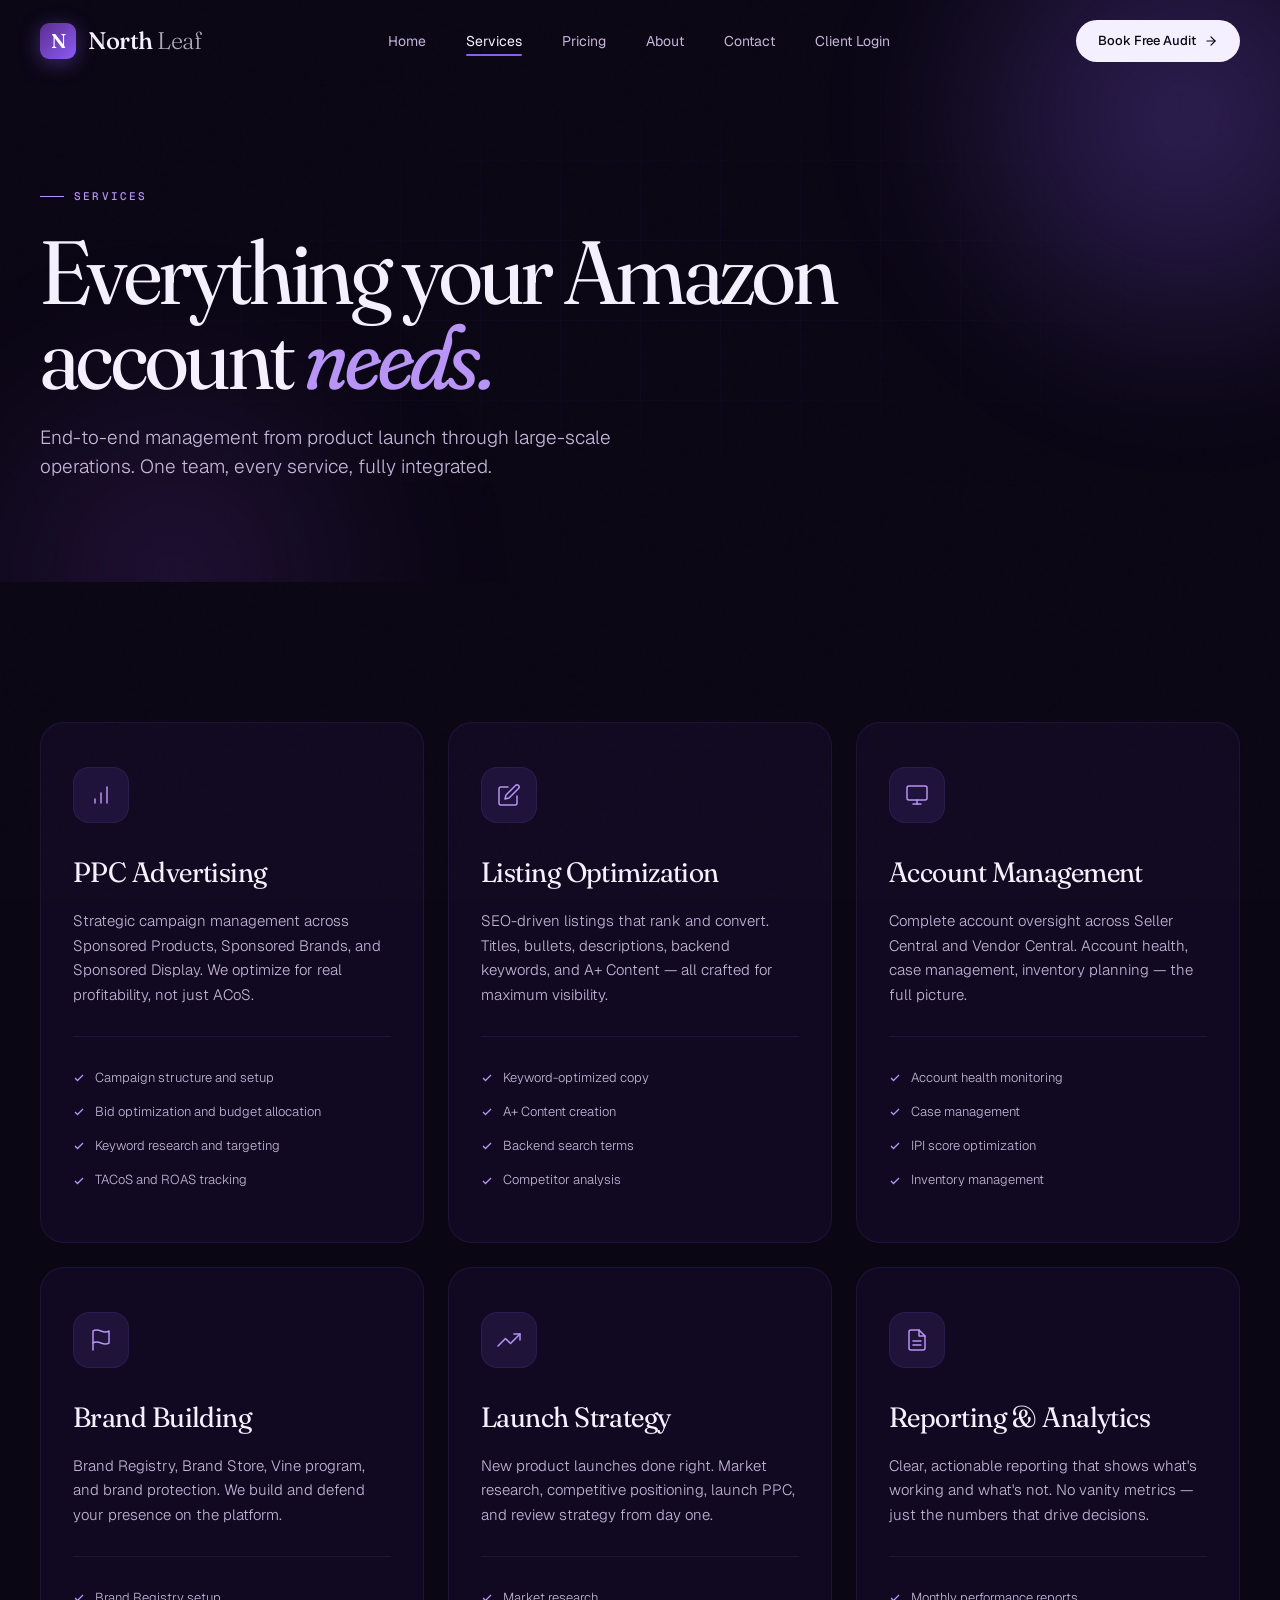
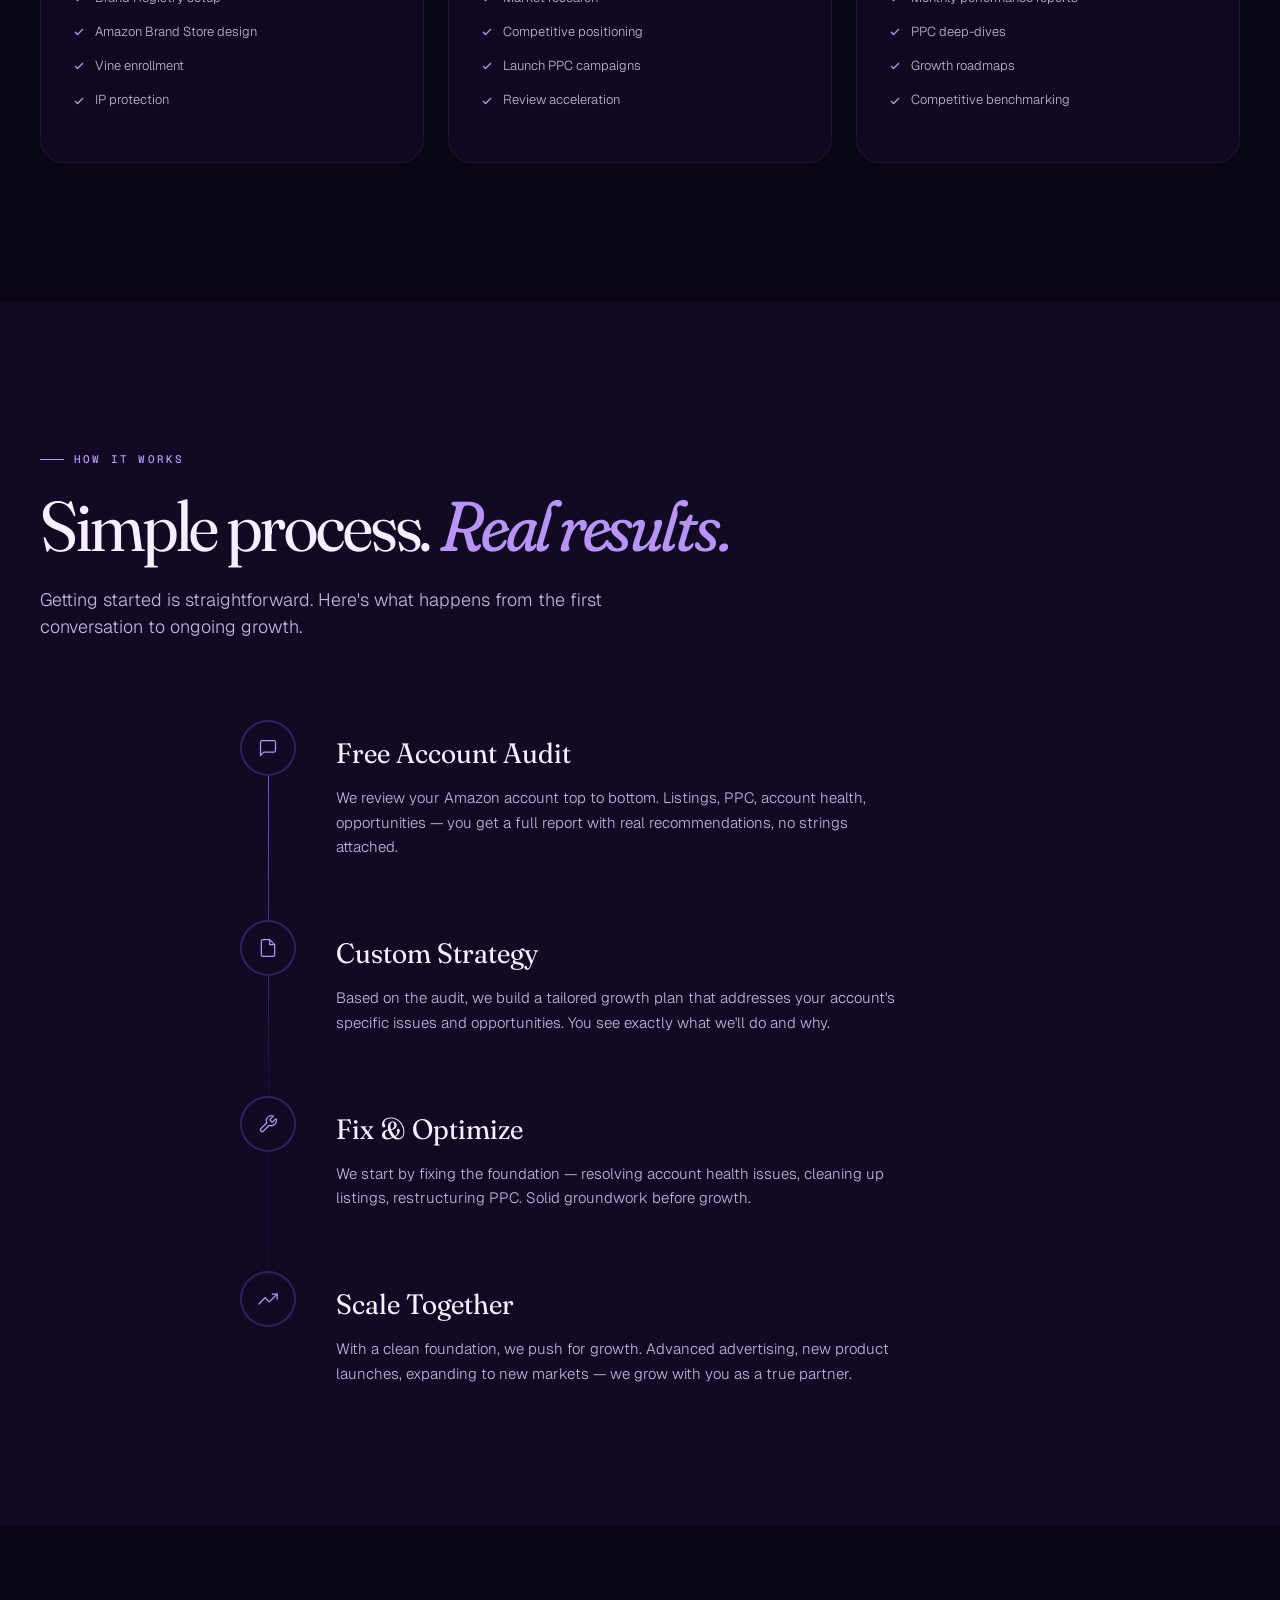
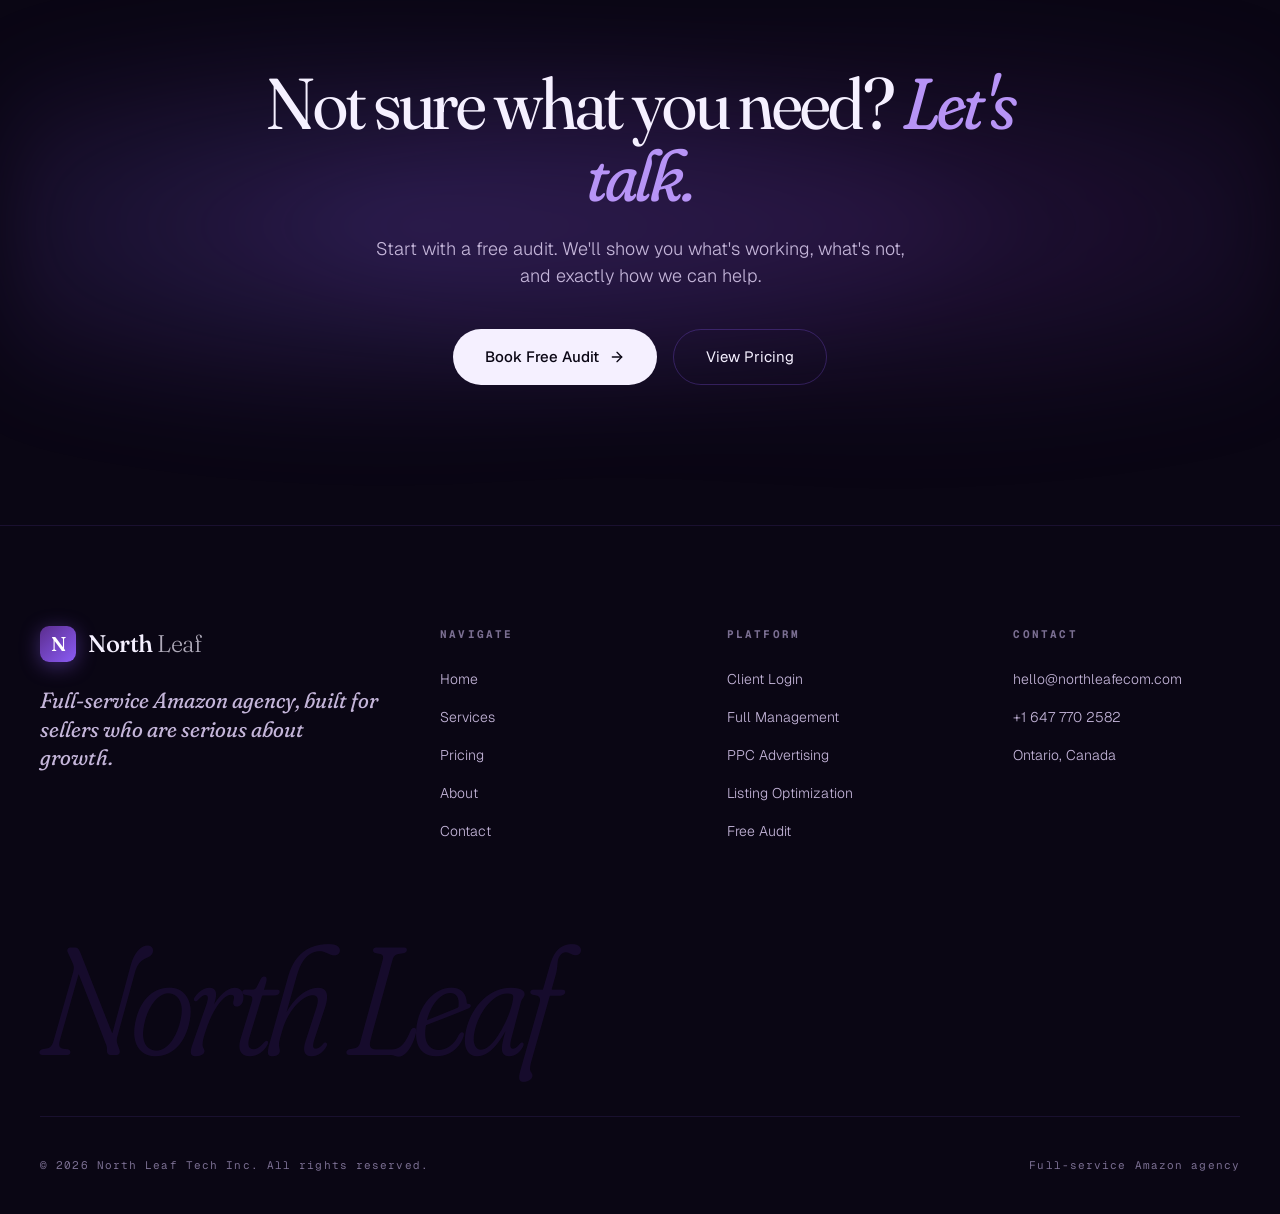
<file: pages/services.html>
<!DOCTYPE html>
<html lang="en">
<head>
<meta charset="UTF-8">
<meta name="viewport" content="width=device-width, initial-scale=1.0">
<title>Services — North Leaf Amazon Agency</title>
<meta name="description" content="Full Amazon account management, PPC advertising, listing optimization, and more.">
<link rel="preconnect" href="https://fonts.googleapis.com">
<link rel="preconnect" href="https://fonts.gstatic.com" crossorigin>
<link href="https://fonts.googleapis.com/css2?family=Fraunces:ital,opsz,wght,SOFT@0,9..144,200..900,0..100;1,9..144,200..900,0..100&family=Geist:wght@300..800&family=Geist+Mono:wght@400..600&display=swap" rel="stylesheet">
<link rel="stylesheet" href="../css/style.css">
<style>
/* ═══════════════════════════════════════════════════════════════
   SERVICES PAGE
   ═══════════════════════════════════════════════════════════════ */

/* Services Grid */
.services-section { background: var(--ink); }

.services-grid {
  display: grid;
  grid-template-columns: repeat(3, 1fr);
  gap: 24px;
}

.service-card {
  padding: 44px 32px;
  background: rgba(28, 16, 54, 0.4);
  border: 1px solid var(--line);
  border-radius: 24px;
  transition: all 0.5s var(--ease);
  position: relative;
  overflow: hidden;
}

.service-card::before {
  content: '';
  position: absolute;
  top: 0; left: 0; right: 0;
  height: 3px;
  background: linear-gradient(90deg, transparent, var(--purple-bright), transparent);
  opacity: 0;
  transition: opacity 0.5s var(--ease);
}

.service-card:hover {
  transform: translateY(-6px);
  background: rgba(139, 92, 246, 0.1);
  border-color: var(--line-strong);
}

.service-card:hover::before { opacity: 1; }

.service-icon {
  width: 56px;
  height: 56px;
  border-radius: 16px;
  background: rgba(139, 92, 246, 0.12);
  border: 1px solid var(--line);
  display: flex;
  align-items: center;
  justify-content: center;
  margin-bottom: 28px;
  color: var(--purple-glow);
  transition: all 0.4s var(--ease);
}

.service-card:hover .service-icon {
  background: rgba(139, 92, 246, 0.2);
  border-color: var(--purple-bright);
}

.service-name {
  font-family: var(--display);
  font-size: 28px;
  font-weight: 400;
  color: var(--cream);
  margin-bottom: 16px;
  letter-spacing: -0.02em;
  font-variation-settings: 'opsz' 72, 'SOFT' 40;
}

.service-desc {
  font-family: var(--sans);
  font-size: 15px;
  font-weight: 300;
  line-height: 1.65;
  color: var(--cream-dim);
  margin-bottom: 28px;
}

.service-includes {
  list-style: none;
  padding-top: 24px;
  border-top: 1px solid var(--line);
}

.service-includes li {
  font-family: var(--sans);
  font-size: 13px;
  font-weight: 300;
  color: var(--cream-dim);
  padding: 8px 0;
  display: flex;
  align-items: center;
  gap: 10px;
  line-height: 1.4;
}

.service-includes li svg {
  flex-shrink: 0;
  color: var(--purple-glow);
}

/* How It Works */
.how-section {
  background: var(--ink-2);
  position: relative;
}

.how-timeline {
  position: relative;
  max-width: 800px;
  margin: 0 auto;
}

.how-timeline::before {
  content: '';
  position: absolute;
  left: 28px;
  top: 0;
  bottom: 0;
  width: 1px;
  background: linear-gradient(180deg, var(--purple-bright), var(--line), transparent);
}

.how-step {
  display: flex;
  gap: 40px;
  margin-bottom: 60px;
  position: relative;
}

.how-step:last-child { margin-bottom: 0; }

.how-dot {
  width: 56px;
  height: 56px;
  border-radius: 50%;
  background: var(--ink-2);
  border: 2px solid var(--line-strong);
  display: flex;
  align-items: center;
  justify-content: center;
  flex-shrink: 0;
  color: var(--purple-glow);
  z-index: 2;
  transition: all 0.4s var(--ease);
}

.how-step:hover .how-dot {
  border-color: var(--purple-bright);
  background: rgba(139, 92, 246, 0.15);
}

.how-content {
  padding-top: 12px;
}

.how-title {
  font-family: var(--display);
  font-size: 28px;
  font-weight: 400;
  color: var(--cream);
  margin-bottom: 12px;
  font-variation-settings: 'opsz' 72, 'SOFT' 40;
}

.how-desc {
  font-family: var(--sans);
  font-size: 15px;
  font-weight: 300;
  line-height: 1.65;
  color: var(--cream-dim);
  max-width: 560px;
}

/* CTA */
.services-cta {
  padding: 140px 0;
  position: relative;
  overflow: hidden;
  background: var(--ink);
}

.services-cta-bg {
  position: absolute;
  inset: 0;
  background:
    radial-gradient(ellipse at 30% 50%, rgba(139, 92, 246, 0.25) 0%, transparent 50%),
    radial-gradient(ellipse at 70% 50%, rgba(91, 45, 142, 0.3) 0%, transparent 50%);
  filter: blur(40px);
}

.services-cta-inner {
  position: relative;
  z-index: 2;
  text-align: center;
  max-width: 800px;
  margin: 0 auto;
}

.services-cta-headline {
  font-family: var(--display);
  font-weight: 400;
  font-size: clamp(40px, 6vw, 72px);
  line-height: 1;
  letter-spacing: -0.03em;
  color: var(--cream);
  margin-bottom: 24px;
  font-variation-settings: 'opsz' 144, 'SOFT' 40;
}

.services-cta-headline em {
  font-style: italic;
  color: var(--purple-glow);
  font-variation-settings: 'opsz' 144, 'SOFT' 100;
}

.services-cta-sub {
  font-family: var(--sans);
  font-size: 18px;
  font-weight: 300;
  color: var(--cream-dim);
  max-width: 540px;
  margin: 0 auto 40px;
  line-height: 1.5;
}

.services-cta-actions {
  display: flex;
  gap: 16px;
  justify-content: center;
  flex-wrap: wrap;
}

/* Responsive */
@media (max-width: 1024px) {
  .services-grid { grid-template-columns: 1fr 1fr; }
}

@media (max-width: 640px) {
  .services-grid { grid-template-columns: 1fr; }
  .how-step { gap: 24px; }
  .services-cta-actions { flex-direction: column; width: 100%; }
}
</style>
</head>
<body>

<!-- NAVIGATION -->
<nav class="nav" id="nav">
  <div class="container nav-inner">
    <a href="../index.html" class="nav-brand">
      <div class="nav-logo logo-fallback">N</div>
      <div class="nav-brand-text">North <span>Leaf</span></div>
    </a>
    <ul class="nav-links">
      <li><a href="../index.html" class="nav-link">Home</a></li>
      <li><a href="services.html" class="nav-link active">Services</a></li>
      <li><a href="pricing.html" class="nav-link">Pricing</a></li>
      <li><a href="about.html" class="nav-link">About</a></li>
      <li><a href="contact.html" class="nav-link">Contact</a></li>
      <li><a href="../login.html" class="nav-link">Client Login</a></li>
    </ul>
    <a href="contact.html" class="nav-cta">
      Book Free Audit
      <svg class="nav-cta-arrow" width="14" height="14" viewBox="0 0 24 24" fill="none" stroke="currentColor" stroke-width="2" stroke-linecap="round" stroke-linejoin="round"><line x1="5" y1="12" x2="19" y2="12"></line><polyline points="12 5 19 12 12 19"></polyline></svg>
    </a>
    <div class="nav-hamburger"><span></span><span></span><span></span></div>
  </div>
</nav>
<div class="mobile-menu">
  <a href="../index.html">Home</a>
  <a href="services.html">Services</a>
  <a href="pricing.html">Pricing</a>
  <a href="about.html">About</a>
  <a href="contact.html">Contact</a>
  <a href="../login.html">Client Login</a>
</div>

<!-- PAGE HEADER -->
<section class="page-header">
  <div class="page-header-mesh"></div>
  <div class="page-header-grid"></div>
  <div class="container">
    <div class="page-header-label">Services</div>
    <h1 class="page-header-title">Everything your Amazon account <em>needs.</em></h1>
    <p class="page-header-sub">End-to-end management from product launch through large-scale operations. One team, every service, fully integrated.</p>
  </div>
</section>

<!-- SERVICES GRID -->
<section class="section services-section">
  <div class="container">
    <div class="services-grid">
      <div class="service-card reveal">
        <div class="service-icon">
          <svg width="24" height="24" viewBox="0 0 24 24" fill="none" stroke="currentColor" stroke-width="1.5" stroke-linecap="round" stroke-linejoin="round"><path d="M12 20V10"></path><path d="M18 20V4"></path><path d="M6 20v-4"></path></svg>
        </div>
        <h3 class="service-name">PPC Advertising</h3>
        <p class="service-desc">Strategic campaign management across Sponsored Products, Sponsored Brands, and Sponsored Display. We optimize for real profitability, not just ACoS.</p>
        <ul class="service-includes">
          <li><svg width="12" height="12" viewBox="0 0 24 24" fill="none" stroke="currentColor" stroke-width="2.5"><polyline points="20 6 9 17 4 12"></polyline></svg>Campaign structure and setup</li>
          <li><svg width="12" height="12" viewBox="0 0 24 24" fill="none" stroke="currentColor" stroke-width="2.5"><polyline points="20 6 9 17 4 12"></polyline></svg>Bid optimization and budget allocation</li>
          <li><svg width="12" height="12" viewBox="0 0 24 24" fill="none" stroke="currentColor" stroke-width="2.5"><polyline points="20 6 9 17 4 12"></polyline></svg>Keyword research and targeting</li>
          <li><svg width="12" height="12" viewBox="0 0 24 24" fill="none" stroke="currentColor" stroke-width="2.5"><polyline points="20 6 9 17 4 12"></polyline></svg>TACoS and ROAS tracking</li>
        </ul>
      </div>

      <div class="service-card reveal reveal-delay-1">
        <div class="service-icon">
          <svg width="24" height="24" viewBox="0 0 24 24" fill="none" stroke="currentColor" stroke-width="1.5" stroke-linecap="round" stroke-linejoin="round"><path d="M11 4H4a2 2 0 0 0-2 2v14a2 2 0 0 0 2 2h14a2 2 0 0 0 2-2v-7"></path><path d="M18.5 2.5a2.121 2.121 0 0 1 3 3L12 15l-4 1 1-4 9.5-9.5z"></path></svg>
        </div>
        <h3 class="service-name">Listing Optimization</h3>
        <p class="service-desc">SEO-driven listings that rank and convert. Titles, bullets, descriptions, backend keywords, and A+ Content — all crafted for maximum visibility.</p>
        <ul class="service-includes">
          <li><svg width="12" height="12" viewBox="0 0 24 24" fill="none" stroke="currentColor" stroke-width="2.5"><polyline points="20 6 9 17 4 12"></polyline></svg>Keyword-optimized copy</li>
          <li><svg width="12" height="12" viewBox="0 0 24 24" fill="none" stroke="currentColor" stroke-width="2.5"><polyline points="20 6 9 17 4 12"></polyline></svg>A+ Content creation</li>
          <li><svg width="12" height="12" viewBox="0 0 24 24" fill="none" stroke="currentColor" stroke-width="2.5"><polyline points="20 6 9 17 4 12"></polyline></svg>Backend search terms</li>
          <li><svg width="12" height="12" viewBox="0 0 24 24" fill="none" stroke="currentColor" stroke-width="2.5"><polyline points="20 6 9 17 4 12"></polyline></svg>Competitor analysis</li>
        </ul>
      </div>

      <div class="service-card reveal reveal-delay-2">
        <div class="service-icon">
          <svg width="24" height="24" viewBox="0 0 24 24" fill="none" stroke="currentColor" stroke-width="1.5" stroke-linecap="round" stroke-linejoin="round"><rect x="2" y="3" width="20" height="14" rx="2" ry="2"></rect><line x1="8" y1="21" x2="16" y2="21"></line><line x1="12" y1="17" x2="12" y2="21"></line></svg>
        </div>
        <h3 class="service-name">Account Management</h3>
        <p class="service-desc">Complete account oversight across Seller Central and Vendor Central. Account health, case management, inventory planning — the full picture.</p>
        <ul class="service-includes">
          <li><svg width="12" height="12" viewBox="0 0 24 24" fill="none" stroke="currentColor" stroke-width="2.5"><polyline points="20 6 9 17 4 12"></polyline></svg>Account health monitoring</li>
          <li><svg width="12" height="12" viewBox="0 0 24 24" fill="none" stroke="currentColor" stroke-width="2.5"><polyline points="20 6 9 17 4 12"></polyline></svg>Case management</li>
          <li><svg width="12" height="12" viewBox="0 0 24 24" fill="none" stroke="currentColor" stroke-width="2.5"><polyline points="20 6 9 17 4 12"></polyline></svg>IPI score optimization</li>
          <li><svg width="12" height="12" viewBox="0 0 24 24" fill="none" stroke="currentColor" stroke-width="2.5"><polyline points="20 6 9 17 4 12"></polyline></svg>Inventory management</li>
        </ul>
      </div>

      <div class="service-card reveal">
        <div class="service-icon">
          <svg width="24" height="24" viewBox="0 0 24 24" fill="none" stroke="currentColor" stroke-width="1.5" stroke-linecap="round" stroke-linejoin="round"><path d="M4 15s1-1 4-1 5 2 8 2 4-1 4-1V3s-1 1-4 1-5-2-8-2-4 1-4 1z"></path><line x1="4" y1="22" x2="4" y2="15"></line></svg>
        </div>
        <h3 class="service-name">Brand Building</h3>
        <p class="service-desc">Brand Registry, Brand Store, Vine program, and brand protection. We build and defend your presence on the platform.</p>
        <ul class="service-includes">
          <li><svg width="12" height="12" viewBox="0 0 24 24" fill="none" stroke="currentColor" stroke-width="2.5"><polyline points="20 6 9 17 4 12"></polyline></svg>Brand Registry setup</li>
          <li><svg width="12" height="12" viewBox="0 0 24 24" fill="none" stroke="currentColor" stroke-width="2.5"><polyline points="20 6 9 17 4 12"></polyline></svg>Amazon Brand Store design</li>
          <li><svg width="12" height="12" viewBox="0 0 24 24" fill="none" stroke="currentColor" stroke-width="2.5"><polyline points="20 6 9 17 4 12"></polyline></svg>Vine enrollment</li>
          <li><svg width="12" height="12" viewBox="0 0 24 24" fill="none" stroke="currentColor" stroke-width="2.5"><polyline points="20 6 9 17 4 12"></polyline></svg>IP protection</li>
        </ul>
      </div>

      <div class="service-card reveal reveal-delay-1">
        <div class="service-icon">
          <svg width="24" height="24" viewBox="0 0 24 24" fill="none" stroke="currentColor" stroke-width="1.5" stroke-linecap="round" stroke-linejoin="round"><polyline points="23 6 13.5 15.5 8.5 10.5 1 18"></polyline><polyline points="17 6 23 6 23 12"></polyline></svg>
        </div>
        <h3 class="service-name">Launch Strategy</h3>
        <p class="service-desc">New product launches done right. Market research, competitive positioning, launch PPC, and review strategy from day one.</p>
        <ul class="service-includes">
          <li><svg width="12" height="12" viewBox="0 0 24 24" fill="none" stroke="currentColor" stroke-width="2.5"><polyline points="20 6 9 17 4 12"></polyline></svg>Market research</li>
          <li><svg width="12" height="12" viewBox="0 0 24 24" fill="none" stroke="currentColor" stroke-width="2.5"><polyline points="20 6 9 17 4 12"></polyline></svg>Competitive positioning</li>
          <li><svg width="12" height="12" viewBox="0 0 24 24" fill="none" stroke="currentColor" stroke-width="2.5"><polyline points="20 6 9 17 4 12"></polyline></svg>Launch PPC campaigns</li>
          <li><svg width="12" height="12" viewBox="0 0 24 24" fill="none" stroke="currentColor" stroke-width="2.5"><polyline points="20 6 9 17 4 12"></polyline></svg>Review acceleration</li>
        </ul>
      </div>

      <div class="service-card reveal reveal-delay-2">
        <div class="service-icon">
          <svg width="24" height="24" viewBox="0 0 24 24" fill="none" stroke="currentColor" stroke-width="1.5" stroke-linecap="round" stroke-linejoin="round"><path d="M14 2H6a2 2 0 0 0-2 2v16a2 2 0 0 0 2 2h12a2 2 0 0 0 2-2V8z"></path><polyline points="14 2 14 8 20 8"></polyline><line x1="16" y1="13" x2="8" y2="13"></line><line x1="16" y1="17" x2="8" y2="17"></line></svg>
        </div>
        <h3 class="service-name">Reporting &amp; Analytics</h3>
        <p class="service-desc">Clear, actionable reporting that shows what's working and what's not. No vanity metrics — just the numbers that drive decisions.</p>
        <ul class="service-includes">
          <li><svg width="12" height="12" viewBox="0 0 24 24" fill="none" stroke="currentColor" stroke-width="2.5"><polyline points="20 6 9 17 4 12"></polyline></svg>Monthly performance reports</li>
          <li><svg width="12" height="12" viewBox="0 0 24 24" fill="none" stroke="currentColor" stroke-width="2.5"><polyline points="20 6 9 17 4 12"></polyline></svg>PPC deep-dives</li>
          <li><svg width="12" height="12" viewBox="0 0 24 24" fill="none" stroke="currentColor" stroke-width="2.5"><polyline points="20 6 9 17 4 12"></polyline></svg>Growth roadmaps</li>
          <li><svg width="12" height="12" viewBox="0 0 24 24" fill="none" stroke="currentColor" stroke-width="2.5"><polyline points="20 6 9 17 4 12"></polyline></svg>Competitive benchmarking</li>
        </ul>
      </div>
    </div>
  </div>
</section>

<!-- HOW IT WORKS -->
<section class="section how-section">
  <div class="container">
    <div class="reveal">
      <div class="section-label">How It Works</div>
      <h2 class="section-title">Simple process. <em>Real results.</em></h2>
      <p class="section-sub">Getting started is straightforward. Here's what happens from the first conversation to ongoing growth.</p>
    </div>
    <div class="how-timeline reveal">
      <div class="how-step">
        <div class="how-dot">
          <svg width="20" height="20" viewBox="0 0 24 24" fill="none" stroke="currentColor" stroke-width="1.5" stroke-linecap="round" stroke-linejoin="round"><path d="M21 15a2 2 0 0 1-2 2H7l-4 4V5a2 2 0 0 1 2-2h14a2 2 0 0 1 2 2z"></path></svg>
        </div>
        <div class="how-content">
          <h3 class="how-title">Free Account Audit</h3>
          <p class="how-desc">We review your Amazon account top to bottom. Listings, PPC, account health, opportunities — you get a full report with real recommendations, no strings attached.</p>
        </div>
      </div>
      <div class="how-step">
        <div class="how-dot">
          <svg width="20" height="20" viewBox="0 0 24 24" fill="none" stroke="currentColor" stroke-width="1.5" stroke-linecap="round" stroke-linejoin="round"><path d="M14 2H6a2 2 0 0 0-2 2v16a2 2 0 0 0 2 2h12a2 2 0 0 0 2-2V8z"></path><polyline points="14 2 14 8 20 8"></polyline></svg>
        </div>
        <div class="how-content">
          <h3 class="how-title">Custom Strategy</h3>
          <p class="how-desc">Based on the audit, we build a tailored growth plan that addresses your account's specific issues and opportunities. You see exactly what we'll do and why.</p>
        </div>
      </div>
      <div class="how-step">
        <div class="how-dot">
          <svg width="20" height="20" viewBox="0 0 24 24" fill="none" stroke="currentColor" stroke-width="1.5" stroke-linecap="round" stroke-linejoin="round"><path d="M14.7 6.3a1 1 0 0 0 0 1.4l1.6 1.6a1 1 0 0 0 1.4 0l3.77-3.77a6 6 0 0 1-7.94 7.94l-6.91 6.91a2.12 2.12 0 0 1-3-3l6.91-6.91a6 6 0 0 1 7.94-7.94l-3.76 3.76z"></path></svg>
        </div>
        <div class="how-content">
          <h3 class="how-title">Fix &amp; Optimize</h3>
          <p class="how-desc">We start by fixing the foundation — resolving account health issues, cleaning up listings, restructuring PPC. Solid groundwork before growth.</p>
        </div>
      </div>
      <div class="how-step">
        <div class="how-dot">
          <svg width="20" height="20" viewBox="0 0 24 24" fill="none" stroke="currentColor" stroke-width="1.5" stroke-linecap="round" stroke-linejoin="round"><polyline points="23 6 13.5 15.5 8.5 10.5 1 18"></polyline><polyline points="17 6 23 6 23 12"></polyline></svg>
        </div>
        <div class="how-content">
          <h3 class="how-title">Scale Together</h3>
          <p class="how-desc">With a clean foundation, we push for growth. Advanced advertising, new product launches, expanding to new markets — we grow with you as a true partner.</p>
        </div>
      </div>
    </div>
  </div>
</section>

<!-- CTA -->
<section class="services-cta">
  <div class="services-cta-bg"></div>
  <div class="container">
    <div class="services-cta-inner reveal">
      <h2 class="services-cta-headline">Not sure what you need? <em>Let's talk.</em></h2>
      <p class="services-cta-sub">Start with a free audit. We'll show you what's working, what's not, and exactly how we can help.</p>
      <div class="services-cta-actions">
        <a href="contact.html" class="btn-primary">
          Book Free Audit
          <svg width="16" height="16" viewBox="0 0 24 24" fill="none" stroke="currentColor" stroke-width="2" stroke-linecap="round" stroke-linejoin="round"><line x1="5" y1="12" x2="19" y2="12"></line><polyline points="12 5 19 12 12 19"></polyline></svg>
        </a>
        <a href="pricing.html" class="btn-outline">View Pricing</a>
      </div>
    </div>
  </div>
</section>

<!-- FOOTER -->
<footer class="footer">
  <div class="container">
    <div class="footer-grid">
      <div class="footer-brand">
        <a href="../index.html" class="nav-brand">
          <div class="nav-logo logo-fallback">N</div>
          <div class="nav-brand-text">North <span>Leaf</span></div>
        </a>
        <p class="footer-tagline">Full-service Amazon agency, built for sellers who are serious about growth.</p>
      </div>
      <div class="footer-col">
        <h4 class="footer-heading">Navigate</h4>
        <ul class="footer-list">
          <li><a href="../index.html">Home</a></li>
          <li><a href="services.html">Services</a></li>
          <li><a href="pricing.html">Pricing</a></li>
          <li><a href="about.html">About</a></li>
          <li><a href="contact.html">Contact</a></li>
        </ul>
      </div>
      <div class="footer-col">
        <h4 class="footer-heading">Platform</h4>
        <ul class="footer-list">
          <li><a href="../login.html">Client Login</a></li>
          <li><a href="services.html">Full Management</a></li>
          <li><a href="services.html">PPC Advertising</a></li>
          <li><a href="services.html">Listing Optimization</a></li>
          <li><a href="contact.html">Free Audit</a></li>
        </ul>
      </div>
      <div class="footer-col">
        <h4 class="footer-heading">Contact</h4>
        <ul class="footer-list">
          <li><a href="mailto:hello@northleafecom.com">hello@northleafecom.com</a></li>
          <li><a href="tel:+16477702582">+1 647 770 2582</a></li>
          <li><a href="#">Ontario, Canada</a></li>
        </ul>
      </div>
    </div>
    <div class="footer-brand-text">North Leaf</div>
    <div class="footer-bottom">
      <div>&copy; 2026 North Leaf Tech Inc. All rights reserved.</div>
      <div>Full-service Amazon agency</div>
    </div>
  </div>
</footer>

<script src="../js/main.js"></script>
</body>
</html>
</file>
<file: css/style.css>
/* ═══════════════════════════════════════════════════════════════
   NORTH LEAF — DESIGN SYSTEM
   ═══════════════════════════════════════════════════════════════ */
:root {
  /* Palette */
  --ink: #0A0614;
  --ink-2: #120A24;
  --ink-3: #1C1036;
  --purple: #5B2D8E;
  --purple-bright: #8B5CF6;
  --purple-glow: #B794F6;
  --purple-soft: #2A1550;
  --cream: #F5F0FF;
  --cream-dim: #C4B5D9;
  --cream-faint: #7A6E91;
  --line: rgba(139, 92, 246, 0.12);
  --line-strong: rgba(139, 92, 246, 0.28);
  --gold: #D4A056;
  /* Type */
  --display: 'Fraunces', 'Times New Roman', serif;
  --sans: 'Geist', system-ui, sans-serif;
  --mono: 'Geist Mono', monospace;
  /* Motion */
  --ease: cubic-bezier(0.22, 1, 0.36, 1);
  --ease-bounce: cubic-bezier(0.34, 1.56, 0.64, 1);
}

* { margin: 0; padding: 0; box-sizing: border-box; }

html {
  scroll-behavior: smooth;
  font-size: 16px;
}

body {
  font-family: var(--sans);
  background: var(--ink);
  color: var(--cream);
  line-height: 1.5;
  overflow-x: hidden;
  min-height: 100vh;
  -webkit-font-smoothing: antialiased;
  -moz-osx-font-smoothing: grayscale;
}

/* Noise texture overlay */
body::before {
  content: '';
  position: fixed;
  inset: 0;
  pointer-events: none;
  z-index: 1;
  opacity: 0.04;
  mix-blend-mode: overlay;
  background-image: url("data:image/svg+xml,%3Csvg viewBox='0 0 200 200' xmlns='http://www.w3.org/2000/svg'%3E%3Cfilter id='n'%3E%3CfeTurbulence type='fractalNoise' baseFrequency='0.9' numOctaves='3'/%3E%3C/filter%3E%3Crect width='200' height='200' filter='url(%23n)'/%3E%3C/svg%3E");
}

img { max-width: 100%; display: block; }
a { color: inherit; text-decoration: none; }
button { font-family: inherit; cursor: pointer; border: none; background: none; color: inherit; }

.container {
  max-width: 1320px;
  margin: 0 auto;
  padding: 0 40px;
  position: relative;
  z-index: 2;
}

/* ═══════════════════════════════════════════════════════════════
   NAVIGATION
   ═══════════════════════════════════════════════════════════════ */
.nav {
  position: fixed;
  top: 0;
  left: 0;
  right: 0;
  z-index: 100;
  padding: 20px 0;
  transition: all 0.4s var(--ease);
  background: rgba(10, 6, 20, 0);
  backdrop-filter: blur(0);
}

.nav.scrolled {
  padding: 14px 0;
  background: rgba(10, 6, 20, 0.85);
  backdrop-filter: blur(20px);
  border-bottom: 1px solid var(--line);
}

.nav-inner {
  display: flex;
  align-items: center;
  justify-content: space-between;
  gap: 40px;
}

.nav-brand {
  display: flex;
  align-items: center;
  gap: 12px;
  font-family: var(--display);
  font-size: 24px;
  font-weight: 500;
  letter-spacing: -0.02em;
  color: var(--cream);
}

.nav-logo {
  width: 36px;
  height: 36px;
  border-radius: 9px;
  overflow: hidden;
  display: flex;
  align-items: center;
  justify-content: center;
  flex-shrink: 0;
}

/* Default gradient logo fallback */
.nav-logo.logo-fallback {
  background: linear-gradient(135deg, var(--purple) 0%, var(--purple-bright) 100%);
  font-family: var(--display);
  font-weight: 600;
  font-size: 20px;
  color: white;
  box-shadow: 0 4px 20px rgba(139, 92, 246, 0.4);
}

.nav-logo img {
  width: 100%;
  height: 100%;
  object-fit: contain;
}

.nav-brand-text span {
  font-weight: 300;
  opacity: 0.7;
}

.nav-links {
  display: flex;
  gap: 40px;
  list-style: none;
  flex: 1;
  justify-content: center;
}

.nav-link {
  font-family: var(--sans);
  font-size: 14px;
  font-weight: 400;
  color: var(--cream-dim);
  transition: color 0.25s;
  position: relative;
}

.nav-link:hover,
.nav-link.active { color: var(--cream); }

.nav-link.active::after {
  content: '';
  position: absolute;
  bottom: -6px;
  left: 0;
  right: 0;
  height: 2px;
  background: var(--purple-bright);
  border-radius: 2px;
}

.nav-cta {
  padding: 11px 22px;
  background: var(--cream);
  color: var(--ink);
  border-radius: 100px;
  font-size: 13px;
  font-weight: 500;
  font-family: var(--sans);
  transition: all 0.3s var(--ease);
  display: inline-flex;
  align-items: center;
  gap: 8px;
  white-space: nowrap;
}

.nav-cta:hover {
  background: var(--purple-bright);
  color: white;
  transform: translateY(-2px);
  box-shadow: 0 10px 30px rgba(139, 92, 246, 0.4);
}

.nav-cta-arrow { transition: transform 0.3s var(--ease); }
.nav-cta:hover .nav-cta-arrow { transform: translateX(3px); }

/* Mobile menu */
.nav-hamburger {
  display: none;
  flex-direction: column;
  gap: 5px;
  cursor: pointer;
  padding: 4px;
  z-index: 110;
}

.nav-hamburger span {
  width: 24px;
  height: 2px;
  background: var(--cream);
  border-radius: 2px;
  transition: all 0.3s var(--ease);
}

.nav-hamburger.open span:nth-child(1) { transform: translateY(7px) rotate(45deg); }
.nav-hamburger.open span:nth-child(2) { opacity: 0; }
.nav-hamburger.open span:nth-child(3) { transform: translateY(-7px) rotate(-45deg); }

.mobile-menu {
  display: none;
  position: fixed;
  inset: 0;
  background: rgba(10, 6, 20, 0.97);
  backdrop-filter: blur(30px);
  z-index: 99;
  flex-direction: column;
  align-items: center;
  justify-content: center;
  gap: 32px;
}

.mobile-menu.open { display: flex; }

.mobile-menu a {
  font-family: var(--display);
  font-size: 32px;
  font-weight: 400;
  color: var(--cream);
  transition: color 0.2s;
  font-variation-settings: 'opsz' 96, 'SOFT' 40;
}

.mobile-menu a:hover { color: var(--purple-glow); }

/* ═══════════════════════════════════════════════════════════════
   BUTTONS
   ═══════════════════════════════════════════════════════════════ */
.btn-primary {
  padding: 16px 32px;
  background: var(--cream);
  color: var(--ink);
  border-radius: 100px;
  font-size: 15px;
  font-weight: 500;
  display: inline-flex;
  align-items: center;
  gap: 10px;
  transition: all 0.3s var(--ease);
  font-family: var(--sans);
}

.btn-primary:hover {
  background: var(--purple-bright);
  color: white;
  transform: translateY(-3px);
  box-shadow: 0 15px 40px rgba(139, 92, 246, 0.4);
}

.btn-primary svg { transition: transform 0.3s var(--ease); }
.btn-primary:hover svg { transform: translateX(4px); }

.btn-outline {
  padding: 16px 32px;
  background: transparent;
  color: var(--cream);
  border: 1px solid var(--line-strong);
  border-radius: 100px;
  font-size: 15px;
  font-weight: 400;
  display: inline-flex;
  align-items: center;
  gap: 10px;
  transition: all 0.3s var(--ease);
  font-family: var(--sans);
}

.btn-outline:hover {
  border-color: var(--purple-bright);
  background: rgba(139, 92, 246, 0.08);
  transform: translateY(-3px);
}

/* ═══════════════════════════════════════════════════════════════
   SECTION PRIMITIVES
   ═══════════════════════════════════════════════════════════════ */
.section {
  padding: 140px 0;
  position: relative;
}

.section-label {
  display: inline-flex;
  align-items: center;
  gap: 10px;
  font-family: var(--mono);
  font-size: 11px;
  font-weight: 500;
  letter-spacing: 0.2em;
  text-transform: uppercase;
  color: var(--purple-glow);
  margin-bottom: 24px;
}

.section-label::before {
  content: '';
  width: 24px;
  height: 1px;
  background: var(--purple-glow);
}

.section-title {
  font-family: var(--display);
  font-weight: 400;
  font-size: clamp(40px, 5.5vw, 76px);
  line-height: 1;
  letter-spacing: -0.03em;
  color: var(--cream);
  margin-bottom: 24px;
  font-variation-settings: 'opsz' 144, 'SOFT' 40;
  max-width: 900px;
}

.section-title em {
  font-style: italic;
  color: var(--purple-glow);
  font-variation-settings: 'opsz' 144, 'SOFT' 100;
}

.section-sub {
  font-family: var(--sans);
  font-size: 18px;
  font-weight: 300;
  line-height: 1.5;
  color: var(--cream-dim);
  max-width: 640px;
  margin-bottom: 80px;
}

/* ═══════════════════════════════════════════════════════════════
   PAGE HEADER (for inner pages)
   ═══════════════════════════════════════════════════════════════ */
.page-header {
  position: relative;
  padding: 180px 0 100px;
  overflow: hidden;
}

.page-header-mesh {
  position: absolute;
  inset: 0;
  z-index: 1;
  overflow: hidden;
}

.page-header-mesh::before {
  content: '';
  position: absolute;
  top: -40%;
  right: -20%;
  width: 700px;
  height: 700px;
  background: radial-gradient(circle, rgba(139, 92, 246, 0.3) 0%, transparent 60%);
  filter: blur(50px);
}

.page-header-mesh::after {
  content: '';
  position: absolute;
  bottom: -50%;
  left: -10%;
  width: 600px;
  height: 600px;
  background: radial-gradient(circle, rgba(91, 45, 142, 0.3) 0%, transparent 60%);
  filter: blur(60px);
}

.page-header-grid {
  position: absolute;
  inset: 0;
  z-index: 2;
  background-image:
    linear-gradient(var(--line) 1px, transparent 1px),
    linear-gradient(90deg, var(--line) 1px, transparent 1px);
  background-size: 80px 80px;
  mask-image: radial-gradient(ellipse at center, black 20%, transparent 70%);
  opacity: 0.3;
}

.page-header .container {
  position: relative;
  z-index: 10;
}

.page-header-label {
  display: inline-flex;
  align-items: center;
  gap: 10px;
  font-family: var(--mono);
  font-size: 11px;
  font-weight: 500;
  letter-spacing: 0.2em;
  text-transform: uppercase;
  color: var(--purple-glow);
  margin-bottom: 24px;
}

.page-header-label::before {
  content: '';
  width: 24px;
  height: 1px;
  background: var(--purple-glow);
}

.page-header-title {
  font-family: var(--display);
  font-weight: 400;
  font-size: clamp(48px, 7vw, 96px);
  line-height: 0.95;
  letter-spacing: -0.03em;
  color: var(--cream);
  margin-bottom: 24px;
  font-variation-settings: 'opsz' 144, 'SOFT' 40;
  max-width: 800px;
}

.page-header-title em {
  font-style: italic;
  color: var(--purple-glow);
  font-variation-settings: 'opsz' 144, 'SOFT' 100;
}

.page-header-sub {
  font-family: var(--sans);
  font-size: 19px;
  font-weight: 300;
  line-height: 1.55;
  color: var(--cream-dim);
  max-width: 580px;
}

/* ═══════════════════════════════════════════════════════════════
   FOOTER
   ═══════════════════════════════════════════════════════════════ */
.footer {
  background: var(--ink);
  padding: 100px 0 40px;
  border-top: 1px solid var(--line);
}

.footer-grid {
  display: grid;
  grid-template-columns: 1.5fr 1fr 1fr 1fr;
  gap: 60px;
  margin-bottom: 80px;
}

.footer-brand .nav-brand { margin-bottom: 24px; }

.footer-tagline {
  font-family: var(--display);
  font-size: 22px;
  font-weight: 400;
  font-style: italic;
  color: var(--cream-dim);
  line-height: 1.3;
  max-width: 340px;
  font-variation-settings: 'opsz' 72, 'SOFT' 100;
}

.footer-heading {
  font-family: var(--mono);
  font-size: 11px;
  letter-spacing: 0.2em;
  text-transform: uppercase;
  color: var(--cream-faint);
  margin-bottom: 24px;
}

.footer-list {
  list-style: none;
  display: flex;
  flex-direction: column;
  gap: 14px;
}

.footer-list a {
  font-family: var(--sans);
  font-size: 14px;
  font-weight: 300;
  color: var(--cream-dim);
  transition: color 0.2s;
}

.footer-list a:hover { color: var(--purple-glow); }

.footer-bottom {
  display: flex;
  justify-content: space-between;
  align-items: center;
  padding-top: 40px;
  border-top: 1px solid var(--line);
  font-family: var(--mono);
  font-size: 11px;
  letter-spacing: 0.1em;
  color: var(--cream-faint);
  flex-wrap: wrap;
  gap: 20px;
}

.footer-brand-text {
  font-family: var(--display);
  font-size: 12vw;
  font-weight: 300;
  font-style: italic;
  color: var(--purple-soft);
  line-height: 1;
  letter-spacing: -0.04em;
  margin: 80px 0 40px;
  opacity: 0.4;
  font-variation-settings: 'opsz' 144, 'SOFT' 100;
  user-select: none;
  pointer-events: none;
}

/* ═══════════════════════════════════════════════════════════════
   ANIMATIONS
   ═══════════════════════════════════════════════════════════════ */
@keyframes fade-up {
  from { opacity: 0; transform: translateY(30px); }
  to { opacity: 1; transform: translateY(0); }
}

@keyframes pulse-dot {
  0%, 100% { box-shadow: 0 0 0 0 rgba(139, 92, 246, 0.7); }
  50% { box-shadow: 0 0 0 10px rgba(139, 92, 246, 0); }
}

@keyframes float-mesh {
  0%, 100% { transform: translate(0, 0) scale(1); }
  50% { transform: translate(40px, 30px) scale(1.08); }
}

.reveal {
  opacity: 0;
  transform: translateY(30px);
  transition: opacity 1s var(--ease), transform 1s var(--ease);
}

.reveal.in-view {
  opacity: 1;
  transform: translateY(0);
}

/* Staggered reveals */
.reveal-delay-1 { transition-delay: 0.1s; }
.reveal-delay-2 { transition-delay: 0.2s; }
.reveal-delay-3 { transition-delay: 0.3s; }
.reveal-delay-4 { transition-delay: 0.4s; }

/* ═══════════════════════════════════════════════════════════════
   RESPONSIVE
   ═══════════════════════════════════════════════════════════════ */
@media (max-width: 1024px) {
  .container { padding: 0 24px; }
  .section { padding: 100px 0; }
  .footer-grid { grid-template-columns: 1fr 1fr; gap: 40px; }
}

@media (max-width: 640px) {
  .nav-links { display: none; }
  .nav-hamburger { display: flex; }
  .nav { padding: 16px 0; }
  .page-header { padding: 140px 0 80px; }
  .footer-grid { grid-template-columns: 1fr; }
  .footer-bottom { flex-direction: column; text-align: center; }
  .btn-primary, .btn-outline { justify-content: center; width: 100%; }
}

@media (prefers-reduced-motion: reduce) {
  *, *::before, *::after {
    animation-duration: 0.01ms !important;
    transition-duration: 0.01ms !important;
  }
}
</file>
<file: assets/css/tokens.css>
/* ═══════════════════════════════════════════════════════════════
   NORTH LEAF — SHARED DESIGN TOKENS
   ═══════════════════════════════════════════════════════════════

   The marketing site's palette, type and motion tokens already live in
   css/style.css :root. This file NEVER redefines one of them. It only adds
   the derived tokens a data product needs (spacing scale, radii, shadow
   steps, surface tints, status colours, chart series) and every value here
   is composed from the originals.

   Loaded by: /login.html and every /dashboard/* page.
   Not loaded by any marketing page, so the marketing pages cannot shift.
   ═══════════════════════════════════════════════════════════════ */

:root {
  /* ── Spacing scale ───────────────────────────────────────────────
     Read off the marketing pages: 8/12/16/24/32/48/80 are the beats that
     actually recur, so the dashboard uses those and nothing between. */
  --space-1: 4px;
  --space-2: 8px;
  --space-3: 12px;
  --space-4: 16px;
  --space-5: 24px;
  --space-6: 32px;
  --space-7: 48px;
  --space-8: 80px;

  /* ── Radii ───────────────────────────────────────────────────────
     .form-input 12px · .pillar 20px · .stage/.plan 24px · buttons 100px */
  --radius-sm: 8px;
  --radius-md: 12px;
  --radius-lg: 20px;
  --radius-xl: 24px;
  --radius-pill: 100px;

  /* ── Surfaces ────────────────────────────────────────────────────
     Exactly the three card tints the marketing pages already use. */
  --surface: rgba(28, 16, 54, 0.4);      /* .stage  */
  --surface-2: rgba(28, 16, 54, 0.5);    /* .plan   */
  --surface-3: rgba(91, 45, 142, 0.08);  /* .pillar */
  --surface-hover: rgba(139, 92, 246, 0.1);
  --surface-input: rgba(10, 6, 20, 0.6);
  --surface-input-focus: rgba(10, 6, 20, 0.8);

  /* ── Shadows ─────────────────────────────────────────────────────
     The site only ever casts purple light, never neutral black. */
  --shadow-sm: 0 4px 20px rgba(139, 92, 246, 0.4);
  --shadow-md: 0 10px 30px rgba(139, 92, 246, 0.4);
  --shadow-lg: 0 15px 40px rgba(139, 92, 246, 0.4);
  --focus-ring: 0 0 0 3px rgba(139, 92, 246, 0.15);

  /* ── Muted text ──────────────────────────────────────────────────
     ADDED. The site's --cream-faint (#7A6E91) is 4.1:1 on the dashboard's
     panel background — fine for the marketing pages, where it only ever
     carries decorative labels, but it fails WCAG AA (4.5:1) for the small
     body text a data product is full of: hints, counts, axis ticks, quota
     notes. This is the same hue nudged 20% toward --cream-dim, which reads
     as the identical role and measures 5.0:1 on --panel and 5.2:1 on --ink.
     --cream-faint itself is untouched, so no marketing page moves. */
  --muted-text: #897C9F;

  /* ── Status colours ──────────────────────────────────────────────
     ADDED (2 new hues). The marketing site never had to say "this account
     is disabled", so it carries no success/error colour — only --gold,
     which the dashboard reuses unchanged as its warning. The two added
     hues are the same ones the Chrome extension's dark theme already uses,
     so a user moving between extension and website sees one language.
     See DESIGN-TOKENS.md § "What I added and why". */
  --success: #34D399;
  --warning: var(--gold);
  --danger: #FB7185;
  --success-soft: rgba(52, 211, 153, 0.12);
  --warning-soft: rgba(212, 160, 86, 0.12);
  --danger-soft: rgba(251, 113, 133, 0.12);

  /* ── Chart series ────────────────────────────────────────────────
     Eight categorical slots. Six are existing site tokens; slots 7 and 8
     are tints mixed from --purple/--gold so long tails stay separable
     without inventing a hue. Ordered so the first three carry the most
     weight, which is where the eye lands first. */
  --chart-1: #8B5CF6;  /* --purple-bright */
  --chart-2: #B794F6;  /* --purple-glow   */
  --chart-3: #D4A056;  /* --gold          */
  --chart-4: #34D399;  /* --success       */
  --chart-5: #C4B5D9;  /* --cream-dim     */
  --chart-6: #FB7185;  /* --danger        */
  --chart-7: #6D4AAF;  /* --purple lifted toward --purple-bright */
  --chart-8: #E8C88A;  /* --gold lifted toward --cream           */
  --chart-grid: rgba(139, 92, 246, 0.12);   /* = --line */
  --chart-axis: #897C9F;                     /* = --muted-text, AA on --ink */
  --chart-muted: rgba(196, 181, 217, 0.35);

  /* ── Layout ──────────────────────────────────────────────────────
     Container and breakpoints match css/style.css exactly. */
  --dash-sidebar: 248px;
  --dash-max: 1320px;
  --nav-height: 76px;
}
</file>
<file: assets/css/dashboard.css>
/* ═══════════════════════════════════════════════════════════════
   NORTH LEAF — DASHBOARD COMPONENTS
   ═══════════════════════════════════════════════════════════════

   Every rule here is scoped to .auth-* / .dash-* / .kpi-* / .panel-* and
   friends. Nothing in this file can reach a marketing page, and nothing in
   this file redefines a token from css/style.css.

   Load order on a dashboard page:
     css/style.css          nav, footer, buttons, section primitives, :root
     assets/css/tokens.css  derived tokens
     assets/css/dashboard.css   this file
   ═══════════════════════════════════════════════════════════════ */

/* ═══ 1. PAGE FRAME ══════════════════════════════════════════════ */

.dash-body {
  min-height: 100vh;
  display: flex;
  flex-direction: column;
}

/* The same mesh + grid the marketing page headers use, held behind the
   whole app rather than a single band. */
.dash-atmosphere {
  position: fixed;
  inset: 0;
  z-index: 0;
  pointer-events: none;
  overflow: hidden;
}

.dash-atmosphere::before {
  content: '';
  position: absolute;
  top: -35%;
  right: -15%;
  width: 780px;
  height: 780px;
  background: radial-gradient(circle, rgba(139, 92, 246, 0.22) 0%, rgba(91, 45, 142, 0.1) 35%, transparent 70%);
  filter: blur(50px);
  animation: float-mesh 20s ease-in-out infinite;
}

.dash-atmosphere::after {
  content: '';
  position: absolute;
  bottom: -45%;
  left: -12%;
  width: 700px;
  height: 700px;
  background: radial-gradient(circle, rgba(91, 45, 142, 0.28) 0%, transparent 65%);
  filter: blur(60px);
  animation: float-mesh 26s ease-in-out infinite reverse;
}

.dash-grid-lines {
  position: fixed;
  inset: 0;
  z-index: 0;
  pointer-events: none;
  background-image:
    linear-gradient(var(--line) 1px, transparent 1px),
    linear-gradient(90deg, var(--line) 1px, transparent 1px);
  background-size: 80px 80px;
  mask-image: radial-gradient(ellipse at 50% 0%, black 10%, transparent 65%);
  opacity: 0.25;
}

/* ═══ 2. AUTH (login) ════════════════════════════════════════════ */

.auth-main {
  flex: 1;
  display: flex;
  align-items: center;
  justify-content: center;
  padding: 160px 0 100px;
  position: relative;
  z-index: 2;
}

.auth-card {
  width: 100%;
  max-width: 460px;
  padding: 48px 40px;
  background: var(--surface-2);
  border: 1px solid var(--line);
  border-radius: var(--radius-xl);
  position: relative;
  overflow: hidden;
  backdrop-filter: blur(20px);
}

/* The gradient hairline .stage and .pillar both use on hover — here it is
   permanent, because the card is the only thing on the page. */
.auth-card::before {
  content: '';
  position: absolute;
  top: 0;
  left: 0;
  right: 0;
  height: 2px;
  background: linear-gradient(90deg, transparent, var(--purple-bright), transparent);
}

.auth-label {
  display: inline-flex;
  align-items: center;
  gap: 10px;
  font-family: var(--mono);
  font-size: 11px;
  font-weight: 500;
  letter-spacing: 0.2em;
  text-transform: uppercase;
  color: var(--purple-glow);
  margin-bottom: var(--space-5);
}

.auth-label::before {
  content: '';
  width: 24px;
  height: 1px;
  background: var(--purple-glow);
}

.auth-title {
  font-family: var(--display);
  font-weight: 400;
  font-size: 42px;
  line-height: 1;
  letter-spacing: -0.03em;
  color: var(--cream);
  margin-bottom: var(--space-3);
  font-variation-settings: 'opsz' 96, 'SOFT' 40;
}

.auth-title em {
  font-style: italic;
  color: var(--purple-glow);
  font-variation-settings: 'opsz' 96, 'SOFT' 100;
}

.auth-sub {
  font-size: 15px;
  font-weight: 300;
  line-height: 1.55;
  color: var(--cream-dim);
  margin-bottom: var(--space-6);
}

.auth-form .form-group { margin-bottom: var(--space-5); }

.auth-foot {
  margin-top: var(--space-5);
  padding-top: var(--space-5);
  border-top: 1px solid var(--line);
  font-size: 13px;
  font-weight: 300;
  line-height: 1.6;
  color: var(--muted-text);
}

.auth-foot a { color: var(--purple-glow); }
.auth-foot a:hover { text-decoration: underline; }

/* Shared form primitives, lifted verbatim from pages/contact.html so a
   dashboard input and a contact-form input are the same object. */
.form-group { margin-bottom: var(--space-5); }

.form-label {
  display: block;
  font-family: var(--sans);
  font-size: 13px;
  font-weight: 400;
  color: var(--cream-dim);
  margin-bottom: var(--space-2);
}

.form-input,
.form-select,
.form-textarea {
  width: 100%;
  padding: 14px 18px;
  background: var(--surface-input);
  border: 1px solid var(--line);
  border-radius: var(--radius-md);
  color: var(--cream);
  font-family: var(--sans);
  font-size: 15px;
  font-weight: 300;
  transition: all 0.3s var(--ease);
  outline: none;
}

.form-input:focus,
.form-select:focus,
.form-textarea:focus {
  border-color: var(--purple-bright);
  background: var(--surface-input-focus);
  box-shadow: var(--focus-ring);
}

.form-input::placeholder,
.form-textarea::placeholder { color: var(--cream-faint); }

.form-input:disabled,
.form-select:disabled { opacity: 0.5; cursor: not-allowed; }

.form-select {
  appearance: none;
  background-image: url("data:image/svg+xml,%3Csvg xmlns='http://www.w3.org/2000/svg' width='16' height='16' viewBox='0 0 24 24' fill='none' stroke='%237A6E91' stroke-width='2' stroke-linecap='round' stroke-linejoin='round'%3E%3Cpolyline points='6 9 12 15 18 9'%3E%3C/polyline%3E%3C/svg%3E");
  background-repeat: no-repeat;
  background-position: right 16px center;
  padding-right: 44px;
  cursor: pointer;
}

.form-select option { background: var(--ink); color: var(--cream); }
.form-textarea { resize: vertical; min-height: 96px; }

.form-hint {
  font-size: 12px;
  font-weight: 300;
  color: var(--muted-text);
  margin-top: 6px;
  line-height: 1.5;
}

.form-submit {
  width: 100%;
  padding: 16px 32px;
  background: var(--cream);
  color: var(--ink);
  border: none;
  border-radius: var(--radius-pill);
  font-family: var(--sans);
  font-size: 15px;
  font-weight: 500;
  cursor: pointer;
  transition: all 0.3s var(--ease);
  display: flex;
  align-items: center;
  justify-content: center;
  gap: 10px;
}

.form-submit:hover:not(:disabled) {
  background: var(--purple-bright);
  color: white;
  transform: translateY(-2px);
  box-shadow: var(--shadow-md);
}

.form-submit:disabled { opacity: 0.55; cursor: not-allowed; }
.form-submit svg { transition: transform 0.3s var(--ease); }
.form-submit:hover:not(:disabled) svg { transform: translateX(4px); }

/* Password field with a reveal toggle */
.field-with-action { position: relative; }
.field-with-action .form-input { padding-right: 52px; }

.field-action {
  position: absolute;
  right: 6px;
  top: 50%;
  transform: translateY(-50%);
  width: 38px;
  height: 38px;
  display: flex;
  align-items: center;
  justify-content: center;
  border-radius: var(--radius-sm);
  color: var(--cream-faint);
  transition: color 0.25s, background 0.25s;
}

.field-action:hover { color: var(--cream); background: rgba(139, 92, 246, 0.12); }
.field-action:focus-visible { outline: 2px solid var(--purple-bright); outline-offset: 2px; }

/* ═══ 3. ALERTS ══════════════════════════════════════════════════ */

.alert {
  display: flex;
  gap: var(--space-3);
  padding: 14px 16px;
  border-radius: var(--radius-md);
  border: 1px solid var(--line-strong);
  background: rgba(139, 92, 246, 0.08);
  font-size: 14px;
  font-weight: 300;
  line-height: 1.55;
  color: var(--cream-dim);
  margin-bottom: var(--space-5);
}

.alert svg { flex-shrink: 0; margin-top: 2px; }
.alert strong { display: block; font-weight: 500; color: var(--cream); margin-bottom: 2px; }
.alert-error { border-color: rgba(251, 113, 133, 0.45); background: var(--danger-soft); color: #FFD6DC; }
.alert-error svg { color: var(--danger); }
.alert-warn { border-color: rgba(212, 160, 86, 0.45); background: var(--warning-soft); color: #F2E0C4; }
.alert-warn svg { color: var(--warning); }
.alert-success { border-color: rgba(52, 211, 153, 0.45); background: var(--success-soft); color: #C9F5E4; }
.alert-success svg { color: var(--success); }
.alert[hidden] { display: none; }

/* ═══ 4. DASHBOARD SHELL ═════════════════════════════════════════ */

.dash-shell {
  flex: 1;
  position: relative;
  z-index: 2;
  padding: calc(var(--nav-height) + 40px) 0 var(--space-8);
}

.dash-layout {
  display: grid;
  grid-template-columns: var(--dash-sidebar) minmax(0, 1fr);
  gap: var(--space-7);
  align-items: start;
}

/* ── Sidebar ── */
.dash-side {
  min-width: 0;
  position: sticky;
  top: calc(var(--nav-height) + 24px);
  display: flex;
  flex-direction: column;
  gap: var(--space-5);
}

.dash-nav { display: flex; flex-direction: column; gap: 4px; }

.dash-nav-heading {
  font-family: var(--mono);
  font-size: 11px;
  letter-spacing: 0.2em;
  text-transform: uppercase;
  color: var(--muted-text);
  margin-bottom: var(--space-3);
}

.dash-nav-link {
  display: flex;
  align-items: center;
  gap: var(--space-3);
  padding: 11px 14px;
  border-radius: var(--radius-md);
  font-size: 14px;
  font-weight: 300;
  color: var(--cream-dim);
  border: 1px solid transparent;
  transition: all 0.25s var(--ease);
}

.dash-nav-link svg { flex-shrink: 0; color: var(--cream-faint); transition: color 0.25s; }
.dash-nav-link:hover { color: var(--cream); background: rgba(139, 92, 246, 0.08); }
.dash-nav-link:hover svg { color: var(--purple-glow); }

.dash-nav-link.active {
  color: var(--cream);
  background: rgba(139, 92, 246, 0.12);
  border-color: var(--line-strong);
  font-weight: 400;
}

.dash-nav-link.active svg { color: var(--purple-glow); }
.dash-nav-link:focus-visible { outline: 2px solid var(--purple-bright); outline-offset: 2px; }

/* ── Account card in the sidebar ── */
.dash-account {
  padding: var(--space-4);
  background: var(--surface-3);
  border: 1px solid var(--line);
  border-radius: var(--radius-lg);
}

.dash-account-who {
  display: flex;
  align-items: center;
  gap: var(--space-3);
  margin-bottom: var(--space-3);
}

.dash-avatar {
  width: 36px;
  height: 36px;
  border-radius: 9px;
  background: linear-gradient(135deg, var(--purple) 0%, var(--purple-bright) 100%);
  display: flex;
  align-items: center;
  justify-content: center;
  font-family: var(--display);
  font-weight: 600;
  font-size: 16px;
  color: white;
  flex-shrink: 0;
  box-shadow: var(--shadow-sm);
}

.dash-account-name {
  font-size: 13px;
  font-weight: 400;
  color: var(--cream);
  overflow: hidden;
  text-overflow: ellipsis;
  white-space: nowrap;
}

.dash-account-role {
  font-family: var(--mono);
  font-size: 10px;
  letter-spacing: 0.14em;
  text-transform: uppercase;
  color: var(--purple-glow);
}

/* Quota meter — the only progress bar in the product */
.quota-meter { margin-top: var(--space-3); }

.quota-head {
  display: flex;
  justify-content: space-between;
  align-items: baseline;
  font-family: var(--mono);
  font-size: 10px;
  letter-spacing: 0.12em;
  text-transform: uppercase;
  color: var(--muted-text);
  margin-bottom: 6px;
}

.quota-track {
  height: 4px;
  border-radius: 2px;
  background: rgba(139, 92, 246, 0.14);
  overflow: hidden;
}

.quota-fill {
  height: 100%;
  border-radius: 2px;
  background: linear-gradient(90deg, var(--purple), var(--purple-bright));
  transition: width 0.8s var(--ease);
}

.quota-fill.is-warning { background: linear-gradient(90deg, #9C7434, var(--gold)); }
.quota-fill.is-danger { background: linear-gradient(90deg, #B44A58, var(--danger)); }

.quota-note { font-size: 11px; font-weight: 300; color: var(--muted-text); margin-top: 6px; }

.dash-signout {
  width: 100%;
  margin-top: var(--space-4);
  padding: 10px 16px;
  border: 1px solid var(--line-strong);
  border-radius: var(--radius-pill);
  font-size: 13px;
  font-weight: 400;
  color: var(--cream-dim);
  display: flex;
  align-items: center;
  justify-content: center;
  gap: 8px;
  transition: all 0.3s var(--ease);
}

.dash-signout:hover { border-color: var(--danger); color: var(--cream); background: var(--danger-soft); }
.dash-signout:focus-visible { outline: 2px solid var(--purple-bright); outline-offset: 2px; }

/* ── Main column ── */
.dash-main { min-width: 0; display: flex; flex-direction: column; gap: var(--space-5); }

.dash-head { margin-bottom: var(--space-2); }

.dash-eyebrow {
  display: inline-flex;
  align-items: center;
  gap: 10px;
  font-family: var(--mono);
  font-size: 11px;
  font-weight: 500;
  letter-spacing: 0.2em;
  text-transform: uppercase;
  color: var(--purple-glow);
  margin-bottom: var(--space-4);
}

.dash-eyebrow::before { content: ''; width: 24px; height: 1px; background: var(--purple-glow); }

.dash-title {
  font-family: var(--display);
  font-weight: 400;
  font-size: clamp(34px, 4.4vw, 54px);
  line-height: 1;
  letter-spacing: -0.03em;
  color: var(--cream);
  margin-bottom: var(--space-3);
  font-variation-settings: 'opsz' 144, 'SOFT' 40;
}

.dash-title em {
  font-style: italic;
  color: var(--purple-glow);
  font-variation-settings: 'opsz' 144, 'SOFT' 100;
}

.dash-sub {
  font-size: 16px;
  font-weight: 300;
  line-height: 1.55;
  color: var(--cream-dim);
  max-width: 640px;
}

/* ═══ 5. PANELS ══════════════════════════════════════════════════ */

.panel {
  padding: var(--space-6) var(--space-5);
  background: var(--surface);
  border: 1px solid var(--line);
  border-radius: var(--radius-xl);
  position: relative;
  overflow: hidden;
  transition: border-color 0.4s var(--ease), background 0.4s var(--ease);
  min-width: 0;
}

.panel::before {
  content: '';
  position: absolute;
  top: 0;
  left: 0;
  right: 0;
  height: 2px;
  background: linear-gradient(90deg, transparent, var(--purple-bright), transparent);
  opacity: 0;
  transition: opacity 0.5s var(--ease);
}

.panel:hover { border-color: var(--line-strong); }
.panel:hover::before { opacity: 1; }

.panel-head {
  display: flex;
  align-items: flex-start;
  justify-content: space-between;
  gap: var(--space-4);
  margin-bottom: var(--space-5);
  flex-wrap: wrap;
}

.panel-title {
  font-family: var(--display);
  font-size: 22px;
  font-weight: 500;
  letter-spacing: -0.02em;
  color: var(--cream);
  line-height: 1.15;
  font-variation-settings: 'opsz' 72, 'SOFT' 40;
}

.panel-note {
  font-size: 13px;
  font-weight: 300;
  color: var(--cream-dim);
  margin-top: 6px;
  line-height: 1.5;
  max-width: 62ch;
}

.panel-actions { display: flex; gap: var(--space-2); flex-wrap: wrap; }

/* ═══ 6. BUTTONS (small variants of the site's pill buttons) ═════ */

.btn-sm {
  padding: 9px 18px;
  border-radius: var(--radius-pill);
  font-family: var(--sans);
  font-size: 13px;
  font-weight: 400;
  display: inline-flex;
  align-items: center;
  gap: 8px;
  transition: all 0.3s var(--ease);
  border: 1px solid var(--line-strong);
  color: var(--cream);
  background: transparent;
  white-space: nowrap;
}

.btn-sm:hover { border-color: var(--purple-bright); background: rgba(139, 92, 246, 0.1); transform: translateY(-2px); }
.btn-sm:focus-visible { outline: 2px solid var(--purple-bright); outline-offset: 2px; }
.btn-sm:disabled { opacity: 0.45; cursor: not-allowed; transform: none; }

.btn-sm.is-solid { background: var(--cream); color: var(--ink); border-color: var(--cream); font-weight: 500; }
.btn-sm.is-solid:hover { background: var(--purple-bright); border-color: var(--purple-bright); color: white; box-shadow: var(--shadow-md); }

.btn-sm.is-danger { border-color: rgba(251, 113, 133, 0.4); color: #FFD6DC; }
.btn-sm.is-danger:hover { border-color: var(--danger); background: var(--danger-soft); }

.btn-icon {
  width: 36px;
  height: 36px;
  padding: 0;
  justify-content: center;
  border-radius: var(--radius-sm);
}

/* Segmented control — the extension's tab strip, in site clothing */
.seg {
  display: inline-flex;
  gap: 4px;
  padding: 4px;
  background: var(--surface-input);
  border: 1px solid var(--line);
  border-radius: var(--radius-pill);
  flex-wrap: wrap;
}

.seg button {
  padding: 8px 16px;
  border-radius: var(--radius-pill);
  font-size: 13px;
  font-weight: 300;
  color: var(--cream-dim);
  transition: all 0.25s var(--ease);
  white-space: nowrap;
}

.seg button:hover { color: var(--cream); }
/* aria-pressed, not aria-selected: aria-selected is only valid on tabs,
   options and grid cells, never on a plain button in a group. */
.seg button[aria-pressed="true"] { background: rgba(139, 92, 246, 0.18); color: var(--cream); font-weight: 400; }
.seg button:focus-visible { outline: 2px solid var(--purple-bright); outline-offset: 2px; }

/* ═══ 7. KPI TILES ═══════════════════════════════════════════════ */

.kpi-grid {
  display: grid;
  /* minmax(0, …) not 1fr: an auto minimum lets a wide child widen the track,
     which is how a horizontally-scrolling table ends up widening the page. */
  grid-template-columns: repeat(auto-fit, minmax(200px, 1fr));
  gap: var(--space-4);
  min-width: 0;
}

.kpi {
  padding: var(--space-5);
  background: var(--surface-3);
  border: 1px solid var(--line);
  border-radius: var(--radius-lg);
  position: relative;
  overflow: hidden;
  transition: all 0.4s var(--ease);
  min-width: 0;
}

.kpi::after {
  content: '';
  position: absolute;
  top: 0;
  left: 0;
  right: 0;
  height: 2px;
  background: linear-gradient(90deg, transparent, var(--purple-bright), transparent);
  opacity: 0;
  transform: translateX(-100%);
  transition: all 0.6s var(--ease);
}

.kpi:hover { transform: translateY(-4px); background: rgba(139, 92, 246, 0.12); border-color: var(--line-strong); }
.kpi:hover::after { opacity: 1; transform: translateX(0); }

.kpi-label {
  display: flex;
  align-items: center;
  gap: 8px;
  font-family: var(--mono);
  font-size: 10px;
  font-weight: 500;
  letter-spacing: 0.16em;
  text-transform: uppercase;
  color: var(--muted-text);
  margin-bottom: var(--space-3);
}

.kpi-label svg { color: var(--purple-glow); flex-shrink: 0; }

.kpi-value {
  font-family: var(--display);
  font-size: 34px;
  font-weight: 500;
  line-height: 1;
  letter-spacing: -0.03em;
  color: var(--cream);
  font-variation-settings: 'opsz' 96, 'SOFT' 40;
  word-break: break-word;
}

.kpi-value.is-text { font-size: 24px; line-height: 1.15; }
.kpi-sub { font-size: 12px; font-weight: 300; color: var(--cream-dim); margin-top: var(--space-2); line-height: 1.45; }

/* ═══ 8. CHARTS ══════════════════════════════════════════════════ */

.chart-grid {
  display: grid;
  grid-template-columns: repeat(auto-fit, minmax(340px, 1fr));
  gap: var(--space-5);
  min-width: 0;
}

.chart-box { position: relative; height: 300px; min-width: 0; }
.chart-box.is-tall { height: 400px; }
.chart-box canvas { max-width: 100%; }

.chart-legend {
  display: flex;
  flex-wrap: wrap;
  gap: 10px 18px;
  margin-top: var(--space-4);
  padding-top: var(--space-4);
  border-top: 1px solid var(--line);
}

.chart-legend-item {
  display: flex;
  align-items: center;
  gap: 8px;
  font-size: 12px;
  font-weight: 300;
  color: var(--cream-dim);
}

.chart-legend-dot { width: 9px; height: 9px; border-radius: 3px; flex-shrink: 0; }
.chart-legend-item b { font-weight: 400; color: var(--cream); }

/* ═══ 9. TABLES ══════════════════════════════════════════════════ */

.table-scroll {
  overflow-x: auto;
  /* Both required: min-width:0 stops this box from widening its grid track,
     max-width:100% stops it from spilling out of the panel. The table inside
     keeps its 620px minimum and scrolls within this box instead. */
  min-width: 0;
  max-width: 100%;
  margin: 0 calc(var(--space-5) * -1);
  padding: 0 var(--space-5);
  -webkit-overflow-scrolling: touch;
}

.table-scroll::-webkit-scrollbar { height: 8px; }
.table-scroll::-webkit-scrollbar-track { background: rgba(139, 92, 246, 0.06); border-radius: 4px; }
.table-scroll::-webkit-scrollbar-thumb { background: var(--line-strong); border-radius: 4px; }
.table-scroll::-webkit-scrollbar-thumb:hover { background: var(--purple-bright); }

.data-table { width: 100%; border-collapse: collapse; font-size: 13px; min-width: 620px; }

.data-table th {
  text-align: left;
  padding: 12px 14px;
  font-family: var(--mono);
  font-size: 10px;
  font-weight: 500;
  letter-spacing: 0.14em;
  text-transform: uppercase;
  color: var(--muted-text);
  border-bottom: 1px solid var(--line-strong);
  white-space: nowrap;
  background: var(--surface-input);
  position: sticky;
  top: 0;
  z-index: 1;
}

.data-table th.is-sortable { cursor: pointer; user-select: none; transition: color 0.2s; }
.data-table th.is-sortable:hover { color: var(--purple-glow); }

/* A focusable <th> gets no default ring in Chromium, so a keyboard user
   sorting a table would be navigating blind without this. */
.data-table th.is-sortable:focus-visible {
  outline: 2px solid var(--purple-bright);
  outline-offset: -2px;
  color: var(--purple-glow);
}
.data-table th[aria-sort="ascending"]::after { content: ' ↑'; color: var(--purple-glow); }
.data-table th[aria-sort="descending"]::after { content: ' ↓'; color: var(--purple-glow); }
.data-table th.is-num, .data-table td.is-num { text-align: right; font-variant-numeric: tabular-nums; }

.data-table td {
  padding: 13px 14px;
  border-bottom: 1px solid var(--line);
  color: var(--cream-dim);
  font-weight: 300;
  vertical-align: middle;
}

.data-table tbody tr { transition: background 0.2s; }
.data-table tbody tr:hover { background: rgba(139, 92, 246, 0.07); }
.data-table tbody tr:last-child td { border-bottom: none; }
.data-table td b, .data-table td strong { font-weight: 500; color: var(--cream); }
.data-table a { color: var(--purple-glow); }
.data-table a:hover { text-decoration: underline; }

.cell-product { display: flex; align-items: center; gap: 10px; min-width: 220px; }

.cell-thumb {
  width: 36px;
  height: 36px;
  border-radius: var(--radius-sm);
  object-fit: cover;
  background: var(--surface-input);
  border: 1px solid var(--line);
  flex-shrink: 0;
}

.cell-name {
  display: -webkit-box;
  -webkit-line-clamp: 2;
  line-clamp: 2;
  -webkit-box-orient: vertical;
  overflow: hidden;
  font-size: 12.5px;
  line-height: 1.35;
  max-width: 320px;
}

.cell-mono { font-family: var(--mono); font-size: 12px; letter-spacing: 0.02em; }

/* Our-brand row highlight, matching the extension's blue outline idea but
   in the site's purple. */
.data-table tr.is-ours { background: rgba(139, 92, 246, 0.1); }
.data-table tr.is-ours td:first-child { box-shadow: inset 3px 0 0 var(--purple-bright); }

/* ═══ 10. BADGES & PILLS ═════════════════════════════════════════ */

.badge {
  display: inline-flex;
  align-items: center;
  gap: 6px;
  padding: 4px 11px;
  border-radius: var(--radius-pill);
  font-family: var(--mono);
  font-size: 10px;
  font-weight: 500;
  letter-spacing: 0.1em;
  text-transform: uppercase;
  border: 1px solid var(--line-strong);
  color: var(--cream-dim);
  background: rgba(139, 92, 246, 0.1);
  white-space: nowrap;
}

.badge.is-success { border-color: rgba(52, 211, 153, 0.4); background: var(--success-soft); color: var(--success); }
.badge.is-warning { border-color: rgba(212, 160, 86, 0.4); background: var(--warning-soft); color: var(--gold); }
.badge.is-danger { border-color: rgba(251, 113, 133, 0.4); background: var(--danger-soft); color: var(--danger); }
.badge.is-accent { border-color: var(--line-strong); background: rgba(139, 92, 246, 0.16); color: var(--purple-glow); }

.tag {
  display: inline-block;
  padding: 5px 12px;
  border: 1px solid var(--line);
  border-radius: var(--radius-sm);
  font-family: var(--mono);
  font-size: 11px;
  letter-spacing: 0.05em;
  color: var(--muted-text);
}

/* ═══ 11. STATE: LOADING / EMPTY / ERROR ═════════════════════════ */

@keyframes skeleton-sweep {
  0% { background-position: 200% 0; }
  100% { background-position: -200% 0; }
}

.skeleton {
  border-radius: var(--radius-sm);
  background: linear-gradient(
    90deg,
    rgba(139, 92, 246, 0.06) 0%,
    rgba(139, 92, 246, 0.16) 50%,
    rgba(139, 92, 246, 0.06) 100%
  );
  background-size: 200% 100%;
  animation: skeleton-sweep 1.6s var(--ease) infinite;
}

.skeleton-line { height: 12px; margin-bottom: 10px; }
.skeleton-line.is-short { width: 45%; }
.skeleton-line.is-mid { width: 70%; }
.skeleton-title { height: 30px; width: 55%; margin-bottom: 16px; border-radius: var(--radius-sm); }
.skeleton-block { height: 260px; border-radius: var(--radius-md); }

.state-block { padding: var(--space-7) var(--space-5); text-align: center; }

.state-icon {
  width: 56px;
  height: 56px;
  border-radius: 50%;
  background: rgba(139, 92, 246, 0.12);
  border: 1px solid var(--line-strong);
  display: flex;
  align-items: center;
  justify-content: center;
  margin: 0 auto var(--space-4);
  color: var(--purple-glow);
}

.state-block.is-error .state-icon { background: var(--danger-soft); border-color: rgba(251, 113, 133, 0.4); color: var(--danger); }

.state-title {
  font-family: var(--display);
  font-size: 24px;
  font-weight: 400;
  color: var(--cream);
  margin-bottom: var(--space-3);
  font-variation-settings: 'opsz' 72, 'SOFT' 40;
}

.state-text {
  font-size: 14px;
  font-weight: 300;
  color: var(--cream-dim);
  line-height: 1.6;
  max-width: 460px;
  margin: 0 auto var(--space-5);
}

.state-actions { display: flex; gap: var(--space-3); justify-content: center; flex-wrap: wrap; }

/* Full-page gate shown while the route guard resolves the session */
.route-gate {
  position: fixed;
  inset: 0;
  z-index: 200;
  background: var(--ink);
  display: flex;
  flex-direction: column;
  align-items: center;
  justify-content: center;
  gap: var(--space-4);
}

.route-gate[hidden] { display: none; }

.spinner {
  width: 34px;
  height: 34px;
  border-radius: 50%;
  border: 2px solid var(--line-strong);
  border-top-color: var(--purple-bright);
  animation: spin 0.9s linear infinite;
}

.spinner.is-sm { width: 16px; height: 16px; border-width: 2px; }
@keyframes spin { to { transform: rotate(360deg); } }

.route-gate p {
  font-family: var(--mono);
  font-size: 11px;
  letter-spacing: 0.2em;
  text-transform: uppercase;
  color: var(--muted-text);
}

/* ═══ 12. DATA SOURCE BAR ════════════════════════════════════════ */

.source-bar {
  display: grid;
  grid-template-columns: repeat(auto-fit, minmax(230px, 1fr));
  gap: var(--space-4);
  align-items: end;
}

.dropzone {
  display: block;
  padding: var(--space-5);
  border: 1px dashed var(--line-strong);
  border-radius: var(--radius-lg);
  text-align: center;
  cursor: pointer;
  transition: all 0.3s var(--ease);
  background: var(--surface-input);
}

.dropzone:hover, .dropzone.is-over { border-color: var(--purple-bright); background: rgba(139, 92, 246, 0.08); }
.dropzone:focus-within { border-color: var(--purple-bright); box-shadow: var(--focus-ring); }
/* Visually hidden but still focusable and still keyboard-operable — the
   label is not a button, so this input IS the control. pointer-events:none
   keeps clicks falling through to the label, which forwards them here. */
.dropzone input[type="file"] {
  position: absolute;
  width: 1px;
  height: 1px;
  opacity: 0;
  pointer-events: none;
}
.dropzone-icon { color: var(--purple-glow); margin-bottom: var(--space-3); }
.dropzone-title { font-size: 14px; font-weight: 400; color: var(--cream); margin-bottom: 4px; }
.dropzone-note { font-size: 12px; font-weight: 300; color: var(--muted-text); line-height: 1.5; }

.source-status {
  display: flex;
  align-items: center;
  gap: var(--space-3);
  flex-wrap: wrap;
  padding: var(--space-3) var(--space-4);
  border: 1px solid var(--line);
  border-radius: var(--radius-md);
  background: var(--surface-input);
  font-size: 13px;
  font-weight: 300;
  color: var(--cream-dim);
}

/* ═══ 13. MODAL ══════════════════════════════════════════════════ */

.modal {
  position: fixed;
  inset: 0;
  z-index: 300;
  display: flex;
  align-items: center;
  justify-content: center;
  padding: var(--space-5);
  background: rgba(10, 6, 20, 0.82);
  backdrop-filter: blur(14px);
}

.modal[hidden] { display: none; }

.modal-card {
  width: 100%;
  max-width: 520px;
  max-height: 88vh;
  overflow-y: auto;
  padding: var(--space-6);
  background: var(--ink-2);
  border: 1px solid var(--line-strong);
  border-radius: var(--radius-xl);
  position: relative;
}

.modal-head { margin-bottom: var(--space-5); padding-right: 40px; }

.modal-title {
  font-family: var(--display);
  font-size: 26px;
  font-weight: 400;
  color: var(--cream);
  line-height: 1.1;
  font-variation-settings: 'opsz' 72, 'SOFT' 40;
}

.modal-note { font-size: 13px; font-weight: 300; color: var(--cream-dim); margin-top: 8px; line-height: 1.5; }

.modal-close {
  position: absolute;
  top: var(--space-4);
  right: var(--space-4);
  width: 34px;
  height: 34px;
  border-radius: var(--radius-sm);
  display: flex;
  align-items: center;
  justify-content: center;
  color: var(--cream-faint);
  transition: all 0.25s;
}

.modal-close:hover { color: var(--cream); background: rgba(139, 92, 246, 0.14); }
.modal-close:focus-visible { outline: 2px solid var(--purple-bright); outline-offset: 2px; }
.modal-foot { display: flex; gap: var(--space-3); justify-content: flex-end; margin-top: var(--space-5); flex-wrap: wrap; }

/* ═══ 14. TOASTS ═════════════════════════════════════════════════ */

.toast-stack {
  position: fixed;
  right: var(--space-5);
  bottom: var(--space-5);
  z-index: 400;
  display: flex;
  flex-direction: column;
  gap: var(--space-3);
  max-width: min(380px, calc(100vw - 48px));
}

.toast {
  display: flex;
  align-items: flex-start;
  gap: var(--space-3);
  padding: 14px 16px;
  border-radius: var(--radius-md);
  border: 1px solid var(--line-strong);
  background: var(--ink-3);
  box-shadow: 0 18px 44px rgba(0, 0, 0, 0.45);
  font-size: 13px;
  font-weight: 300;
  line-height: 1.5;
  color: var(--cream-dim);
  animation: toast-in 0.4s var(--ease-bounce);
}

@keyframes toast-in {
  from { opacity: 0; transform: translateY(16px) scale(0.96); }
  to { opacity: 1; transform: translateY(0) scale(1); }
}

.toast svg { flex-shrink: 0; margin-top: 1px; }
.toast.is-success { border-color: rgba(52, 211, 153, 0.4); }
.toast.is-success svg { color: var(--success); }
.toast.is-error { border-color: rgba(251, 113, 133, 0.45); }
.toast.is-error svg { color: var(--danger); }
.toast.is-info svg { color: var(--purple-glow); }

/* ═══ 15. ADMIN ══════════════════════════════════════════════════ */

.admin-switch {
  display: flex;
  align-items: center;
  justify-content: space-between;
  gap: var(--space-5);
  padding: var(--space-5);
  border: 1px solid var(--line);
  border-radius: var(--radius-lg);
  background: var(--surface-input);
  flex-wrap: wrap;
}

.admin-switch.is-armed { border-color: rgba(251, 113, 133, 0.5); background: var(--danger-soft); }
.switch-copy { flex: 1; min-width: 220px; }
.switch-copy h3 { font-size: 15px; font-weight: 400; color: var(--cream); margin-bottom: 6px; }
.switch-copy p { font-size: 13px; font-weight: 300; color: var(--cream-dim); line-height: 1.5; }

.switch {
  position: relative;
  width: 52px;
  height: 30px;
  border-radius: var(--radius-pill);
  background: rgba(139, 92, 246, 0.16);
  border: 1px solid var(--line-strong);
  flex-shrink: 0;
  transition: all 0.3s var(--ease);
}

.switch::after {
  content: '';
  position: absolute;
  top: 3px;
  left: 3px;
  width: 22px;
  height: 22px;
  border-radius: 50%;
  background: var(--cream-dim);
  transition: all 0.3s var(--ease-bounce);
}

.switch[aria-checked="true"] { background: var(--danger-soft); border-color: var(--danger); }
.switch[aria-checked="true"]::after { transform: translateX(22px); background: var(--danger); }
.switch:focus-visible { outline: 2px solid var(--purple-bright); outline-offset: 3px; }

.row-actions {
  display: flex;
  gap: 6px;
  justify-content: flex-end;
  /* Never wrap: four 36px icon buttons wrapping into a column turns every
     table row into a 180px-tall block. The cell claims the width it needs and
     the table scrolls horizontally inside .table-scroll instead, which is the
     pattern every other wide table here already uses. */
  flex-wrap: nowrap;
  min-width: 168px;
}

/* The actions column takes exactly the space its buttons need, so the data
   columns keep the rest — and it is pinned to the right edge so the controls
   stay reachable when the table scrolls horizontally rather than sliding out
   of view. The background must be opaque, or rows show through it. */
.data-table th.is-actions,
.data-table td.is-actions {
  width: 1%;
  white-space: nowrap;
  position: sticky;
  right: 0;
  z-index: 2;
  background: var(--ink-2);
  box-shadow: -12px 0 14px -12px rgba(0, 0, 0, 0.85);
}

.data-table th.is-actions { z-index: 3; }
.data-table tbody tr:hover td.is-actions { background: #1A1030; }

.filter-bar {
  display: flex;
  gap: var(--space-3);
  align-items: center;
  flex-wrap: wrap;
  margin-bottom: var(--space-4);
}

.filter-bar .form-input, .filter-bar .form-select { width: auto; min-width: 180px; flex: 1 1 180px; padding: 10px 16px; font-size: 14px; }
.filter-bar .form-select { padding-right: 40px; }

.count-note {
  font-family: var(--mono);
  font-size: 11px;
  letter-spacing: 0.1em;
  text-transform: uppercase;
  color: var(--muted-text);
  white-space: nowrap;
}

/* ═══ 16. MISC ═══════════════════════════════════════════════════ */

.stack { display: flex; flex-direction: column; gap: var(--space-5); min-width: 0; }
.row { display: flex; gap: var(--space-3); align-items: center; flex-wrap: wrap; }
.row-between { display: flex; gap: var(--space-4); align-items: center; justify-content: space-between; flex-wrap: wrap; }
.grow { flex: 1; min-width: 0; }

.insight-list { display: flex; flex-direction: column; gap: var(--space-3); }

.insight {
  display: flex;
  gap: var(--space-3);
  padding: var(--space-4);
  border: 1px solid var(--line);
  border-radius: var(--radius-md);
  background: var(--surface-input);
}

.insight-dot { width: 8px; height: 8px; border-radius: 50%; background: var(--purple-bright); flex-shrink: 0; margin-top: 6px; }
.insight.is-good .insight-dot { background: var(--success); }
.insight.is-warn .insight-dot { background: var(--gold); }
.insight.is-bad .insight-dot { background: var(--danger); }
.insight h3 { font-size: 14px; font-weight: 400; color: var(--cream); margin-bottom: 4px; }
.insight p { font-size: 13px; font-weight: 300; color: var(--cream-dim); line-height: 1.55; }

/* Horizontal bar list — the extension's `bars()` chart, restyled */
.bar-list { display: flex; flex-direction: column; gap: 11px; }

.bar-row {
  display: grid;
  grid-template-columns: minmax(90px, 150px) 1fr minmax(64px, auto);
  gap: var(--space-3);
  align-items: center;
  font-size: 13px;
}

.bar-name { font-weight: 300; color: var(--cream-dim); overflow: hidden; text-overflow: ellipsis; white-space: nowrap; }
.bar-track { height: 8px; border-radius: 4px; background: rgba(139, 92, 246, 0.1); overflow: hidden; }

.bar-fill {
  height: 100%;
  border-radius: 4px;
  background: linear-gradient(90deg, var(--purple), var(--purple-bright));
  transition: width 0.9s var(--ease);
}

.bar-row.is-ours .bar-fill { background: linear-gradient(90deg, var(--purple-bright), var(--purple-glow)); }
.bar-value { text-align: right; font-weight: 400; color: var(--cream); font-variant-numeric: tabular-nums; }

.sr-only {
  position: absolute;
  width: 1px;
  height: 1px;
  padding: 0;
  margin: -1px;
  overflow: hidden;
  clip: rect(0, 0, 0, 0);
  white-space: nowrap;
  border: 0;
}

/* Skip link, needed for the accessibility target */
.skip-link {
  position: absolute;
  left: -9999px;
  top: 0;
  z-index: 500;
  padding: 12px 22px;
  background: var(--purple-bright);
  color: white;
  border-radius: 0 0 var(--radius-md) 0;
  font-size: 14px;
}

.skip-link:focus { left: 0; }

/* ═══ 16b. INHERITED FOOTER, CONTRAST-CORRECTED ══════════════════

   css/style.css paints .footer-heading and .footer-bottom in --cream-faint,
   which measures 4.25:1 on --ink and so fails WCAG AA for small text. These
   two rules raise only those two elements to --muted-text, and only on pages
   that load this file — /login and /dashboard/*. Every marketing page keeps
   the original colour, unchanged.

   The same finding exists on the marketing pages (and on .proof-label).
   Fixing it there means editing css/style.css, which would change pages the
   brief says to leave alone — flagged in DASHBOARD.md instead of done here.
   ═══════════════════════════════════════════════════════════════ */

.dash-body .footer-heading,
.dash-body .footer-bottom { color: var(--muted-text); }

/* ═══ 16c. FOCUS VISIBILITY ON THE INHERITED NAV ═════════════════

   .nav-cta is a pill with a cream fill; Chromium's default ring reads
   poorly against it and is absent in some states. These give the shared nav
   an explicit ring, scoped to .dash-body so the marketing pages keep their
   browser defaults exactly as they are.
   ═══════════════════════════════════════════════════════════════ */

.dash-body .nav-cta:focus-visible,
.dash-body .nav-link:focus-visible,
.dash-body .nav-brand:focus-visible,
.dash-body .footer-list a:focus-visible,
.dash-body .nav-hamburger:focus-visible {
  outline: 2px solid var(--purple-bright);
  outline-offset: 3px;
  border-radius: var(--radius-sm);
}

/* The fixed nav is 76px tall and would cover anything scrolled to by the
   skip link or an in-page anchor. */
.dash-body [id] { scroll-margin-top: calc(var(--nav-height) + 16px); }

/* Focus-ring safety net.

   Chromium's default ring computes to rgb(16, 16, 16) — near black, and
   effectively invisible on an --ink background. Every product ASIN link in
   every table would be unreachable-looking to a keyboard user without this.

   :where() contributes zero specificity, so this only lands on focusable
   elements no component rule above has already styled; .btn-sm, .dash-nav-link,
   the sortable <th> and the rest keep their own offsets. Inputs are excluded
   deliberately: they use the marketing site's border + box-shadow focus
   treatment, and stacking an outline on top would look wrong next to the
   contact form. */
.dash-body :where(a, button, [tabindex], summary):focus-visible {
  outline: 2px solid var(--purple-bright);
  outline-offset: 2px;
  border-radius: 4px;
}

/* ═══ 17. RESPONSIVE ═════════════════════════════════════════════ */

@media (max-width: 1100px) {
  .dash-layout { grid-template-columns: minmax(0, 1fr); gap: var(--space-5); }
  .dash-side { position: static; }
  .dash-nav { flex-direction: row; overflow-x: auto; padding-bottom: 4px; gap: var(--space-2); min-width: 0; }
  .dash-nav-heading { display: none; }
  .dash-nav-link { white-space: nowrap; }
  .dash-account { display: grid; grid-template-columns: minmax(0, 1fr) auto; gap: var(--space-4); align-items: center; }
  .dash-account-who { margin-bottom: 0; }
  .quota-meter { grid-column: 1 / -1; margin-top: 0; }
  .dash-signout { margin-top: 0; width: auto; padding: 10px 20px; }
}

@media (max-width: 640px) {
  /* The shared nav does not fit a 375px viewport: logo + wordmark + the
     "Book Free Audit" pill + the hamburger, with 40px gaps, need ~410px of
     the 327px available. The wordmark wraps to two lines, the nav grows to
     104px, and the hamburger is pushed off the right edge.

     This is inherited — the marketing pages do exactly the same, clipped by
     body { overflow-x: hidden } — and it is left alone there. On a gated
     page the fix is free: a signed-in client has no use for a "Book Free
     Audit" CTA, and dropping it returns ~140px, which stops the wrap, brings
     the nav back to 68px and puts the hamburger back on screen. The audit
     link is still one tap away inside the mobile menu.

     Scoped to .dash-body, so no marketing page moves. */
  .dash-body .nav-cta { display: none; }
  .dash-body .nav-brand-text { white-space: nowrap; }

  .dash-shell { padding-top: calc(var(--nav-height) + 16px); }
  .panel { padding: var(--space-5) var(--space-4); border-radius: var(--radius-lg); }
  .table-scroll { margin: 0 calc(var(--space-4) * -1); padding: 0 var(--space-4); }
  .kpi-grid { grid-template-columns: repeat(auto-fit, minmax(150px, 1fr)); gap: var(--space-3); }
  .kpi { padding: var(--space-4); }
  .kpi-value { font-size: 27px; }
  .kpi-value.is-text { font-size: 19px; }
  .chart-grid { grid-template-columns: minmax(0, 1fr); }
  .chart-box { height: 260px; }
  .chart-box.is-tall { height: 330px; }
  .auth-card { padding: var(--space-6) var(--space-5); }
  .auth-title { font-size: 34px; }
  .auth-main { padding: 130px 0 70px; }
  .panel-head { flex-direction: column; }
  .toast-stack { right: var(--space-4); left: var(--space-4); bottom: var(--space-4); max-width: none; }
  .modal-card { padding: var(--space-5); }
  .bar-row { grid-template-columns: minmax(72px, 110px) 1fr minmax(56px, auto); font-size: 12px; }
  .row-actions { justify-content: flex-start; }
  .data-table th.is-actions, .data-table td.is-actions { width: auto; }
}

@media (max-width: 400px) {
  .kpi-grid { grid-template-columns: minmax(0, 1fr) minmax(0, 1fr); }
  .dash-account { grid-template-columns: minmax(0, 1fr); }
  .dash-signout { width: 100%; }
}

@media (prefers-reduced-motion: reduce) {
  .skeleton, .spinner, .dash-atmosphere::before, .dash-atmosphere::after { animation: none; }
  .kpi:hover, .btn-sm:hover, .form-submit:hover { transform: none; }
}

/* Print: the "Export Market Analysis (PDF)" path is window.print(), same as
   the extension. Strip the chrome so the panels land on paper cleanly. */
@media print {
  .nav, .mobile-menu, .footer, .dash-side, .dash-atmosphere, .dash-grid-lines,
  .toast-stack, .panel-actions, .source-bar, .skip-link { display: none !important; }
  body { background: white; color: black; }
  .dash-shell { padding: 0; }
  .dash-layout { grid-template-columns: 1fr; }
  .panel, .kpi { background: white; border: 1px solid #ccc; break-inside: avoid; }
  .panel-title, .kpi-value, .dash-title { color: black; }
  .kpi-label, .panel-note, .kpi-sub { color: #444; }
}
</file>
